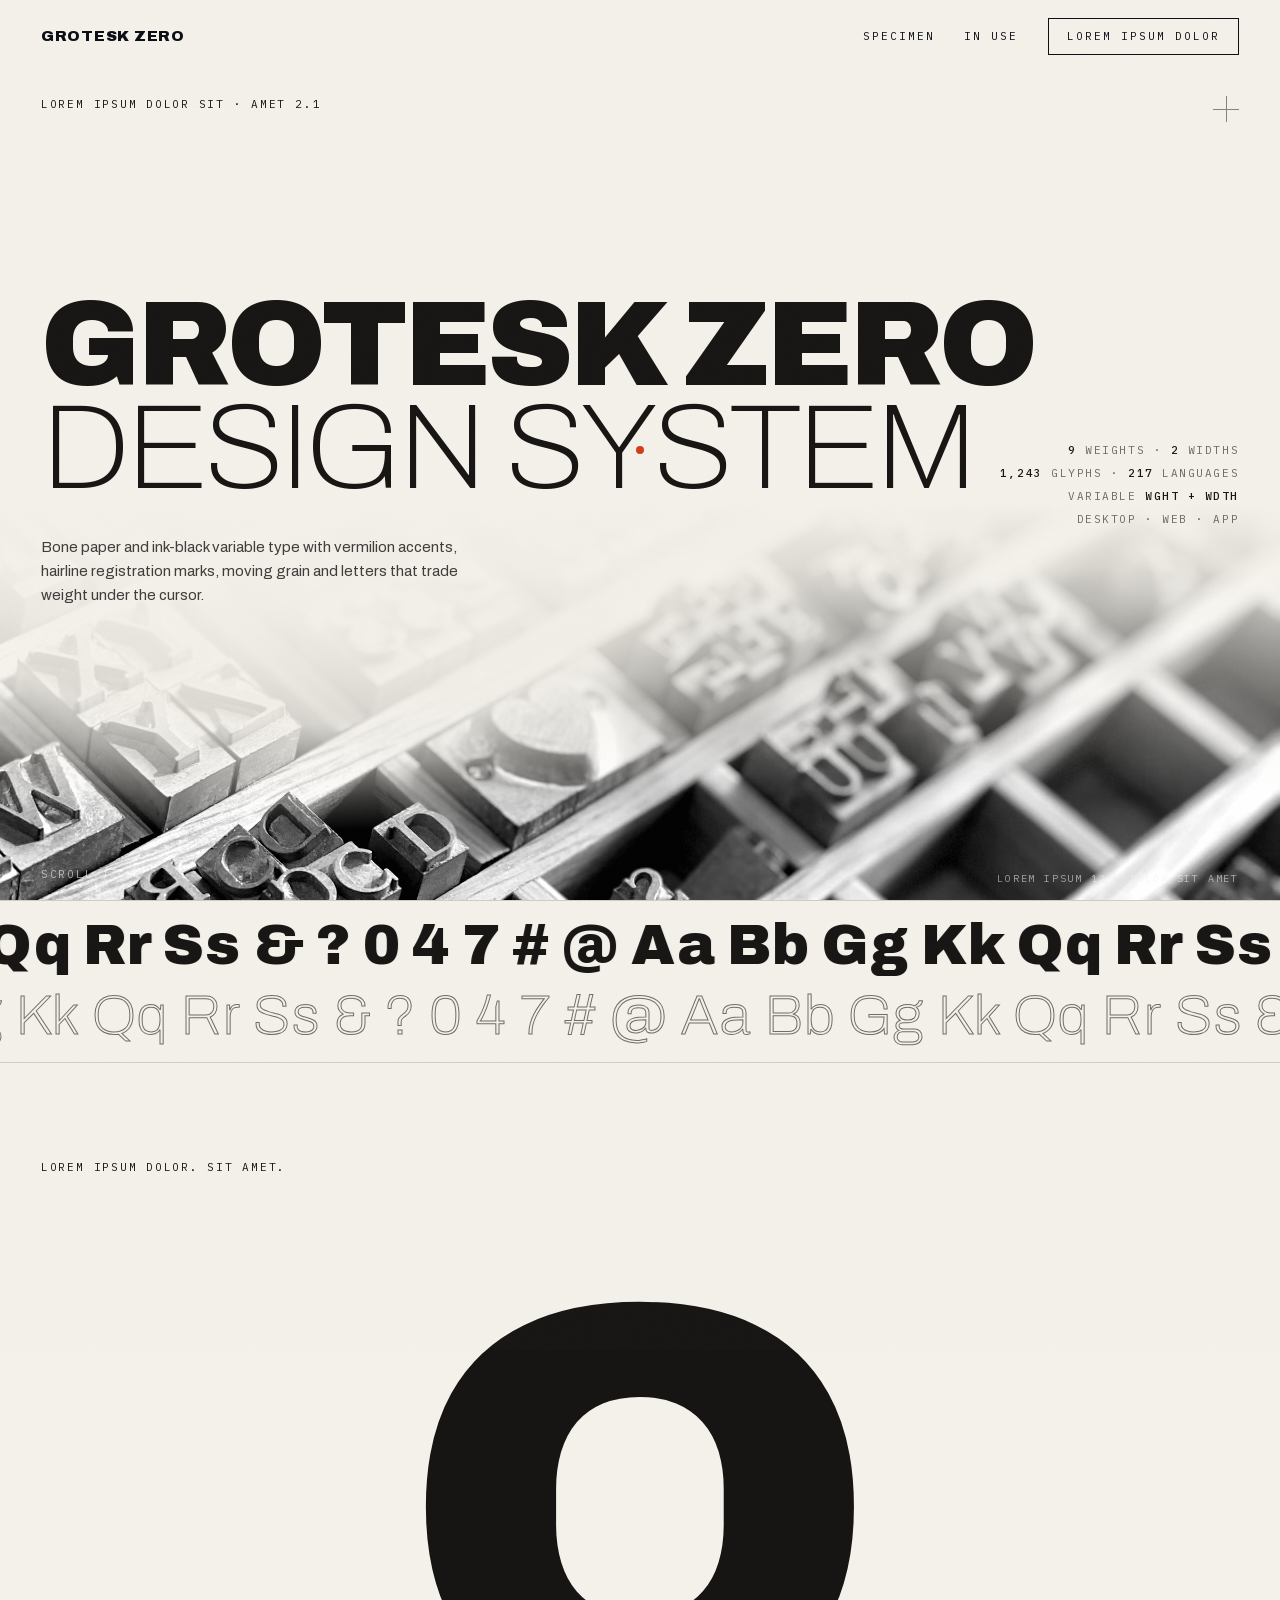
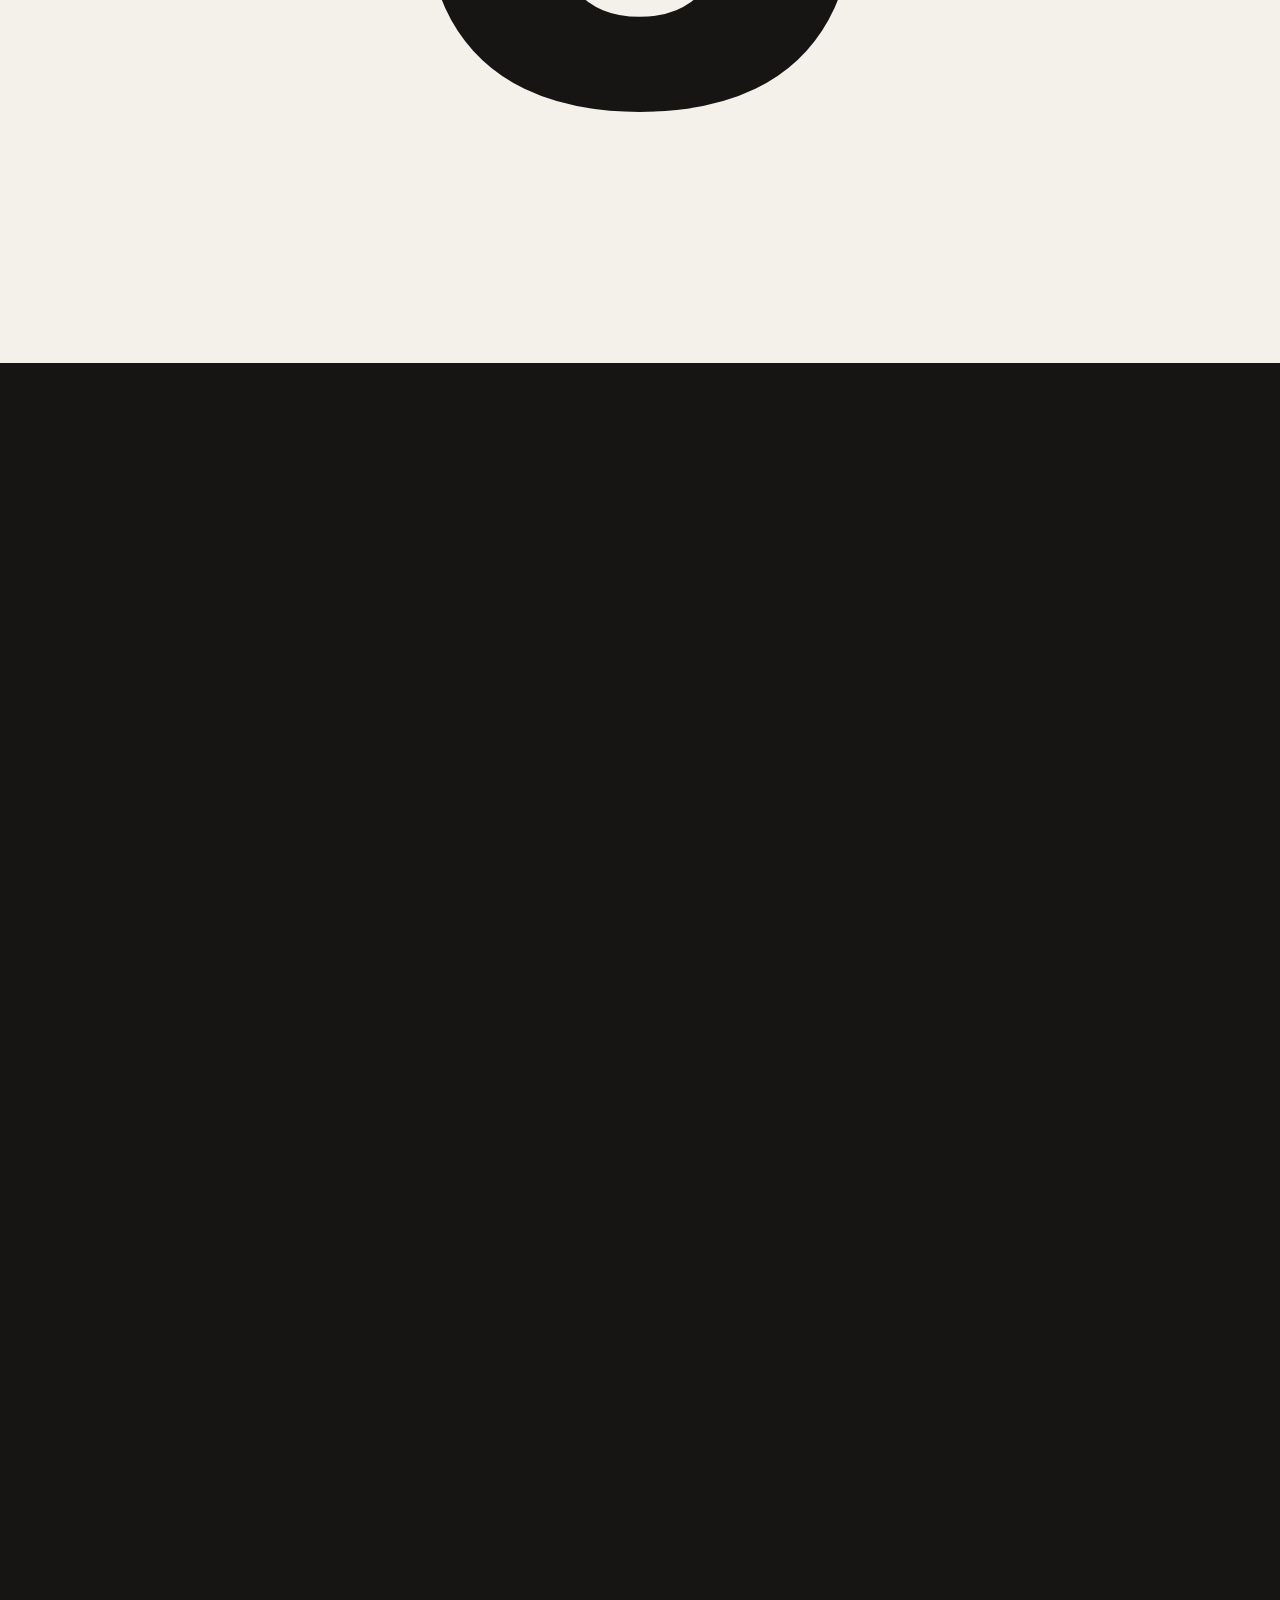
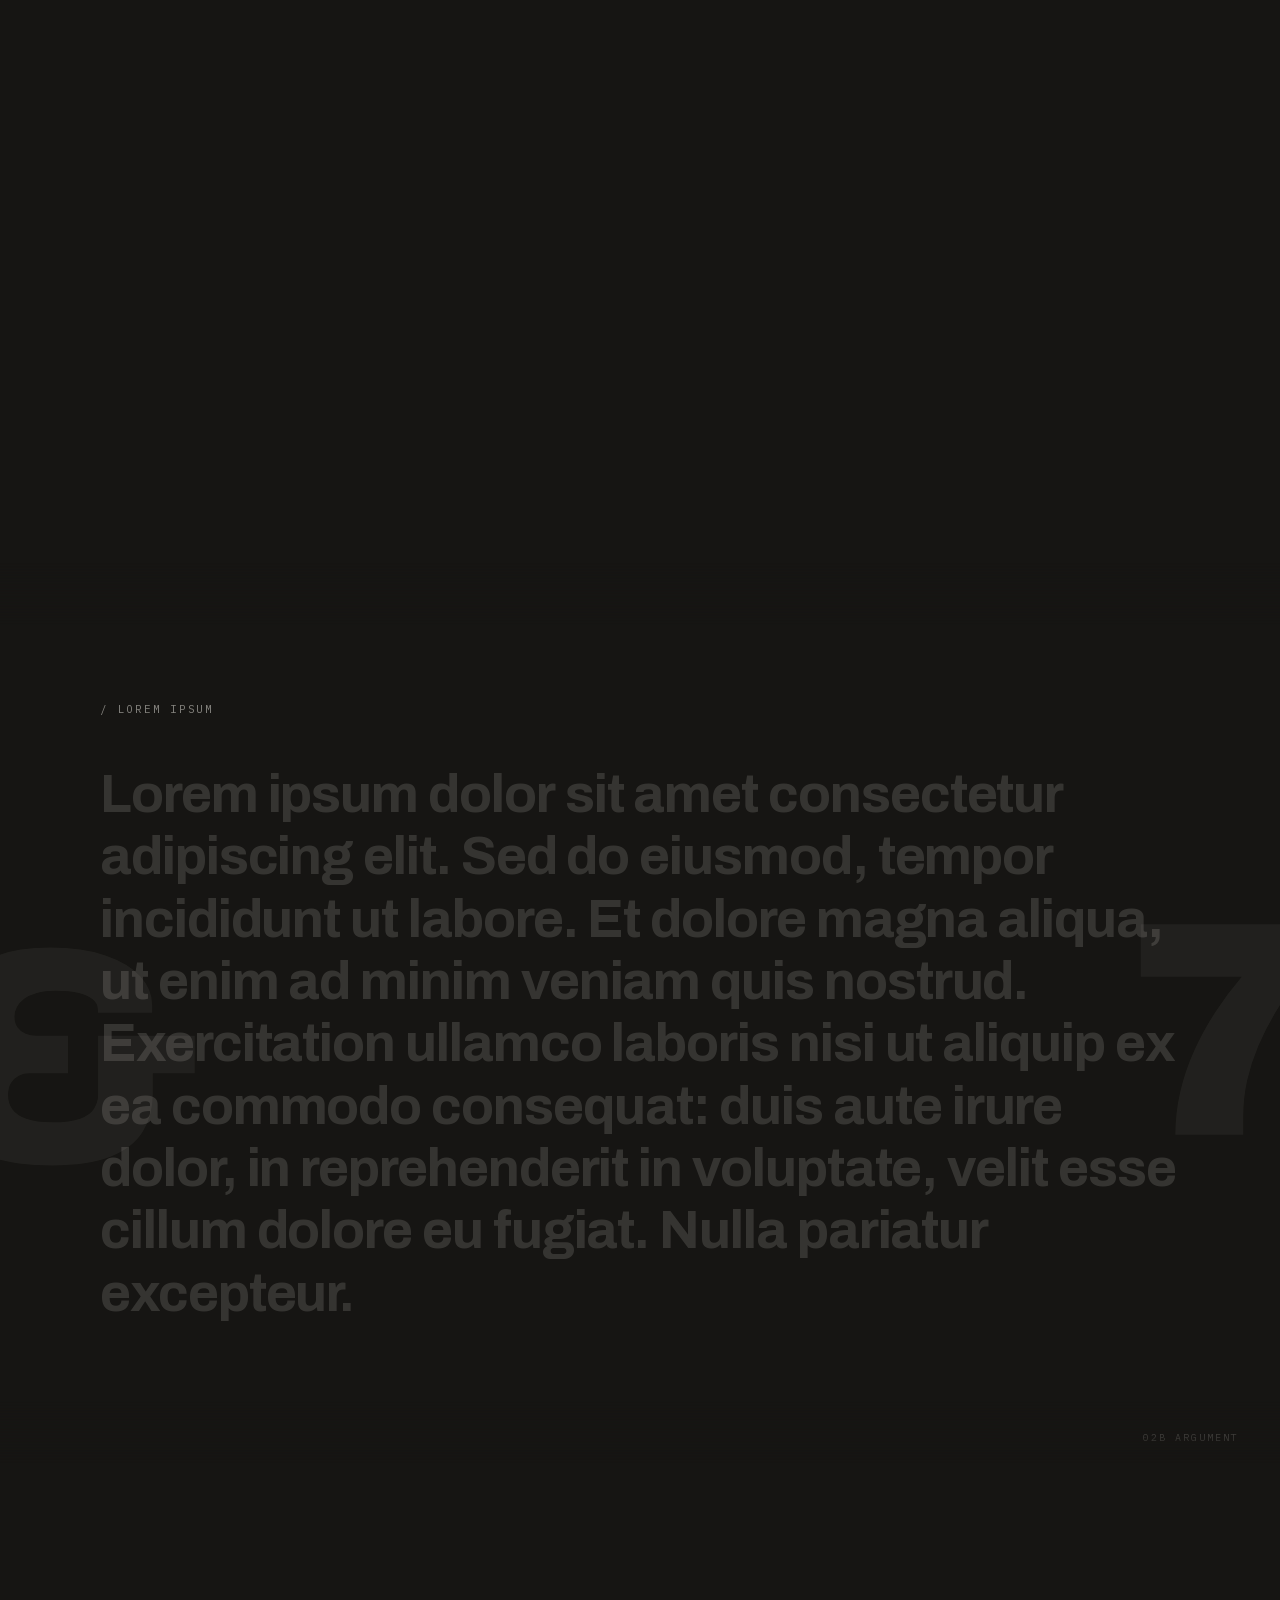
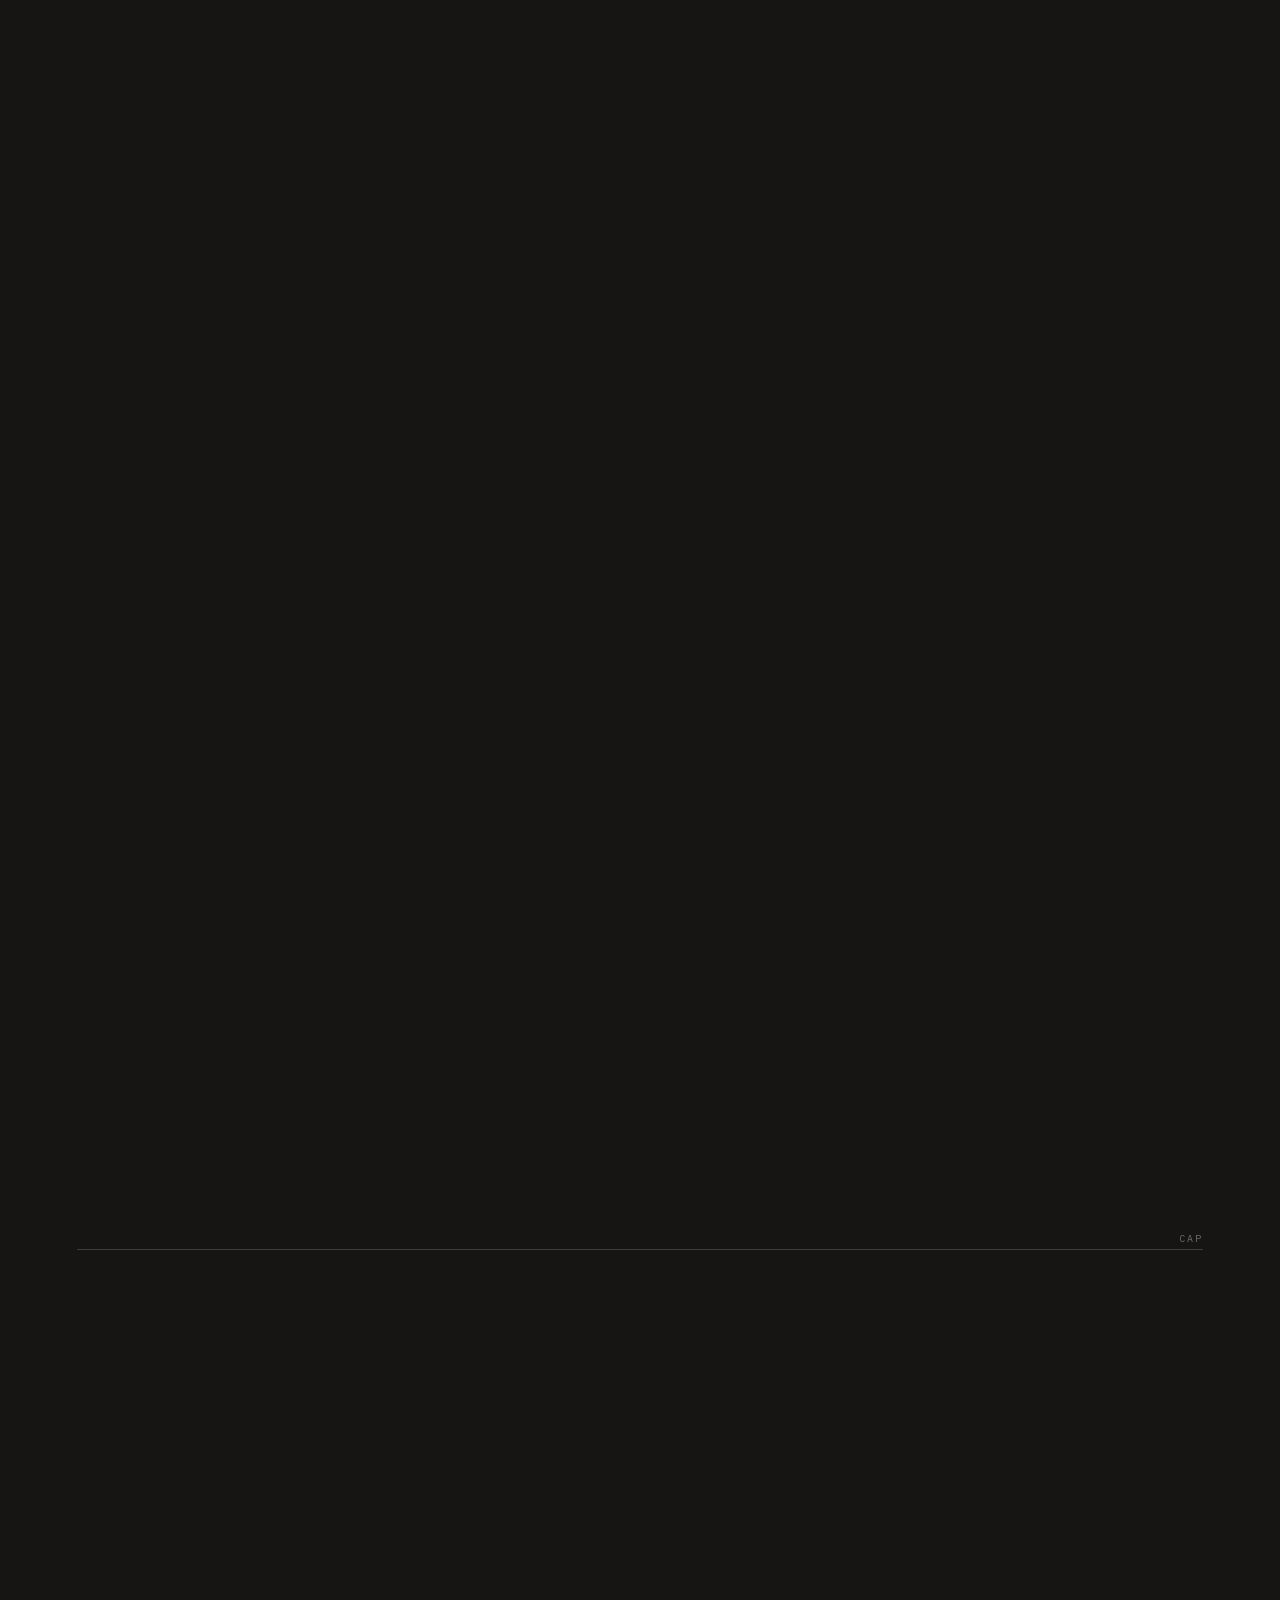
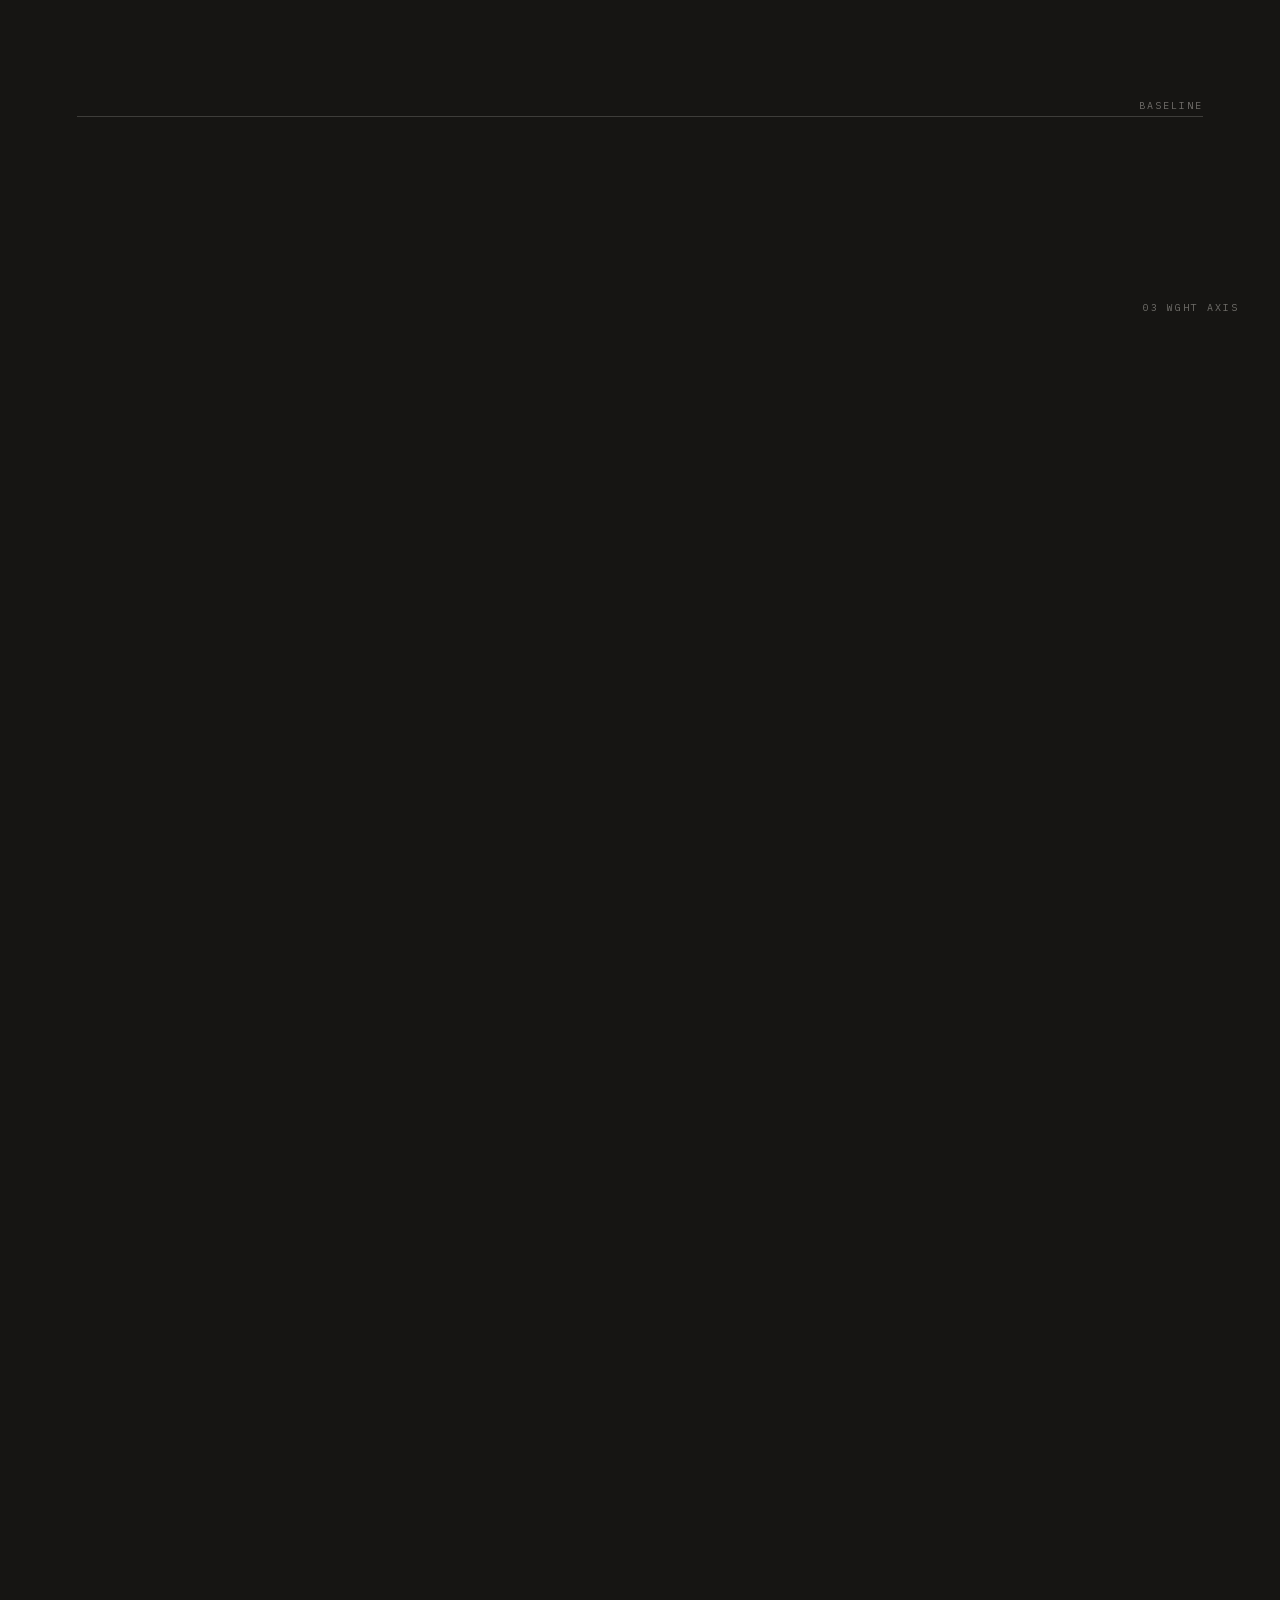
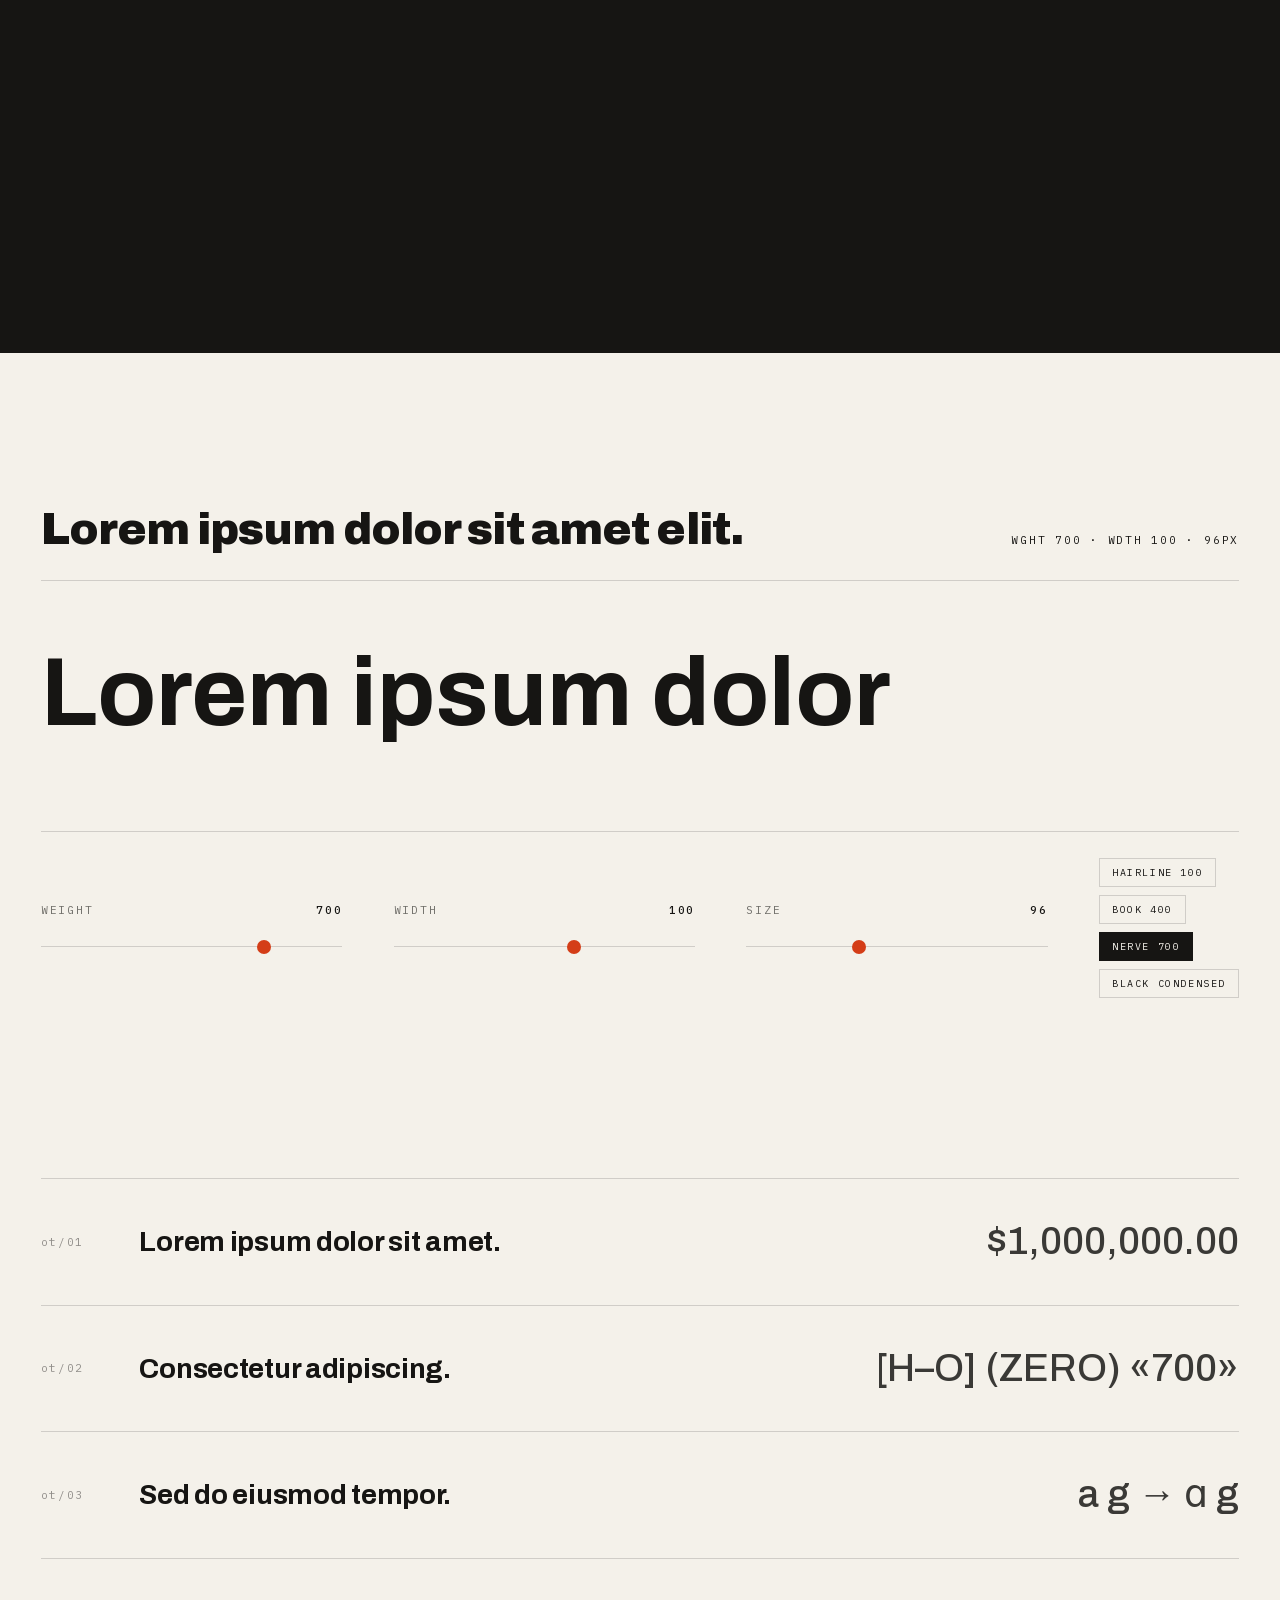
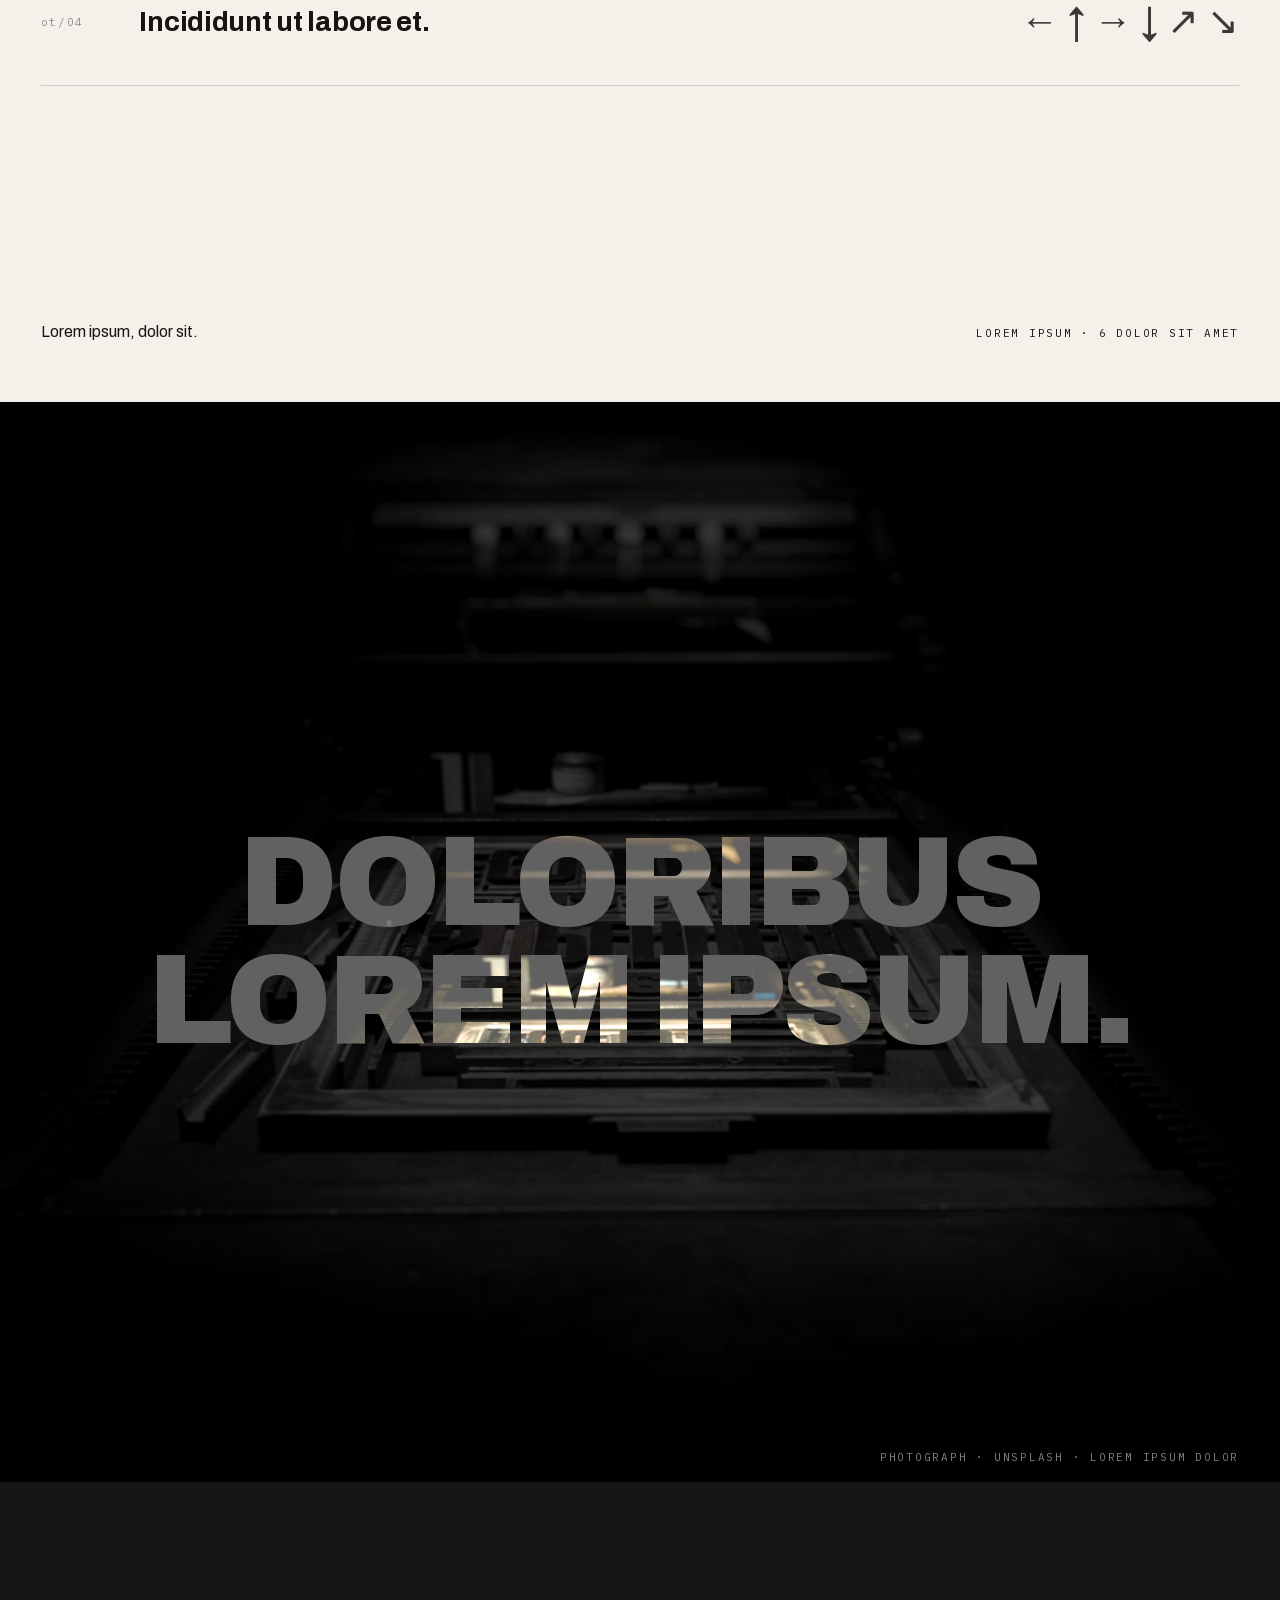
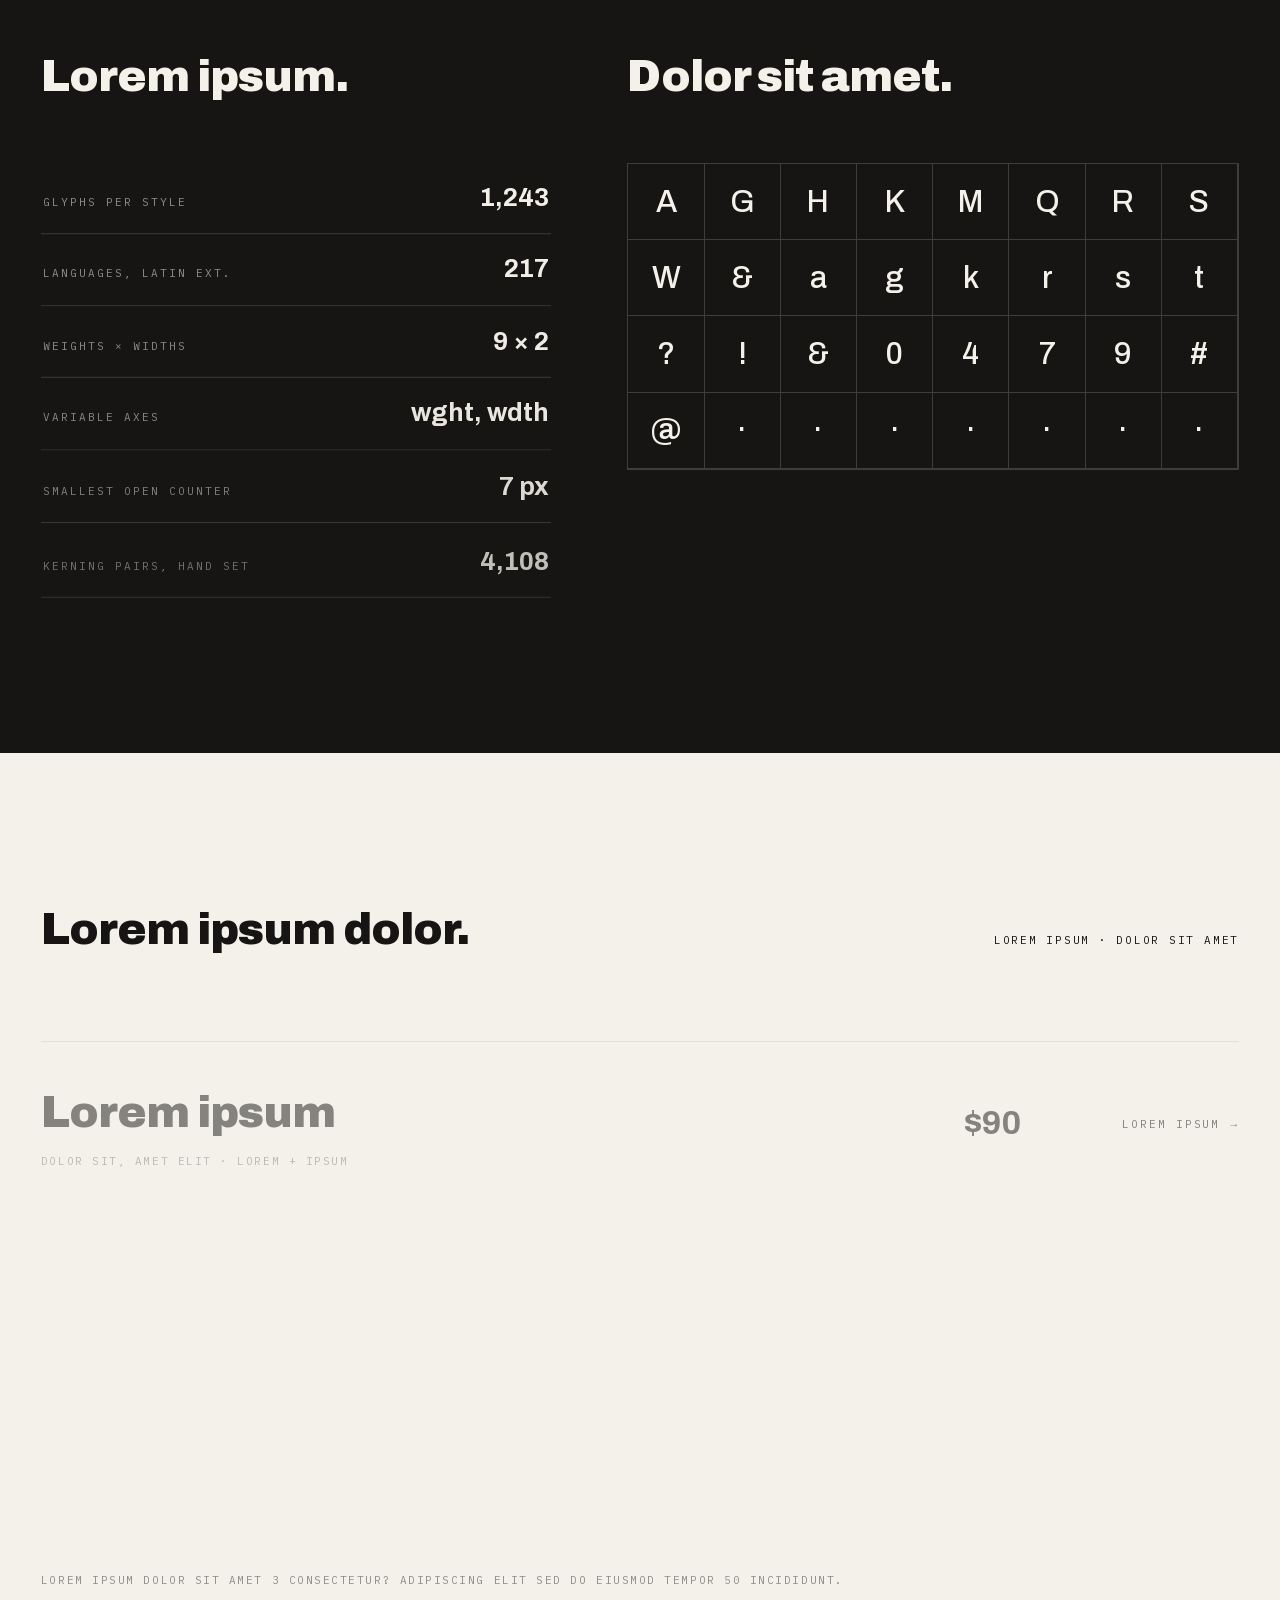
<file: grotesk-zero-45-design-system/assets/overview/index.html>
<!DOCTYPE html>
<html lang="en"><head><meta charset="UTF-8">
<meta name="viewport" content="width=device-width, initial-scale=1.0">
<title>Grotesk Zero Design System</title>
<meta name="description" content="Grotesk Zero. 9 weights, 2 widths, variable. A grotesk that holds its counters open at 7 pixels and its nerve at 700 weight. By Halftone Foundry.">
<link rel="icon" href="assets/grotesk-zero-45.aura.build/favicon.ico">
<link href="assets/fonts.googleapis.com/css2__q40e102bf.css" rel="stylesheet">
<link rel="stylesheet" href="assets/grotesk-zero-45.aura.build/grotesk.css">
<style>
/* design-system catalog bridge. Inside the catalog iframe the navbar is drawn by the catalog over
   this page (hidden here; it is fixed, so nothing moves). "bg" mode (Components view): the page
   parks at the top and only the hero stage stays visible: bone ground, registration cross, the
   dissolving photograph and the moving grain. */
html.ds-embed nav { visibility: hidden !important; }
/* the custom cursor dot waits for the first pointer move (the page parks it mid-screen until then,
   where it sat on the title in a capture) */
html.ds-embed:not(.ds-pointer) .cursor { opacity: 0; }
html.ds-bg-only { overflow: hidden; }
html.ds-bg-only .hero-kicker, html.ds-bg-only .hero-title, html.ds-bg-only .hero-sub, html.ds-bg-only .hero-meta,
html.ds-bg-only .hero-cue, html.ds-bg-only .hero-bed figcaption, html.ds-bg-only .veil, html.ds-bg-only .cursor,
html.ds-bg-only main > :not(.hero), html.ds-bg-only footer { visibility: hidden !important; }
</style>
<script>
(function () {
  if (window.parent === window) return;
  var root = document.documentElement, bg = false, saved = 0;
  root.classList.add('ds-embed');
  addEventListener('pointermove', function () { root.classList.add('ds-pointer'); }, { once: true, passive: true });
  function post(m) { try { window.parent.postMessage(m, '*'); } catch (e) {} }
  function jump(y) {
    try { if (typeof lenis !== 'undefined' && lenis) { lenis.scrollTo(y, { immediate: true, force: true }); } } catch (e) {}
    window.scrollTo({ top: y, behavior: 'instant' });
  }
  /* ready = fonts in and the intro finished (veil lift, hairlines, rows rising, photograph fade: ~3.1 s) */
  addEventListener('load', function () {
    var go = function () { setTimeout(function () { post({ ds: 'ready' }); }, 3300); };
    if (document.fonts && document.fonts.ready) document.fonts.ready.then(go, go); else go();
  });
  addEventListener('message', function (e) {
    var d = e.data;
    if (e.source !== window.parent || !d || !d.ds) return;
    if (d.ds === 'bg' && !bg) {
      saved = scrollY; bg = true; root.classList.add('ds-bg-only'); jump(0);
      try { if (typeof lenis !== 'undefined' && lenis) lenis.stop(); } catch (e2) {}
    } else if (d.ds === 'page' && bg) {
      bg = false; root.classList.remove('ds-bg-only');
      try { if (typeof lenis !== 'undefined' && lenis) lenis.start(); } catch (e3) {}
      jump(saved);
    }
  });
})();
</script>
<script src="assets/cdn.tailwindcss.com/3.4.17.js"></script>
</head>
<body>

<div class="cursor" id="cursor"></div>
<div class="veil" id="veil">
  <div class="mono">est. 2019 · lorem ipsum dolor sit amet elit</div>
  <div class="mark">HALFTONE FOUNDRY</div>
</div>

<nav>
  <a class="wordmark" href="#top">GROTESK ZERO</a>
  <div class="links">
    <a href="#tester">Specimen</a>
    <a href="#inuse">In use</a>
    <a href="#license" class="buy">Lorem Ipsum Dolor</a>
  </div>
</nav>

<main id="top">

  <header class="hero" id="hero">
    <span class="reg-v"></span><span class="reg-h"></span><span class="reg-cross"></span>
    <div class="hero-kicker mono">Lorem ipsum dolor sit · amet 2.1</div>
    <h1 class="hero-title" id="heroTitle" aria-label="Grotesk Zero">
      <span class="row"><span data-chars="GROTESK&nbsp;ZERO"></span></span>
      <span class="row thin"><span data-chars="DESIGN&nbsp;SYSTEM"></span></span>
    </h1>
    <figure class="hero-bed" id="heroBed">
      <img src="assets/images.unsplash.com/photo-1576529365111-4f58baa70f7a__qb3e613e5.avif" alt="A case of metal type sorts, Halftone archive" loading="eager">
      <figcaption>lorem ipsum 12 · dolor sit amet</figcaption>
    </figure>
    <p class="hero-sub" id="heroSub">Bone paper and ink-black variable type with vermilion accents,
      hairline registration marks, moving grain and letters that trade weight under the cursor.</p>
    <div class="hero-meta">
      <b>9</b> weights · <b>2</b> widths<br>
      <b>1,243</b> glyphs · <b>217</b> languages<br>
      variable <b>wght + wdth</b><br>
      desktop · web · app
    </div>
    <div class="hero-cue mono">Scroll ↓</div>
  </header>

  <div class="ribbons" aria-hidden="true">
    <div class="ribbon r1" id="ribbon1"></div>
    <div class="ribbon r2" id="ribbon2"></div>
  </div>

  <section id="portal">
    <div class="stage" id="portalStage">
      <div class="portal-eyebrow mono">Lorem ipsum dolor. Sit amet.</div>
      <div class="o-wrap" id="oWrap"><span class="o-glyph">O</span></div>
      <p class="portal-line mono" id="portalLine">lorem ipsum dolor sit amet elit.</p>
      <div class="shards" aria-hidden="true">
        <span class="shard s-deep" style="left:12%;top:70%">k</span>
        <span class="shard s-mid" style="left:64%;top:85%">R</span>
        <span class="shard s-near" style="left:30%;top:110%">g</span>
        <span class="shard s-deep" style="left:80%;top:120%">a</span>
        <span class="shard s-mid" style="left:8%;top:135%">Q</span>
      </div>
      <div class="scene-tag" style="color:var(--bone)">02 portal</div>
    </div>
  </section>

  <section id="manifesto">
    <div class="stage manifesto">
      <span class="mani-shard" style="right:-4vw;top:8%">7</span>
      <span class="mani-shard" style="left:-6vw;bottom:4%">&amp;</span>
      <div class="inner">
        <span class="mono">/ lorem ipsum</span>
        <p id="maniText">Lorem ipsum dolor sit amet consectetur adipiscing elit. Sed do eiusmod,
        tempor incididunt ut labore. Et dolore magna aliqua, ut enim ad minim veniam quis nostrud.
        Exercitation ullamco laboris nisi ut aliquip ex ea commodo consequat: duis aute irure dolor,
        in reprehenderit in voluptate, velit esse cillum dolore eu fugiat. Nulla pariatur excepteur.</p>
      </div>
      <div class="scene-tag" style="color:var(--bone)">02b argument</div>
    </div>
  </section>

  <section id="axis">
    <div class="stage">
      <span class="axis-rule" style="top:24%"><small>cap</small></span>
      <span class="axis-rule" style="bottom:24%"><small>baseline</small></span>
      <div class="zero-mask"><span id="zeroWord">ZERO</span></div>
      <div class="axis-hud" id="axisHud">
        <div class="axis-rail" id="axisRail"><span id="railTick"></span></div>
        <div class="axis-read"><span id="wghtNum">wght 100</span><span id="wghtName">hairline</span></div>
      </div>
      <div class="scene-tag" style="color:var(--bone)">03 wght axis</div>
    </div>
  </section>

  <section class="tester" id="tester">
    <div class="head">
      <h2>Lorem ipsum dolor sit amet elit.</h2>
      <span class="mono" id="testerRead">wght 700 · wdth 100 · 96px</span>
    </div>
    <div id="testerLine" contenteditable="true" spellcheck="false">Lorem ipsum dolor</div>
    <div class="tester-controls">
      <div class="ctl">
        <label>Weight <b id="rWght">700</b></label>
        <input type="range" id="cWght" min="100" max="900" step="1" value="700">
      </div>
      <div class="ctl">
        <label>Width <b id="rWdth">100</b></label>
        <input type="range" id="cWdth" min="62" max="125" step="1" value="100">
      </div>
      <div class="ctl">
        <label>Size <b id="rSize">96</b></label>
        <input type="range" id="cSize" min="24" max="220" step="1" value="96">
      </div>
      <div class="presets" id="presets">
        <button data-w="100" data-d="100">Hairline 100</button>
        <button data-w="400" data-d="100">Book 400</button>
        <button class="on" data-w="700" data-d="100">Nerve 700</button>
        <button data-w="900" data-d="62">Black condensed</button>
      </div>
    </div>
  </section>

  <section class="features">
    <div class="feat-row reveal">
      <span class="idx">ot/01</span><h3>Lorem ipsum dolor sit amet.</h3>
      <div class="demo tnum" data-anim="count">$1,000,000.00</div>
    </div>
    <div class="feat-row reveal">
      <span class="idx">ot/02</span><h3>Consectetur adipiscing.</h3>
      <div class="demo" data-anim="case">[H–O] (ZERO) «700»</div>
    </div>
    <div class="feat-row reveal">
      <span class="idx">ot/03</span><h3>Sed do eiusmod tempor.</h3>
      <div class="demo" data-anim="alt">a g → ɑ g</div>
    </div>
    <div class="feat-row reveal">
      <span class="idx">ot/04</span><h3>Incididunt ut labore et.</h3>
      <div class="demo" data-anim="arrows">← ↑ → ↓ ↗ ↘</div>
    </div>
  </section>

  <section id="inuse">
    <div class="head">
      <h2>Lorem ipsum, dolor sit.</h2>
      <span class="mono">lorem ipsum · 6 dolor sit amet</span>
    </div>
    <div class="h-pin" id="hPin">
      <div class="track" id="track">
        <figure class="frame w-a">
          <img src="assets/images.unsplash.com/photo-1446688568582-55ddb4b37cad__qe931cbf0.avif" alt="Wood letterpress type sorted in a case" loading="eager">
          <span class="num">01</span><figcaption class="cap">Lorem ipsum, dolor sit amet</figcaption>
        </figure>
        <figure class="frame w-b">
          <img src="assets/images.unsplash.com/photo-1543487945-139a97f387d5__q919ce66f.avif" alt="Poster wall" loading="lazy">
          <span class="num">02</span><figcaption class="cap">Consectetur elit, sed do eiusmod</figcaption>
        </figure>
        <figure class="frame w-c">
          <img src="assets/images.unsplash.com/photo-1522337094846-8a818192de1f__q919ce66f.avif" alt="Stack of printed magazines" loading="lazy">
          <span class="num">03</span><figcaption class="cap">Tempor incididunt, ut 01 to 09</figcaption>
        </figure>
        <figure class="frame w-b">
          <img src="assets/images.unsplash.com/photo-1496449903678-68ddcb189a24__q919ce66f.avif" alt="Neon sign typography" loading="lazy">
          <span class="num">04</span><figcaption class="cap">Labore et dolore, magna aliqua</figcaption>
        </figure>
        <figure class="frame w-a">
          <img src="assets/images.unsplash.com/photo-1512143889056-b57b4153f038__qe931cbf0.avif" alt="Open magazine editorial spread" loading="lazy">
          <span class="num">05</span><figcaption class="cap">Ut enim ad minim, veniam quis nostrud</figcaption>
        </figure>
        <figure class="frame w-c">
          <img src="assets/images.unsplash.com/photo-1436918898788-ebce04d38e46__q919ce66f.avif" alt="Letterpress print detail" loading="lazy">
          <span class="num">06</span><figcaption class="cap">Exercitation No. 0, ullamco laboris</figcaption>
        </figure>
      </div>
    </div>
  </section>

  <section class="interlude" id="interlude">
    <img id="interImg" src="assets/images.unsplash.com/photo-1471890701797-59336a877de4__qb3920c98.avif" alt="Letterpress printing press detail" loading="lazy">
    <div class="knock"><div class="fill"><span>DOLORIBUS</span><span>LOREM IPSUM.</span></div></div>
    <span class="credit mono">photograph · unsplash · lorem ipsum dolor</span>
  </section>

  <section class="ledger">
    <div class="grid2">
      <div>
        <h2>Lorem ipsum.</h2>
        <div class="led-row reveal"><span class="k">Glyphs per style</span><span class="v">1,243</span></div>
        <div class="led-row reveal"><span class="k">Languages, Latin ext.</span><span class="v">217</span></div>
        <div class="led-row reveal"><span class="k">Weights × widths</span><span class="v">9 × 2</span></div>
        <div class="led-row reveal"><span class="k">Variable axes</span><span class="v">wght, wdth</span></div>
        <div class="led-row reveal"><span class="k">Smallest open counter</span><span class="v">7 px</span></div>
        <div class="led-row reveal"><span class="k">Kerning pairs, hand set</span><span class="v">4,108</span></div>
      </div>
      <div>
        <h2>Dolor sit amet.</h2>
        <div class="glyphs" id="glyphGrid"></div>
      </div>
    </div>
  </section>

  <section class="license" id="license">
    <div class="head">
      <h2>Lorem ipsum dolor.</h2>
      <span class="mono">lorem ipsum · dolor sit amet</span>
    </div>
    <div class="lic-row reveal">
      <div><h3>Lorem ipsum</h3><p>Dolor sit, amet elit · lorem + ipsum</p></div>
      <span class="price">$90</span>
      <span class="go">Lorem ipsum <i>→</i></span>
    </div>
    <div class="lic-row reveal">
      <div><h3>Dolor sit amet</h3><p>18 lorem · ipsum + dolor + sit</p></div>
      <span class="price">$480</span>
      <span class="go">Dolor sit amet <i>→</i></span>
    </div>
    <div class="lic-row reveal">
      <div><h3>Consectetur elit</h3><p>Sed do eiusmod tempor + 18 labore · dolore, magna</p></div>
      <span class="price">$640</span>
      <span class="go">Sed eiusmod <i>→</i></span>
    </div>
    <p class="lic-note">Lorem ipsum dolor sit amet 3 consectetur? Adipiscing elit sed do eiusmod tempor 50 incididunt.</p>
  </section>

</main>

<footer id="footer">
  <span class="foot-zero" aria-hidden="true">0</span>
  <span class="foot-cross"></span>
  <div>
    <div class="mono" style="margin-bottom:3vh;opacity:.85">Halftone Foundry · Grotesk Zero 2.1</div>
    <div class="foot-mark" id="footMark" aria-label="Grotesk Zero"></div>
    <a class="foot-cta" href="#tester">Lorem ipsum dolor <span>→</span></a>
  </div>
  <div class="foot-cols">
    <span>Halftone Foundry is a fictional foundry.<br>Built by Claude Fable 5 as a production demo.</span>
    <span>Typeface on this page: Archivo variable<br>standing in for Grotesk Zero</span>
    <span>Photography: Unsplash, interim<br>to be replaced with art-directed shots</span>
    <span>No cookies. No tracking.<br>Just type.</span>
  </div>
</footer>

<script src="assets/cdn.jsdelivr.net/npm/gsap@3.12.5/dist/gsap.min.js"></script>
<script src="assets/cdn.jsdelivr.net/npm/gsap@3.12.5/dist/ScrollTrigger.min.js"></script>
<script src="assets/cdn.jsdelivr.net/npm/lenis@1.1.14/dist/lenis.min.js"></script>
<script>
"use strict";
gsap.registerPlugin(ScrollTrigger);
const reduce = matchMedia("(prefers-reduced-motion: reduce)").matches;
const touch = matchMedia("(pointer: coarse)").matches;
const $ = s => document.querySelector(s);
const $$ = s => [...document.querySelectorAll(s)];

/* ---------- substrate ---------- */
let lenis = null;
if (!reduce) {
  lenis = new Lenis({ duration: 1.1, smoothWheel: true });
  lenis.on("scroll", ScrollTrigger.update);
  gsap.ticker.add(t => lenis.raf(t * 1000));
  gsap.ticker.lagSmoothing(0);
}

/* ---------- cursor ---------- */
if (!touch && !reduce) {
  const cur = $("#cursor");
  let cx = innerWidth / 2, cy = innerHeight / 2, tx = cx, ty = cy;
  addEventListener("pointermove", e => { tx = e.clientX; ty = e.clientY; });
  gsap.ticker.add(() => {
    cx += (tx - cx) * 0.22; cy += (ty - cy) * 0.22;
    cur.style.transform = `translate(${cx}px,${cy}px) translate(-50%,-50%)`;
  });
  $$("a,button,.lic-row,.glyph,input,[contenteditable]").forEach(el => {
    el.addEventListener("pointerenter", () => cur.classList.add("is-link"));
    el.addEventListener("pointerleave", () => cur.classList.remove("is-link"));
  });
} else { $("#cursor").style.display = "none"; }

/* ---------- hero: build chars + entrance ---------- */
$$(".hero-title [data-chars]").forEach(row => {
  row.innerHTML = row.dataset.chars.split("").map(c => `<span class="ch">${c}</span>`).join("");
});
const veil = $("#veil");
if (reduce) { veil.remove(); }
else {
  const intro = gsap.timeline({ delay: 0.25 });
  intro.to(veil, { yPercent: -100, duration: 0.9, ease: "power3.inOut" })
    .set(veil, { display: "none" })
    .from(".reg-v", { scaleY: 0, duration: 1.0, ease: "expo.out" }, "-=0.45")
    .from(".reg-h", { scaleX: 0, duration: 1.0, ease: "expo.out" }, "<")
    .to(".reg-cross", { opacity: 0.5, duration: 0.6 }, "<0.3")
    .to(".hero-title .row > span", { y: 0, duration: 1.1, ease: "expo.out", stagger: 0.12 }, "-=0.7")
    .to("#heroSub", { opacity: 1, y: 0, duration: 0.8, ease: "expo.out" }, "-=0.5")
    .to(".hero-bed", { opacity: 1, duration: 1.4, ease: "power2.out" }, "-=0.9");
}

/* hero: cursor proximity drives per-glyph weight (the variable axis, felt) */
const heroChs = $$("#heroTitle .ch");
if (!touch && !reduce && heroChs.length) {
  let hx = -9999, hy = -9999, heroOn = false;
  const hero = $("#hero");
  hero.addEventListener("pointermove", e => { hx = e.clientX; hy = e.clientY; heroOn = true; });
  hero.addEventListener("pointerleave", () => { heroOn = false; });
  const states = heroChs.map(ch => ({ ch, w: ch.closest(".row").classList.contains("thin") ? 100 : 900,
    base: ch.closest(".row").classList.contains("thin") ? 100 : 900 }));
  gsap.ticker.add(() => {
    for (const s of states) {
      let target = s.base;
      if (heroOn) {
        const r = s.ch.getBoundingClientRect();
        const d = Math.hypot(hx - (r.left + r.width / 2), hy - (r.top + r.height / 2));
        const f = Math.max(0, 1 - d / 340);
        target = s.base === 900 ? 900 - 800 * f : 100 + 800 * f;  /* bold thins, thin bolds */
      }
      s.w += (target - s.w) * 0.16;
      s.ch.style.fontVariationSettings = `'wght' ${s.w.toFixed(0)}, 'wdth' 100`;
    }
  });
}

/* ---------- ribbons: infinite + scroll-velocity coupling ---------- */
const GLYPH_LINE = "Aa Bb Gg Kk Qq Rr Ss &amp; ? 0 4 7 # @ ";
["#ribbon1", "#ribbon2"].forEach((sel, i) => {
  const el = $(sel);
  el.innerHTML = `<span>${GLYPH_LINE.repeat(6)}</span><span>${GLYPH_LINE.repeat(6)}</span>`;
});
if (!reduce) {
  const r1 = { x: 0 }, r2 = { x: -50 };
  let vel = 0;
  ScrollTrigger.create({ onUpdate: self => { vel = self.getVelocity() / 4000; } });
  gsap.ticker.add((t, dt) => {
    const base = dt * 0.0022;
    r1.x -= base * (1 + Math.min(Math.abs(vel), 3)); if (r1.x <= -50) r1.x += 50;
    r2.x += base * (1 + Math.min(Math.abs(vel), 3)); if (r2.x >= 0) r2.x -= 50;
    $("#ribbon1").style.transform = `translate3d(${r1.x}%,0,0)`;
    $("#ribbon2").style.transform = `translate3d(${r2.x}%,0,0)`;
  });
}

/* ---------- portal: through the counter, palette flips on the stroke ---------- */
{
  const stage = $("#portalStage"), oWrap = $("#oWrap"), line = $("#portalLine");
  const oGlyph = stage.querySelector(".o-glyph");
  const shards = $$(".shard");
  const prox = { p: 0 };
  const eyebrow = stage.querySelector(".portal-eyebrow");
  const FLIP = 0.69;                     /* flip only once the stroke owns every pixel */
  if (!reduce) {
    /* the trigger spans slide-in AND pin (300vh): the O is already growing while
       the stage enters, and the interior is still moving when it leaves */
    gsap.to(prox, {
      p: 1, ease: "none",
      scrollTrigger: { trigger: "#portal", start: "top bottom", end: "bottom bottom", scrub: 0.6,
        invalidateOnRefresh: true },
      onUpdate: () => {
        const p = prox.p;
        const travel = Math.min(Math.max((p - 0.15) / 0.597, 0), 1);
        if (p < FLIP + 0.03) {                         /* stop paying layout cost once hidden */
          const fs = 64 * Math.pow(46, travel);        /* exponential = constant z-speed */
          const dx = 36 * gsap.parseEase("power2.inOut")(Math.min(Math.max((travel - 0.1) / 0.7, 0), 1));
          oGlyph.style.fontSize = fs.toFixed(2) + "vmin";
          oWrap.style.transform = `translate3d(${dx.toFixed(2)}%,0,0)`;
        }
        eyebrow.style.opacity = 1 - Math.min(Math.max((p - 0.42) / 0.16, 0), 1);
        stage.classList.toggle("inked", p >= FLIP);
        /* shards travel from long BEFORE they are visible: the develop reveals
           them already mid-flight, in step with the zoom, never parked */
        const ip = Math.min(Math.max((p - 0.40) / 0.60, 0), 1);
        const lk = Math.min(Math.max((p - 0.66) / 0.10, 0), 1);
        line.style.opacity = lk;
        line.style.transform = `translate(-50%,-50%) translateY(${(1 - lk) * 22}px)`;
        shards.forEach((sh, i) => {
          const depth = sh.classList.contains("s-near") ? 190 : sh.classList.contains("s-mid") ? 130 : 85;
          const drift = (i % 2 ? 1 : -1) * ip * 7;
          sh.style.transform = `translate3d(${drift.toFixed(2)}vw,${(-ip * depth).toFixed(2)}vh,0)`;
        });
        /* continuous develop to ink: the bone outside the bowl darkens in sync
           with the zoom, so there is no discrete flip frame at all */
        stage.style.backgroundColor = gsap.utils.interpolate("#f4f1ea", "#161513")(
          Math.min(Math.max((p - 0.613) / 0.077, 0), 1));
        oWrap.style.opacity = p >= FLIP ? 0 : 1;       /* glyph has merged into the room */
      }
    });
  } else { stage.classList.add("inked"); stage.style.backgroundColor = "#161513"; oWrap.style.display = "none"; line.style.opacity = 1; }
}

/* ---------- manifesto: word-breath ---------- */
{
  const p = $("#maniText");
  p.innerHTML = p.textContent.trim().split(/\s+/).map(w => `<span class="w">${w}</span>`).join(" ");
  const words = $$("#maniText .w");
  if (!reduce) {
    ScrollTrigger.create({
      trigger: "#manifesto", start: "top 85%", end: "bottom bottom", scrub: 0.4,
      onUpdate: self => {
        const k = Math.min(Math.max((self.progress - 0.05) / 0.75, 0), 1);
        const n = Math.floor(k * words.length);
        words.forEach((w, i) => w.classList.toggle("on", i < n));
      }
    });
    $$(".mani-shard").forEach((sh, i) => gsap.fromTo(sh,
      { yPercent: i ? -70 : 80 },
      { yPercent: i ? 80 : -100, ease: "none",
        scrollTrigger: { trigger: "#manifesto", start: "top bottom", end: "bottom top", scrub: true } }));
  } else words.forEach(w => w.classList.add("on"));
}

/* ---------- weight axis: nine detents ---------- */
{
  const NAMES = ["hairline","thin","light","book","regular","medium","nerve","bold","black"];
  const word = $("#zeroWord"), hud = $("#axisHud"), tick = $("#railTick"),
        num = $("#wghtNum"), name = $("#wghtName"), rail = $("#axisRail");
  for (let i = 0; i < 9; i++) { const n = document.createElement("i"); n.style.left = (i / 8 * 100) + "%"; rail.appendChild(n); }
  let detent = -1;
  const apply = idx => {
    if (idx === detent) return; detent = idx;
    const w = 100 + idx * 100;
    word.style.fontVariationSettings = `'wght' ${w}`;
    num.textContent = "wght " + w;
    name.textContent = NAMES[idx];
    name.classList.remove("stamped"); void name.offsetWidth; name.classList.add("stamped");
  };
  if (!reduce) {
    const st = { p: 0 };
    /* trigger spans slide-in AND pin: the word is already rising during the
       transition, detents run across the dwell */
    gsap.to(st, { p: 1, ease: "none",
      scrollTrigger: { trigger: "#axis", start: "top bottom", end: "bottom bottom", scrub: 0.5, invalidateOnRefresh: true },
      onUpdate: () => {
        const p = st.p;
        const rev = gsap.parseEase("expo.out")(Math.min(Math.max((p - 0.08) / 0.34, 0), 1));
        word.style.transform = `translateY(${(1 - rev) * 115}%)`;
        hud.style.opacity = Math.min(Math.max((p - 0.30) / 0.12, 0), 1);
        const wp = Math.min(Math.max((p - 0.44) / 0.52, 0), 1);
        apply(Math.round(wp * 8));
        tick.style.left = (wp * 100) + "%";
      } });
  } else { word.style.transform = "none"; hud.style.opacity = 1; apply(4); }
}

/* ---------- tester (real component) ---------- */
{
  const line = $("#testerLine"), read = $("#testerRead");
  const cW = $("#cWght"), cD = $("#cWdth"), cS = $("#cSize");
  const rW = $("#rWght"), rD = $("#rWdth"), rS = $("#rSize");
  const state = { w: 700, d: 100, s: 96 };
  const render = () => {
    line.style.fontVariationSettings = `'wght' ${state.w}, 'wdth' ${state.d}`;
    line.style.fontSize = state.s + "px";
    rW.textContent = state.w; rD.textContent = state.d; rS.textContent = state.s;
    read.innerHTML = `wght ${state.w} &middot; wdth ${state.d} &middot; ${state.s}px`;
  };
  cW.addEventListener("input", () => { state.w = +cW.value; render(); clearPreset(); });
  cD.addEventListener("input", () => { state.d = +cD.value; render(); clearPreset(); });
  cS.addEventListener("input", () => { state.s = +cS.value; render(); });
  const presets = $$("#presets button");
  const clearPreset = () => presets.forEach(b => b.classList.remove("on"));
  presets.forEach(b => b.addEventListener("click", () => {
    clearPreset(); b.classList.add("on");
    gsap.to(state, { w: +b.dataset.w, d: +b.dataset.d, duration: 0.6, ease: "expo.out",
      onUpdate: () => { state.w = Math.round(state.w); state.d = Math.round(state.d);
        cW.value = state.w; cD.value = state.d; render(); } });
  }));
  line.addEventListener("paste", e => { e.preventDefault();
    document.execCommand("insertText", false, (e.clipboardData || window.clipboardData).getData("text/plain")); });
  render();
}

/* ---------- features: hover demos ---------- */
{
  const anims = {
    count: el => { const o = { n: 0 }; const final = 1000000;
      gsap.to(o, { n: final, duration: 0.9, ease: "power2.out",
        onUpdate: () => el.textContent = "$" + o.n.toLocaleString("en-US", { minimumFractionDigits: 2, maximumFractionDigits: 2 }) }); },
    case: el => gsap.fromTo(el, { letterSpacing: "0.2em", opacity: 0.4 }, { letterSpacing: "0em", opacity: 1, duration: 0.6, ease: "expo.out" }),
    alt: el => gsap.fromTo(el, { fontVariationSettings: "'wght' 100" }, { fontVariationSettings: "'wght' 800", duration: 0.7, ease: "expo.out" }),
    arrows: el => gsap.fromTo(el, { x: -16, opacity: 0.3 }, { x: 0, opacity: 1, duration: 0.5, ease: "back.out(1.6)" }),
  };
  $$(".feat-row").forEach(row => {
    const demo = row.querySelector(".demo");
    const kind = demo.dataset.anim;
    const orig = demo.innerHTML;
    row.addEventListener("pointerenter", () => { if (!reduce && anims[kind]) anims[kind](demo); });
    row.addEventListener("pointerleave", () => { if (kind === "count") demo.innerHTML = orig; });
  });
}

/* ---------- in use: pinned horizontal + inner parallax ---------- */
{
  const track = $("#track");
  if (!reduce) {
    const dist = () => track.scrollWidth - innerWidth;
    const move = gsap.to(track, { x: () => -dist(), ease: "none",
      scrollTrigger: { trigger: "#hPin", start: "top 12%", end: () => "+=" + dist(),
        pin: true, scrub: 0.6, invalidateOnRefresh: true } });
    $$(".frame").forEach(f => {
      gsap.fromTo(f, { clipPath: "inset(0 0 0 28%)" }, { clipPath: "inset(0 0 0 0%)", duration: 1, ease: "expo.out",
        scrollTrigger: { trigger: f, containerAnimation: move, start: "left 90%" } });
      gsap.fromTo(f.querySelector("img"), { xPercent: -8 }, { xPercent: 0, ease: "none",
        scrollTrigger: { trigger: f, containerAnimation: move, start: "left right", end: "right left", scrub: true } });
    });
  }
}

/* ---------- interlude parallax ---------- */
if (!reduce) {
  gsap.fromTo("#interImg", { yPercent: -8 }, { yPercent: 8, ease: "none",
    scrollTrigger: { trigger: "#interlude", start: "top bottom", end: "bottom top", scrub: true } });
  gsap.fromTo(".knock .fill span:nth-child(1)", { backgroundPositionY: "36%" }, { backgroundPositionY: "48%", ease: "none",
    scrollTrigger: { trigger: "#interlude", start: "top bottom", end: "bottom top", scrub: true } });
  gsap.fromTo(".knock .fill span:nth-child(2)", { backgroundPositionY: "48%" }, { backgroundPositionY: "60%", ease: "none",
    scrollTrigger: { trigger: "#interlude", start: "top bottom", end: "bottom top", scrub: true } });
  gsap.from(".interlude .knock span", { yPercent: 70, opacity: 0, stagger: 0.16, duration: 1.5, ease: "expo.out",
    scrollTrigger: { trigger: "#interlude", start: "top 78%" } });
}

/* ---------- glyph grid ---------- */
{
  const chars = "AGHKMQRSW&agkrst?!&0479#@";
  const grid = $("#glyphGrid");
  chars.split("").forEach(c => { const d = document.createElement("span");
    d.className = "glyph"; d.textContent = c; grid.appendChild(d); });
  /* pad to full rows of 8 */
  while (grid.children.length % 8) { const d = document.createElement("span");
    d.className = "glyph"; d.innerHTML = "&middot;"; grid.appendChild(d); }
  if (!reduce) {
    gsap.to(".glyph", { opacity: 1, scale: 1, duration: 0.5, ease: "back.out(1.5)",
      stagger: { each: 0.018, grid: "auto", from: "random" },
      scrollTrigger: { trigger: "#glyphGrid", start: "top 78%" } });
  } else $$(".glyph").forEach(g => { g.style.opacity = 1; g.style.transform = "none"; });
}

/* ---------- generic reveals ---------- */
if (!reduce) {
  ScrollTrigger.batch(".reveal", { start: "top 88%",
    onEnter: els => gsap.from(els, { y: 30, autoAlpha: 0, duration: 0.7, ease: "expo.out", stagger: 0.08 }) });
}

/* ---------- footer wordmark: weight follows cursor X ---------- */
{
  const mark = $("#footMark");
  mark.innerHTML = "GROTESK ZERO".split("").map(c =>
    c === " " ? "&nbsp;" : `<span class="fch">${c}</span>`).join("");
  const fchs = $$("#footMark .fch");
  if (!touch && !reduce) {
    addEventListener("pointermove", e => {
      const t = e.clientX / innerWidth;
      fchs.forEach((ch, i) => {
        const pos = i / (fchs.length - 1);
        const d = Math.abs(pos - t);
        const w = 900 - Math.min(d * 2.2, 1) * 750;
        ch.style.fontVariationSettings = `'wght' ${w.toFixed(0)}`;
      });
    });
  }
}

/* footer ghost zero drifts up as the page uncovers it */
if (!reduce) {
  gsap.fromTo(".foot-zero", { yPercent: 16 }, { yPercent: -6, ease: "none",
    scrollTrigger: { trigger: "#footer", start: "top bottom", end: "bottom bottom", scrub: true } });
}

addEventListener("load", () => ScrollTrigger.refresh());
</script>


</body></html>
</file>
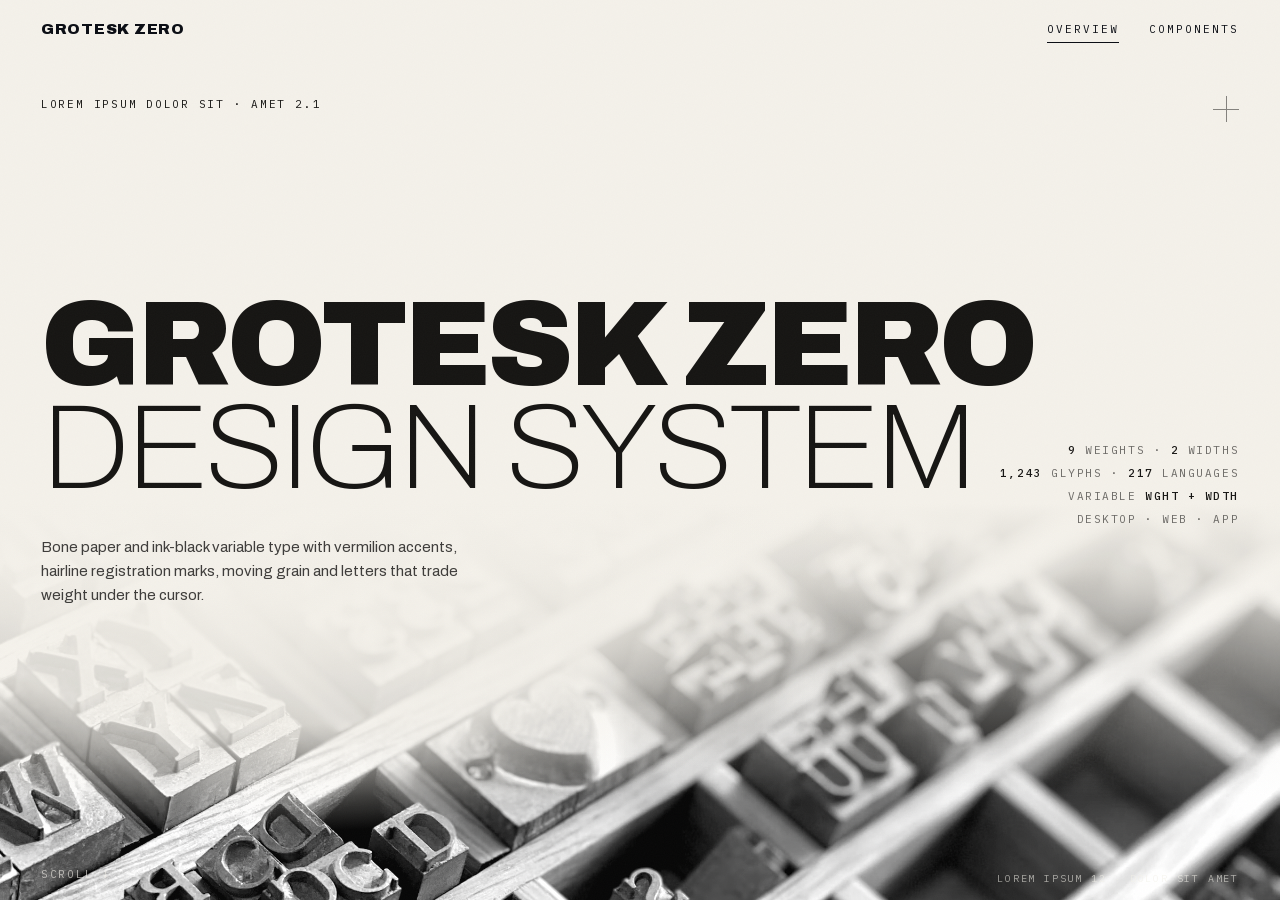
<file: grotesk-zero-45-design-system/design-system.html>
<!DOCTYPE html>
<html lang="en">
<head>
<meta charset="utf-8">
<meta name="viewport" content="width=device-width,initial-scale=1">
<meta name="theme-color" content="#f4f1ea">
<title>Grotesk Zero Design System</title>
<!-- preview capture: the Overview frame reports once its fonts are in and the intro has finished
     (ink veil lifts, registration cross fades in, the two title rows rise, the photograph fades in) -->
<meta name="preview-ready-selector" content="body.ds-overview-ready">
<meta name="preview-ready-after-ms" content="500">
<link rel="icon" href="assets/overview/assets/grotesk-zero-45.aura.build/favicon.ico">
<link rel="stylesheet" href="assets/overview/assets/fonts.googleapis.com/css2__q40e102bf.css">
<link rel="stylesheet" href="assets/overview/assets/grotesk-zero-45.aura.build/grotesk.css">
<script src="assets/overview/assets/cdn.tailwindcss.com/3.4.17.js"></script>
<link rel="stylesheet" href="assets/catalog/catalog.css">
</head>
<body>

<!-- the Overview's own navbar (grotesk.css `nav`: fixed, mix-blend-mode difference); its links become the catalog views -->
<nav id="ds-nav" aria-label="Design system views">
  <a class="wordmark" href="#overview" id="ds-home" aria-label="Grotesk Zero Design System — Overview">GROTESK ZERO</a>
  <div class="links">
    <a href="#overview" id="nav-overview">Overview</a>
    <a href="#components" id="nav-components">Components</a>
  </div>
</nav>

<iframe id="overview-frame" title="Overview" src="assets/overview/index.html"></iframe>

<div id="view-components">
<aside id="ds-side" aria-label="Component groups">
  <p class="ds-lbl">Components</p>
  <a href="#components-typography"><b>01</b>Typography</a>
  <a href="#components-colors"><b>02</b>Colors</a>
  <a href="#components-backgrounds"><b>03</b>Backgrounds</a>
  <a href="#components-surfaces"><b>04</b>Surfaces</a>
  <a href="#components-icons"><b>05</b>Icons</a>
  <a href="#components-motion"><b>06</b>Motion</a>
  <a href="#components-actions"><b>07</b>Actions</a>
  <a href="#components-navigation"><b>08</b>Navigation</a>
  <a href="#components-controls"><b>09</b>Inputs and controls</a>
  <a href="#components-data"><b>10</b>Data display</a>
  <a href="#components-feedback"><b>11</b>Feedback and status</a>
  <a href="#components-content"><b>12</b>Content groups</a>
  <a href="#components-media"><b>13</b>Media</a>
  <a href="#components-scenes"><b>14</b>Scroll scenes</a>
</aside>

<div id="ds-main">
<section class="ds-group" id="components-typography">
<div class="ds-head"><h2>Typography</h2><span class="mono">Archivo variable 100–900 · IBM Plex Mono 400 / 500</span></div>
<div class="ds-type">
  <div><div class="role">Display 1 · hero title</div><div class="face">Archivo 900 · hairline row 100 · −.035em · line-height .86<code>.hero-title .row &gt; span &gt; .ch · .row.thin .ch</code></div></div>
  <div class="sample"><h1 class="hero-title" aria-label="Grotesk Zero Design System"><span class="row"><span style="transform:none"><span class="ch">G</span><span class="ch">R</span><span class="ch">O</span><span class="ch">T</span><span class="ch">E</span><span class="ch">S</span><span class="ch">K</span><span class="ch">&nbsp;</span><span class="ch">Z</span><span class="ch">E</span><span class="ch">R</span><span class="ch">O</span></span></span><span class="row thin"><span style="transform:none"><span class="ch">D</span><span class="ch">E</span><span class="ch">S</span><span class="ch">I</span><span class="ch">G</span><span class="ch">N</span><span class="ch">&nbsp;</span><span class="ch">S</span><span class="ch">Y</span><span class="ch">S</span><span class="ch">T</span><span class="ch">E</span><span class="ch">M</span></span></span></h1></div>
  <div class="sizes">clamp(44px, 9.4vw, 146px) | 11vw<i>source clamp(64px, 12.4vw, 196px) · sample scaled</i></div>
</div>
<div class="ds-type">
  <div><div class="role">Display 2 · weight axis</div><div class="face">Archivo 100 → 900 (nine detents) · −.02em · line-height .92<code>#zeroWord · .zero-mask</code></div></div>
  <div class="sample"><div class="ds-ground ink pad"><div class="zero-mask"><span class="ds-zero">ZERO</span></div></div></div>
  <div class="sizes">clamp(120px, 24vw, 360px)<i>sample scaled</i></div>
</div>
<div class="ds-type">
  <div><div class="role">Display 3 · portal glyph</div><div class="face">Archivo 900 · line-height 1<code>.o-glyph (scrubbed via font-size)</code></div></div>
  <div class="sample"><div class="ds-ground bone pad" style="text-align:center"><span class="o-glyph">O</span></div></div>
  <div class="sizes">64vmin → 64vmin × 46<i>sample scaled</i></div>
</div>
<div class="ds-type">
  <div><div class="role">Display 4 · footer wordmark</div><div class="face">Archivo 900 → 150 under the cursor · −.035em · line-height .9<code>.foot-mark .fch</code></div></div>
  <div class="sample"><div class="ds-ground deep pad"><div class="foot-mark" data-ds-footmark><span class="fch">G</span><span class="fch">R</span><span class="fch">O</span><span class="fch">T</span><span class="fch">E</span><span class="fch">S</span><span class="fch">K</span>&nbsp;<span class="fch">Z</span><span class="fch">E</span><span class="fch">R</span><span class="fch">O</span></div></div></div>
  <div class="sizes">clamp(48px, 10.4vw, 156px)<i>sample scaled</i></div>
</div>
<div class="ds-type">
  <div><div class="role">Display 5 · knockout</div><div class="face">Archivo 900 · −.03em · photograph clipped to the letters<code>.interlude .knock .fill span (background-clip: text)</code></div></div>
  <div class="sample"><section class="interlude ds-ctx"><div class="knock"><div class="fill"><span>DOLORIBUS</span><span>LOREM IPSUM.</span></div></div></section></div>
  <div class="sizes">clamp(48px, 10vw, 150px)<i>sample scaled</i></div>
</div>
<div class="ds-type">
  <div><div class="role">Ribbon · solid / outline</div><div class="face">Archivo 900 · Archivo 150 outlined 1px · .02em<code>.ribbon.r1 span · .ribbon.r2 span</code></div></div>
  <div class="sample"><div class="ribbons ds-ctx" style="border:0"><div class="ribbon r1"><span>Aa Bb Gg Kk Qq Rr Ss &amp; ? 0 4 7 # @ Aa Bb Gg Kk Qq Rr Ss &amp; ? 0 4 7 # @ </span></div><div class="ribbon r2"><span>Aa Bb Gg Kk Qq Rr Ss &amp; ? 0 4 7 # @ Aa Bb Gg Kk Qq Rr Ss &amp; ? 0 4 7 # @ </span></div></div></div>
  <div class="sizes">clamp(28px, 4.4vw, 58px)</div>
</div>
<div class="ds-type">
  <div><div class="role">Heading 1 · manifesto</div><div class="face">Archivo 700 · −.02em · line-height 1.16 · words .14 → 1<code>.manifesto p .w · .w.on</code></div></div>
  <div class="sample"><div class="manifesto ds-ctx ds-pad"><p><span class="w on">Lorem</span> <span class="w on">ipsum</span> <span class="w on">dolor</span> <span class="w on">sit</span> <span class="w on">amet</span> <span class="w">consectetur</span> <span class="w">adipiscing</span> <span class="w">elit.</span></p></div></div>
  <div class="sizes">clamp(22px, min(4.2vw, 6.8vh), 58px)</div>
</div>
<div class="ds-type">
  <div><div class="role">Heading 2 · section</div><div class="face">Archivo 900 · −.02em<code>.tester h2 · .features h2 · .license h2 · .ledger h2</code></div></div>
  <div class="sample"><div class="tester ds-ctx"><h2>Lorem ipsum dolor sit amet elit.</h2></div></div>
  <div class="sizes">clamp(26px, 3.4vw, 44px)<i>#inuse h2 is not matched (.inuse) and inherits body type</i></div>
</div>
<div class="ds-type">
  <div><div class="role">Heading 3 · license title</div><div class="face">Archivo 900 · −.02em<code>.lic-row h3</code></div></div>
  <div class="sample"><div class="lic-row ds-bare"><h3>Dolor sit amet</h3></div></div>
  <div class="sizes">clamp(24px, 3.4vw, 46px)</div>
</div>
<div class="ds-type">
  <div><div class="role">Title · feature</div><div class="face">Archivo 700 · −.01em<code>.feat-row h3</code></div></div>
  <div class="sample"><div class="feat-row ds-bare"><h3>Lorem ipsum dolor sit amet.</h3></div></div>
  <div class="sizes">clamp(18px, 2.2vw, 28px)</div>
</div>
<div class="ds-type">
  <div><div class="role">Numeral · feature demo</div><div class="face">Archivo wght 500 · tabular figures · ink .84<code>.feat-row .demo · .demo.tnum</code></div></div>
  <div class="sample"><div class="feat-row ds-bare"><div class="demo tnum" style="text-align:left">$1,000,000.00</div></div></div>
  <div class="sizes">clamp(22px, 3vw, 40px)</div>
</div>
<div class="ds-type">
  <div><div class="role">Numeral · price</div><div class="face">Archivo 700 · tabular figures<code>.lic-row .price</code></div></div>
  <div class="sample"><div class="lic-row ds-bare"><span class="price">$480</span></div></div>
  <div class="sizes">clamp(20px, 2.6vw, 34px)</div>
</div>
<div class="ds-type">
  <div><div class="role">Numeral · ledger value</div><div class="face">Archivo 700 · tabular figures · bone on ink<code>.led-row .v</code></div></div>
  <div class="sample"><div class="ledger ds-ctx ds-pad"><div class="led-row" style="border:0;padding:0"><span class="v">1,243</span></div></div></div>
  <div class="sizes">clamp(18px, 2vw, 26px)</div>
</div>
<div class="ds-type">
  <div><div class="role">Glyph cell</div><div class="face">Archivo wght 500 → 900 on hover<code>.glyph</code></div></div>
  <div class="sample"><div class="ledger ds-ctx ds-pad"><div class="glyphs" style="grid-template-columns:repeat(4,minmax(0,90px))"><span class="glyph ds-live">A</span><span class="glyph ds-live">g</span><span class="glyph ds-live">&</span><span class="glyph ds-live">a</span><span class="glyph ds-live">m</span><span class="glyph ds-live">p</span><span class="glyph ds-live">;</span><span class="glyph ds-live">7</span></div></div></div>
  <div class="sizes">clamp(18px, 2.4vw, 34px)</div>
</div>
<div class="ds-type">
  <div><div class="role">Lead · hero</div><div class="face">Archivo 400 · line-height 1.6 · ink .82<code>.hero-sub</code></div></div>
  <div class="sample"><p class="hero-sub ds-live" style="margin:0">Bone paper and ink-black variable type with vermilion accents, hairline registration marks, moving grain and letters that trade weight under the cursor.</p></div>
  <div class="sizes">15px</div>
</div>
<div class="ds-type">
  <div><div class="role">Wordmark</div><div class="face">Archivo 900 → 100 on hover · .05em<code>nav .wordmark</code></div></div>
  <div class="sample"><div class="ds-navbox bone" style="height:auto"><nav class="ds-flat" style="padding:14px 0"><a class="wordmark" href="#top">GROTESK ZERO</a></nav></div></div>
  <div class="sizes">15px</div>
</div>
<div class="ds-type">
  <div><div class="role">Mark · veil</div><div class="face">Archivo 900 · .04em · bone on ink<code>.veil .mark</code></div></div>
  <div class="sample"><div class="veil ds-ctx ds-pad" style="position:relative;inset:auto;z-index:auto;align-items:flex-start"><div class="mark">HALFTONE FOUNDRY</div></div></div>
  <div class="sizes">clamp(20px, 3vw, 30px)</div>
</div>
<div class="ds-type">
  <div><div class="role">Label · mono</div><div class="face">IBM Plex Mono 400 · .16em · uppercase<code>.mono (eyebrows, kickers, notes)</code></div></div>
  <div class="sample"><span class="mono">Lorem ipsum dolor sit · amet 2.1</span></div>
  <div class="sizes">11px</div>
</div>
<div class="ds-type">
  <div><div class="role">Label · nav link / CTA</div><div class="face">IBM Plex Mono 400 · .18em · uppercase<code>nav .links a · nav .buy</code></div></div>
  <div class="sample"><div class="ds-navbox bone" style="height:auto"><nav class="ds-flat" style="padding:14px 0;justify-content:flex-start"><div class="links"><a href="#tester">Specimen</a><a href="#license" class="buy">Lorem Ipsum Dolor</a></div></nav></div></div>
  <div class="sizes">11px</div>
</div>
<div class="ds-type">
  <div><div class="role">Label · spec block</div><div class="face">IBM Plex Mono 400 / 500 · .14em · line-height 2.1 · ink .62<code>.hero-meta · .hero-meta b</code></div></div>
  <div class="sample"><div class="hero-meta ds-flat" style="text-align:left"><b>9</b> weights · <b>2</b> widths<br><b>1,243</b> glyphs · <b>217</b> languages<br>variable <b>wght + wdth</b><br>desktop · web · app</div></div>
  <div class="sizes">11px</div>
</div>
<div class="ds-type">
  <div><div class="role">Label · portal line</div><div class="face">IBM Plex Mono 400 · .22em · bone<code>.portal-line</code></div></div>
  <div class="sample"><div class="ds-ground ink pad"><p class="portal-line ds-flat" style="opacity:1;transform:none;left:auto">lorem ipsum dolor sit amet elit.</p></div></div>
  <div class="sizes">12px</div>
</div>
<div class="ds-type">
  <div><div class="role">Label · readout</div><div class="face">IBM Plex Mono · .16em · bone / bone .55<code>#wghtNum · #wghtName (in the weight-axis scene)</code></div></div>
  <div class="sample"><div class="ds-ground ink pad"><div class="axis-read"><span style="font-size:13px;color:var(--bone)">wght 700</span><span style="font-size:11px;color:rgba(244,241,234,.55)">bold</span></div></div></div>
  <div class="sizes">13px · 11px</div>
</div>
<div class="ds-type">
  <div><div class="role">Caption · small print</div><div class="face">IBM Plex Mono 400 · .16em–.2em · uppercase<code>.scene-tag · .frame .cap · .foot-cols</code></div></div>
  <div class="sample"><div class="ds-ground deep pad"><div class="foot-cols" style="border:0;padding:0"><span>Halftone Foundry is a fictional foundry.<br>Built by Claude Fable 5 as a production demo.</span><span>No cookies. No tracking.<br>Just type.</span></div></div></div>
  <div class="sizes">10px</div>
</div>
<div class="ds-type">
  <div><div class="role">Index · frame / feature</div><div class="face">IBM Plex Mono 400 · .14em · vermilion / ink .45<code>.frame .num · .feat-row .idx</code></div></div>
  <div class="sample"><div class="ds-row"><figure class="frame ds-bare" style="background:none;height:auto;overflow:visible"><span class="num ds-flat">01</span></figure><div class="feat-row ds-bare"><span class="idx">ot/01</span></div></div></div>
  <div class="sizes">11px</div>
</div>
</section>

<section class="ds-group" id="components-colors">
<div class="ds-head"><h2>Colors</h2><span class="mono">:root tokens --bone · --ink · --verm · --hair-ink · --hair-bone</span></div>
<p class="ds-sub mono">Brand and Accent</p>
<div class="ds-colors">
<div class="ds-sw"><div class="ds-chip"><div class="fill" style="background:var(--verm)"></div></div><div><strong>Vermilion accent</strong><code>#d43d17</code><code class="tok">--verm</code><p>Cursor dot, range thumb, rail tick, frame index, footer cross, license rule, CTA hover, selection, caret.</p></div></div>
</div>
<p class="ds-sub mono">Surfaces</p>
<div class="ds-colors">
<div class="ds-sw"><div class="ds-chip"><div class="fill" style="background:var(--bone)"></div></div><div><strong>Bone paper</strong><code>#f4f1ea</code><code class="tok">--bone</code><p>Page ground: hero, ribbons, tester, features, in use, license.</p></div></div>
<div class="ds-sw"><div class="ds-chip"><div class="fill" style="background:var(--ink)"></div></div><div><strong>Ink stage</strong><code>#161513</code><code class="tok">--ink</code><p>Portal after the flip, manifesto, weight axis, ledger, veil.</p></div></div>
<div class="ds-sw"><div class="ds-chip"><div class="fill" style="background:#0c0b0a"></div></div><div><strong>Footer ink</strong><code>#0c0b0a</code><p>Footer revealed beneath the page.</p></div></div>
<div class="ds-sw"><div class="ds-chip"><div class="fill" style="background:#dedacf"></div></div><div><strong>Frame placeholder</strong><code>#dedacf</code><p>Photo frame ground before the image paints.</p></div></div>
</div>
<p class="ds-sub mono">Text and Icons</p>
<div class="ds-colors">
<div class="ds-sw"><div class="ds-chip"><span class="aa" style="color:var(--ink)">Aa</span></div><div><strong>Primary text</strong><code>#161513</code><code class="tok">--ink</code><p>Headings, values, tester line on bone.</p></div></div>
<div class="ds-sw"><div class="ds-chip"><span class="aa" style="color:rgba(22,21,19,.82)">Aa</span></div><div><strong>Lead text</strong><code>rgba(22,21,19,.82)</code><p>Hero lead paragraph.</p></div></div>
<div class="ds-sw"><div class="ds-chip"><span class="aa" style="color:rgba(22,21,19,.84)">Aa</span></div><div><strong>Demo text</strong><code>rgba(22,21,19,.84)</code><p>Feature demos at rest.</p></div></div>
<div class="ds-sw"><div class="ds-chip"><span class="aa" style="color:rgba(22,21,19,.62)">Aa</span></div><div><strong>Spec text</strong><code>rgba(22,21,19,.62)</code><p>Hero spec block (values in ink 500).</p></div></div>
<div class="ds-sw"><div class="ds-chip"><span class="aa" style="color:rgba(22,21,19,.6)">Aa</span></div><div><strong>Control label</strong><code>rgba(22,21,19,.6)</code><p>Tester slider labels.</p></div></div>
<div class="ds-sw"><div class="ds-chip"><span class="aa" style="color:rgba(22,21,19,.5)">Aa</span></div><div><strong>Muted text</strong><code>rgba(22,21,19,.5)</code><p>License row sub-lines.</p></div></div>
<div class="ds-sw"><div class="ds-chip"><span class="aa" style="color:rgba(22,21,19,.45)">Aa</span></div><div><strong>Index / note</strong><code>rgba(22,21,19,.45)</code><p>Feature index, license note.</p></div></div>
<div class="ds-sw"><div class="ds-chip"><span class="aa" style="color:rgba(22,21,19,.25)">Aa</span></div><div><strong>Placeholder</strong><code>rgba(22,21,19,.25)</code><p>Empty tester line (:empty::before).</p></div></div>
<div class="ds-sw"><div class="ds-chip on-ink"><span class="aa" style="color:var(--bone)">Aa</span></div><div><strong>Text on ink</strong><code>#f4f1ea</code><code class="tok">--bone</code><p>Manifesto, axis word, ledger values, footer.</p></div></div>
<div class="ds-sw"><div class="ds-chip on-ink"><span class="aa" style="color:rgba(244,241,234,.85)">Aa</span></div><div><strong>Hero cue</strong><code>rgba(244,241,234,.85)</code><p>Scroll cue over the photograph.</p></div></div>
<div class="ds-sw"><div class="ds-chip on-ink"><span class="aa" style="color:rgba(244,241,234,.75)">Aa</span></div><div><strong>Footer columns</strong><code>rgba(244,241,234,.75)</code><p>Footer small print.</p></div></div>
<div class="ds-sw"><div class="ds-chip on-ink"><span class="aa" style="color:rgba(244,241,234,.6)">Aa</span></div><div><strong>Caption on photo</strong><code>rgba(244,241,234,.6)</code><p>Hero photograph caption.</p></div></div>
<div class="ds-sw"><div class="ds-chip on-ink"><span class="aa" style="color:rgba(244,241,234,.55)">Aa</span></div><div><strong>Mono on ink</strong><code>rgba(244,241,234,.55)</code><p>Veil line, ledger keys, weight name.</p></div></div>
<div class="ds-sw"><div class="ds-chip on-ink"><span class="aa" style="color:rgba(244,241,234,.5)">Aa</span></div><div><strong>Eyebrow on ink</strong><code>rgba(244,241,234,.5)</code><p>Manifesto eyebrow.</p></div></div>
<div class="ds-sw"><div class="ds-chip on-ink"><span class="aa" style="color:rgba(244,241,234,.4)">Aa</span></div><div><strong>Rule label</strong><code>rgba(244,241,234,.4)</code><p>Axis cap / baseline labels, rail ticks.</p></div></div>
<div class="ds-sw"><div class="ds-chip" style="background:#6d6a64"><span class="aa" style="color:#fff;text-shadow:0 1px 8px rgba(0,0,0,.5)">Aa</span></div><div><strong>Frame caption</strong><code>#fff</code><p>Frame captions (text-shadow 0 1px 8px rgba(0,0,0,.5)).</p></div></div>
</div>
<p class="ds-sub mono">Borders</p>
<div class="ds-colors">
<div class="ds-sw"><div class="ds-chip"><span class="bar" style="border-color:var(--hair-ink)"></span></div><div><strong>Hairline on bone</strong><code>rgba(22,21,19,.16)</code><code class="tok">--hair-ink</code><p>Section rules, row dividers, registration lines, preset outline, range track.</p></div></div>
<div class="ds-sw"><div class="ds-chip on-ink"><span class="bar" style="border-color:var(--hair-bone)"></span></div><div><strong>Hairline on ink</strong><code>rgba(244,241,234,.18)</code><code class="tok">--hair-bone</code><p>Ledger rows, glyph grid, axis rules and rail, footer rule.</p></div></div>
<div class="ds-sw"><div class="ds-chip on-ink"><span class="bar" style="border-color:rgba(244,241,234,.4)"></span></div><div><strong>CTA outline</strong><code>rgba(244,241,234,.4)</code><p>Footer CTA border at rest.</p></div></div>
<div class="ds-sw"><div class="ds-chip"><span class="aa" style="color:transparent;-webkit-text-stroke:1px rgba(22,21,19,.6);font-variation-settings:'wght' 150">Aa</span></div><div><strong>Outline stroke</strong><code>rgba(22,21,19,.6)</code><p>Hairline ribbon: -webkit-text-stroke 1px.</p></div></div>
<div class="ds-sw"><div class="ds-chip" style="background:#0c0b0a"><span class="aa" style="color:transparent;-webkit-text-stroke:1.5px rgba(244,241,234,.09);font-size:64px">0</span></div><div><strong>Ghost stroke</strong><code>rgba(244,241,234,.09)</code><p>Footer ghost zero: -webkit-text-stroke 1.5px.</p></div></div>
</div>
<p class="ds-sub mono">Interactive States</p>
<div class="ds-fam"><strong>Preset button · .presets button</strong><div class="ds-states"><div class="ds-state"><div class="ds-chip"><div class="presets"><button>Book 400</button></div></div><small>Default</small><code>transparent · border rgba(22,21,19,.16)</code></div><div class="ds-state"><div class="ds-chip"><div class="presets"><button class="on">Nerve 700</button></div></div><small>Hover / Selected</small><code>.on · bg #161513 · text #f4f1ea</code></div></div></div>
<div class="ds-fam"><strong>Footer CTA · .foot-cta</strong><div class="ds-states"><div class="ds-state"><div class="ds-chip" style="background:#0c0b0a"><span class="foot-cta" style="margin:0;padding:10px 12px;font-size:10px">Lorem →</span></div><small>Default</small><code>border rgba(244,241,234,.4) · text #f4f1ea</code></div><div class="ds-state"><div class="ds-chip" style="background:#0c0b0a"><span class="foot-cta ds-hover" style="margin:0;padding:10px 12px;font-size:10px">Lorem →</span></div><small>Hover</small><code>bg + border #d43d17 · text #f4f1ea</code></div></div></div>
<div class="ds-fam"><strong>License row rule · .lic-row::before</strong><div class="ds-states"><div class="ds-state"><div class="ds-chip"><span class="bar" style="border-color:var(--hair-ink)"></span></div><small>Default</small><code>border-top rgba(22,21,19,.16)</code></div><div class="ds-state"><div class="ds-chip"><span class="bar" style="border-color:var(--verm)"></span></div><small>Hover</small><code>rule sweeps to 100% in #d43d17</code></div></div></div>
<div class="ds-fam"><strong>Glyph cell · .glyph</strong><div class="ds-states"><div class="ds-state"><div class="ds-chip on-ink"><span class="aa" style="color:var(--bone);font-weight:500;font-variation-settings:'wght' 500">g</span></div><small>Default</small><code>transparent · #f4f1ea · wght 500</code></div><div class="ds-state"><div class="ds-chip on-ink"><div class="fill" style="background:var(--bone);inset:14px"></div><span class="aa" style="color:var(--ink);font-variation-settings:'wght' 900">g</span></div><small>Hover</small><code>bg #f4f1ea · text #161513 · wght 900</code></div></div></div>
<div class="ds-fam"><strong>Feature demo · .feat-row .demo</strong><div class="ds-states"><div class="ds-state"><div class="ds-chip"><span class="aa" style="color:rgba(22,21,19,.84)">Aa</span></div><small>Default</small><code>rgba(22,21,19,.84)</code></div><div class="ds-state"><div class="ds-chip"><span class="aa" style="color:var(--verm)">Aa</span></div><small>Hover</small><code>#d43d17</code></div></div></div>
<p class="ds-sub mono">Overlays</p>
<div class="ds-colors">
<div class="ds-sw"><div class="ds-chip"><img src="assets/overview/assets/images.unsplash.com/photo-1471890701797-59336a877de4__qb3920c98.avif" alt="" style="position:absolute;inset:0;width:100%;height:100%;object-fit:cover;filter:grayscale(.85) contrast(1.06) brightness(.62)"><div class="fill" style="background:linear-gradient(180deg,rgba(0,0,0,.30),rgba(0,0,0,.58) 36%,rgba(0,0,0,.58) 66%,rgba(0,0,0,.32))"></div></div><div><strong>Photograph scrim</strong><code>linear-gradient(180deg, rgba(0,0,0,.30), rgba(0,0,0,.58) 36%, rgba(0,0,0,.58) 66%, rgba(0,0,0,.32))</code><p>Interlude ::before over the photograph.</p></div></div>
<div class="ds-sw"><div class="ds-chip"><img src="assets/overview/assets/images.unsplash.com/photo-1446688568582-55ddb4b37cad__qe931cbf0.avif" alt="" style="position:absolute;inset:0;width:100%;height:100%;object-fit:cover;filter:grayscale(.25) contrast(1.04)"><div class="fill" style="background:linear-gradient(180deg,transparent 55%,rgba(0,0,0,.38))"></div></div><div><strong>Frame shade</strong><code>linear-gradient(180deg, transparent 55%, rgba(0,0,0,.38))</code><p>Photo frame ::after, under captions.</p></div></div>
<div class="ds-sw"><div class="ds-chip"><figure class="hero-bed ds-live" style="height:100%"><img src="assets/overview/assets/images.unsplash.com/photo-1576529365111-4f58baa70f7a__qb3e613e5.avif" alt=""></figure></div><div><strong>Bone dissolve</strong><code>radial-gradient(62% 80% at 22% 22%, rgba(244,241,234,.96) … 0 76%), linear-gradient(180deg, #f4f1ea 0 … 0 74%)</code><p>Hero photograph ::after (painted over the image).</p></div></div>
<div class="ds-sw"><div class="ds-chip ds-grain" style="height:84px"></div><div><strong>Grain</strong><code>fractal noise SVG · opacity .05 · steps(10) 7s</code><p>body::after, fixed over the whole page (z-index 90).</p></div></div>
<div class="ds-sw"><div class="ds-chip on-ink"><span class="aa" style="color:rgba(244,241,234,.05)">7</span></div><div><strong>Ghost numerals</strong><code>rgba(244,241,234,.05)</code><p>Manifesto shards (7, &amp;) behind the text.</p></div></div>
<div class="ds-sw"><div class="ds-chip"><span class="aa" style="background:var(--verm);color:var(--bone);padding:2px 4px">Aa</span></div><div><strong>Selection</strong><code>background #d43d17 · color #f4f1ea</code><p>::selection across the page.</p></div></div>
</div>
</section>

<section class="ds-group" id="components-backgrounds">
<div class="ds-head"><h2>Backgrounds</h2><span class="mono">6 grounds · live</span></div>
<div class="ds-spec">
  <h3>Hero stage · the live background of this view</h3>
  <div class="ds-window"><span class="ds-flag"><span class="dot"></span>Live · Overview hero stage behind this view</span></div>
  <code class="ds-meta">.hero (--bone) · .reg-cross · .hero-bed img + ::after dissolve · body::after grain · the Overview frame parked at its top</code>
  <p class="ds-note">The Components view sits on the page's own hero stage: bone paper, the registration cross the intro fades in, the grayscale photograph dissolving into the paper, and the grain moving over everything. The bone scrim lifts while this group is in view.</p>
</div>
<div class="ds-spec">
  <h3>Hero stage · bone, registration cross, dissolving photograph</h3>
  <div class="ds-bgbox ds-edge"><header class="hero ds-bgspec"><span class="reg-v"></span><span class="reg-h"></span><span class="reg-cross" style="opacity:.5"></span><figure class="hero-bed"><img src="assets/overview/assets/images.unsplash.com/photo-1576529365111-4f58baa70f7a__qb3e613e5.avif" alt="" loading="lazy"><figcaption>lorem ipsum 12 · dolor sit amet</figcaption></figure></header></div>
  <code class="ds-meta">.hero · .reg-cross (opacity 0 → .5) · .reg-v / .reg-h (1px --hair-ink at 50%) stay at their CSS scale 0: the intro's gsap.from() lands on that same 0, so they only draw under reduced motion (kept as observed) · .hero-bed (bottom 44vh · 26vh ≤ 760px; img grayscale(1) contrast(1.06) brightness(1.08), multiply) + ::after bone radial + linear dissolve</code>
</div>
<div class="ds-spec">
  <h3>Grain · over bone and over ink</h3>
  <div class="ds-2"><div class="ds-grain" style="background:var(--bone);box-shadow:inset 0 0 0 1px var(--hair-ink)"></div><div class="ds-grain" style="background:var(--ink)"></div></div>
  <code class="ds-meta">body::after · fractal-noise SVG (baseFrequency .9, 2 octaves) · inset −50% · opacity .05 · animation grain 7s steps(10) infinite · z-index 90, pointer-events none</code>
</div>
<div class="ds-spec">
  <h3>Ink stage · ghost numerals drifting</h3>
  <div class="ds-bgbox" style="background:var(--ink)"><div class="stage manifesto ds-bgspec" data-ds-drift><span class="mani-shard" style="right:-4vw;top:8%">7</span><span class="mani-shard" style="left:-6vw;bottom:4%">&amp;</span></div></div>
  <code class="ds-meta">.stage.manifesto (--ink, mask 0 → 7% / 93% → 100%) · .mani-shard 34vmin rgba(244,241,234,.05) · scrubbed yPercent 80 → −100 / −70 → 80 while the section passes</code>
  <p class="ds-note">The weight-axis stage uses the same ink ground with two <code>--hair-bone</code> metric rules; it plays in Scroll scenes.</p>
</div>
<div class="ds-spec">
  <h3>Photograph · parallax under a dark scrim</h3>
  <div class="ds-bgbox"><section class="interlude ds-bgspec" data-ds-parallax><img src="assets/overview/assets/images.unsplash.com/photo-1471890701797-59336a877de4__qb3920c98.avif" alt="" loading="lazy"><span class="credit mono">photograph · unsplash · lorem ipsum dolor</span></section></div>
  <code class="ds-meta">.interlude (--ink) · img top −12% height 124% grayscale(.85) contrast(1.06) brightness(.62), yPercent −8 → 8 scrubbed · ::before 180deg rgba(0,0,0,.30 / .58 / .58 / .32)</code>
</div>
<div class="ds-spec">
  <h3>Footer ground · ghost zero and vermilion cross</h3>
  <div class="ds-bgbox" style="height:min(74vh,600px)"><footer class="ds-bgspec" data-ds-footzero><span class="foot-zero" aria-hidden="true">0</span><span class="foot-cross"></span></footer></div>
  <code class="ds-meta">footer #0c0b0a (sticky, uncovered from beneath main) · .foot-zero 96vh outline 1.5px rgba(244,241,234,.09), yPercent 16 → −6 scrubbed · .foot-cross 30px --verm, opacity .6</code>
</div>
</section>

<section class="ds-group" id="components-surfaces">
<div class="ds-head"><h2>Surfaces</h2><span class="mono">4 recurring surfaces</span></div>
<div class="ds-2">
  <div class="ds-cell" style="align-items:stretch"><small>Bone section · ruled</small><section class="tester ds-ctx ds-pad ds-edge"><div class="head" style="margin-bottom:0"><h2>Lorem ipsum dolor.</h2><span class="mono">lorem ipsum · dolor</span></div></section><code class="ds-meta">.tester · .features · .license · #inuse — --bone, 16vh 3.2vw, rules 1px --hair-ink</code></div>
  <div class="ds-cell" style="align-items:stretch"><small>Ink section · ruled</small><section class="ledger ds-ctx ds-pad"><div class="led-row"><span class="k">Glyphs per style</span><span class="v">1,243</span></div><div class="led-row"><span class="k">Variable axes</span><span class="v">wght, wdth</span></div></section><code class="ds-meta">.ledger · --ink, 18vh 3.2vw, rows 1px --hair-bone</code></div>
  <div class="ds-cell" style="align-items:stretch"><small>Footer · deep ink</small><footer class="ds-ctx ds-pad"><div class="foot-cols"><span>Typeface on this page: Archivo variable<br>standing in for Grotesk Zero</span><span>Photography: Unsplash, interim<br>to be replaced with art-directed shots</span></div></footer><code class="ds-meta">footer · #0c0b0a · .foot-cols rule rgba(244,241,234,.18)</code></div>
  <div class="ds-cell" style="align-items:stretch"><small>Photo frame · before the image</small><figure class="frame" style="height:190px;width:auto"><span class="num">01</span><figcaption class="cap">Lorem ipsum, dolor sit amet</figcaption></figure><code class="ds-meta">.frame · #dedacf · ::after transparent 55% → rgba(0,0,0,.38) · no radius, no shadow</code></div>
</div>
</section>

<section class="ds-group" id="components-icons">
<div class="ds-head"><h2>Icons</h2><span class="mono">6 · drawn in CSS or set in type</span></div>
<div class="ds-icons">
  <div class="ds-icon"><div class="stage-i"><span class="reg-cross ds-flat" style="opacity:.5;display:block"></span></div><code>.reg-cross<i>26px · 1px --ink · opacity .5</i></code></div>
  <div class="ds-icon"><div class="stage-i"><span class="foot-cross ds-flat" style="display:block"></span></div><code>.foot-cross<i>30px · 1px --verm · opacity .6</i></code></div>
  <div class="ds-icon"><div class="stage-i"><span class="cursor"></span></div><code>.cursor<i>8px dot --verm</i></code></div>
  <div class="ds-icon"><div class="stage-i"><span class="cursor is-link"></span></div><code>.cursor.is-link<i>42px ring 1px --verm</i></code></div>
  <div class="ds-icon"><div class="stage-i"><div class="lic-row ds-bare"><span class="go"><i>→</i></span></div></div><code>.lic-row .go i<i>→ · shifts 8px on row hover</i></code></div>
  <div class="ds-icon"><div class="stage-i"><div class="ds-ground ink" style="padding:10px 14px"><span class="hero-cue mono ds-flat" style="display:block">Scroll ↓</span></div></div><code>.hero-cue<i>↓ · blinks 2.6s</i></code></div>
</div>
</section>

<section class="ds-group" id="components-motion">
<div class="ds-head"><h2>Motion</h2><span class="mono">GSAP 3.12.5 · ScrollTrigger · Lenis 1.1.14</span></div>
<div class="ds-ease">
  <div><strong>--ease</strong><code>cubic-bezier(.16,1,.3,1)</code><p>CSS transitions: wordmark weight .5s, link underline .35s, cursor .3s, presets .25s, license row .4s / rule .5s, glyph .25s / .35s, CTA .3s, stamp .4s.</p></div>
  <div><strong>expo.out</strong><code>gsap</code><p>Title rows rise 1.1s (stagger .12), lead .8s, reveals .7s (stagger .08), frame clip 1s, knockout 1.5s, preset tween .6s.</p></div>
  <div><strong>power3.inOut</strong><code>gsap</code><p>Veil lifts yPercent −100 in .9s after a .25s delay.</p></div>
  <div><strong>power2.out</strong><code>gsap</code><p>Hero photograph fades in 1.4s; tabular count-up .9s.</p></div>
  <div><strong>back.out(1.5) · (1.6)</strong><code>gsap</code><p>Glyph grid pops in .5s (stagger .018, random); arrows slide in .5s.</p></div>
  <div><strong>none · scrub .4–.6</strong><code>ScrollTrigger</code><p>Portal, weight axis, manifesto, in-use track and parallax follow the scroll; Lenis smooths the wheel (duration 1.1).</p></div>
  <div><strong>steps(10) 7s</strong><code>@keyframes grain</code><p>Grain jitters ±3% in ten steps, forever.</p></div>
  <div><strong>2.6s infinite</strong><code>@keyframes cue</code><p>Scroll cue dims to .15 at mid-cycle.</p></div>
  <div><strong>velocity × 4000⁻¹</strong><code>gsap.ticker</code><p>Ribbons drift .0022%/ms and speed up with scroll velocity (capped ×4).</p></div>
</div>
<div class="ds-spec" style="margin-top:50px">
  <h3>Reveal · rows enter as they scroll in</h3>
  <section class="ledger ds-ctx ds-pad" data-ds-reveal><div class="led-row reveal"><span class="k">Glyphs per style</span><span class="v">1,243</span></div><div class="led-row reveal"><span class="k">Languages, Latin ext.</span><span class="v">217</span></div><div class="led-row reveal"><span class="k">Weights × widths</span><span class="v">9 × 2</span></div></section>
  <div class="ds-ctrl"><button class="ds-btn" data-ds-replay="reveal">Replay reveal</button></div>
  <code class="ds-meta">ScrollTrigger.batch(".reveal", start "top 88%") → gsap.from(els, { y: 30, autoAlpha: 0, duration: .7, ease: "expo.out", stagger: .08 })</code>
  <p class="ds-note">The hero intro (veil, registration cross, rows, lead, photograph) replays on the Hero specimen in Content groups; the per-glyph weight response also lives there.</p>
</div>
</section>

<section class="ds-group" id="components-actions">
<div class="ds-head"><h2>Actions</h2><span class="mono">4 families</span></div>
<div class="ds-spec">
  <h3>Outline CTA · navbar</h3>
  <div class="ds-2">
    <div class="ds-navbox bone" style="height:auto"><nav class="ds-flat" style="justify-content:flex-start"><div class="links"><a href="#license" class="buy">Lorem Ipsum Dolor</a></div></nav></div>
    <div class="ds-navbox ink" style="height:auto"><nav class="ds-flat" style="justify-content:flex-start"><div class="links"><a href="#license" class="buy">Lorem Ipsum Dolor</a></div></nav></div>
  </div>
  <code class="ds-meta">nav .buy · 1px currentColor · 9px 18px · IBM Plex Mono 11px .18em uppercase · #fff through mix-blend-mode difference (ink on bone, bone on ink)</code>
</div>
<div class="ds-spec">
  <h3>Footer CTA · default and hover</h3>
  <footer class="ds-ctx ds-pad"><div class="ds-row"><a class="foot-cta" href="#tester" style="margin:0">Lorem ipsum dolor <span>→</span></a><a class="foot-cta ds-hover" href="#tester" style="margin:0">Lorem ipsum dolor <span>→</span></a></div></footer>
  <code class="ds-meta">.foot-cta · 1px rgba(244,241,234,.4) · 16px 26px · Plex Mono 12px .2em · :hover bg + border --verm (.3s --ease)</code>
</div>
<div class="ds-spec">
  <h3>Preset buttons · default, hover, selected</h3>
  <div class="presets" data-ds-presets><button data-w="100" data-d="100">Hairline 100</button><button data-w="400" data-d="100">Book 400</button><button class="on" data-w="700" data-d="100">Nerve 700</button><button data-w="900" data-d="62">Black condensed</button></div>
  <code class="ds-meta">.presets button · 6px 12px · 1px --hair-ink · Plex Mono 10px .16em · :hover and .on → bg --ink, text --bone (.25s --ease) · one .on at a time</code>
</div>
<div class="ds-spec">
  <h3>Row action · arrow link</h3>
  <div class="ds-2">
    <div class="ds-cell"><small>Default</small><div class="lic-row ds-bare"><span class="go">Lorem ipsum <i>→</i></span></div></div>
    <div class="ds-cell"><small>Row hover</small><div class="lic-row ds-bare ds-hover"><span class="go">Lorem ipsum <i>→</i></span></div></div>
  </div>
  <code class="ds-meta">.lic-row .go · Plex Mono 11px .18em · gap 10px · i translateX(8px) on .lic-row:hover (.35s --ease)</code>
</div>
</section>

<section class="ds-group" id="components-navigation">
<div class="ds-head"><h2>Navigation</h2><span class="mono">1 navbar · 3 grounds</span></div>
<div class="ds-spec">
  <h3>Navbar · over the bone hero</h3>
  <div class="ds-navbox bone"><nav class="ds-flat"><a class="wordmark" href="#top">GROTESK ZERO</a><div class="links"><a href="#tester">Specimen</a><a href="#inuse">In use</a><a href="#license" class="buy">Lorem Ipsum Dolor</a></div></nav></div>
</div>
<div class="ds-spec">
  <h3>Navbar · over an ink stage</h3>
  <div class="ds-navbox ink"><nav class="ds-flat"><a class="wordmark" href="#top">GROTESK ZERO</a><div class="links"><a href="#tester">Specimen</a><a href="#inuse">In use</a><a href="#license" class="buy">Lorem Ipsum Dolor</a></div></nav></div>
</div>
<div class="ds-spec">
  <h3>Navbar · crossing bone and ink</h3>
  <div class="ds-navbox split"><nav class="ds-flat"><a class="wordmark" href="#top">GROTESK ZERO</a><div class="links"><a href="#tester">Specimen</a><a href="#inuse">In use</a><a href="#license" class="buy">Lorem Ipsum Dolor</a></div></nav></div>
  <code class="ds-meta">nav · fixed, z-index 70 · 18px 3.2vw · space-between · mix-blend-mode difference, #fff · .wordmark 900 → 100 on hover · .links gap 30px, underline grows 0 → 100% (.35s) · ≤ 760px only .buy stays</code>
  <p class="ds-note">The bar has no background of its own: difference blending turns it ink over bone and bone over ink, letter by letter as the page scrolls under it.</p>
</div>
</section>

<section class="ds-group" id="components-controls">
<div class="ds-head"><h2>Inputs and controls</h2><span class="mono">type tester · range</span></div>
<div class="ds-spec">
  <h3>Type tester</h3>
  <section class="tester ds-ctx ds-padx ds-edge" id="tester" data-ds-tester>
    <div class="head">
      <h2>Lorem ipsum dolor sit amet elit.</h2>
      <span class="mono" id="testerRead">wght 700 · wdth 100 · 96px</span>
    </div>
    <div id="testerLine" contenteditable="true" spellcheck="false">Lorem ipsum dolor</div>
    <div class="tester-controls">
      <div class="ctl"><label>Weight <b id="rWght">700</b></label><input type="range" id="cWght" min="100" max="900" step="1" value="700"></div>
      <div class="ctl"><label>Width <b id="rWdth">100</b></label><input type="range" id="cWdth" min="62" max="125" step="1" value="100"></div>
      <div class="ctl"><label>Size <b id="rSize">96</b></label><input type="range" id="cSize" min="24" max="220" step="1" value="96"></div>
      <div class="presets" id="presets">
        <button data-w="100" data-d="100">Hairline 100</button>
        <button data-w="400" data-d="100">Book 400</button>
        <button class="on" data-w="700" data-d="100">Nerve 700</button>
        <button data-w="900" data-d="62">Black condensed</button>
      </div>
    </div>
  </section>
  <code class="ds-meta">.tester · .head · #testerLine (contenteditable, caret --verm, plain-text paste, :empty placeholder) · .tester-controls grid 3 × minmax(180px,1fr) + auto (2 columns ≤ 900px) · .ctl label + input[type=range] · .presets</code>
  <p class="ds-note">Live: the sliders drive <code>font-variation-settings 'wght' / 'wdth'</code> and <code>font-size</code> and rewrite the readout; a preset tweens weight and width in .6s expo.out and clears when a slider moves.</p>
</div>
<div class="ds-spec">
  <h3>Range slider · labelled</h3>
  <div class="ctl" style="max-width:340px" data-ds-range><label>Weight <b>700</b></label><input type="range" min="100" max="900" step="1" value="700" aria-label="Weight"></div>
  <code class="ds-meta">input[type=range] · 1px track --hair-ink · 14px round thumb --verm, no border · .ctl label Plex Mono 11px .16em, ink .6 · value b 500 --ink</code>
</div>
</section>

<section class="ds-group" id="components-data">
<div class="ds-head"><h2>Data display</h2><span class="mono">4 components</span></div>
<div class="ds-spec">
  <h3>Spec block</h3>
  <div class="ds-ground bone pad"><div class="hero-meta ds-flat"><b>9</b> weights · <b>2</b> widths<br><b>1,243</b> glyphs · <b>217</b> languages<br>variable <b>wght + wdth</b><br>desktop · web · app</div></div>
  <code class="ds-meta">.hero-meta · right-aligned, Plex Mono 11px .14em line-height 2.1, rgba(22,21,19,.62) · b 500 --ink · absolute right 3.2vw, bottom 41vh in the hero (top 132px ≤ 760px)</code>
</div>
<div class="ds-spec">
  <h3>Ledger and glyph grid</h3>
  <section class="ledger ds-ctx ds-padx">
    <div class="grid2">
      <div><h2>Lorem ipsum.</h2><div class="led-row"><span class="k">Glyphs per style</span><span class="v">1,243</span></div><div class="led-row"><span class="k">Languages, Latin ext.</span><span class="v">217</span></div><div class="led-row"><span class="k">Weights × widths</span><span class="v">9 × 2</span></div><div class="led-row"><span class="k">Variable axes</span><span class="v">wght, wdth</span></div><div class="led-row"><span class="k">Smallest open counter</span><span class="v">7 px</span></div><div class="led-row"><span class="k">Kerning pairs, hand set</span><span class="v">4,108</span></div></div>
      <div><h2>Dolor sit amet.</h2><div class="glyphs ds-glyphbox" data-ds-glyphs><span class="glyph">A</span><span class="glyph">G</span><span class="glyph">H</span><span class="glyph">K</span><span class="glyph">M</span><span class="glyph">Q</span><span class="glyph">R</span><span class="glyph">S</span><span class="glyph">W</span><span class="glyph">&amp;</span><span class="glyph">a</span><span class="glyph">g</span><span class="glyph">k</span><span class="glyph">r</span><span class="glyph">s</span><span class="glyph">t</span><span class="glyph">?</span><span class="glyph">!</span><span class="glyph">&amp;</span><span class="glyph">0</span><span class="glyph">4</span><span class="glyph">7</span><span class="glyph">9</span><span class="glyph">#</span><span class="glyph">@</span><span class="glyph">&middot;</span><span class="glyph">&middot;</span><span class="glyph">&middot;</span><span class="glyph">&middot;</span><span class="glyph">&middot;</span><span class="glyph">&middot;</span><span class="glyph">&middot;</span></div></div>
    </div>
  </section>
  <code class="ds-meta">.ledger .grid2 (1fr 1.2fr, one column ≤ 900px) · .led-row .k (Plex Mono 11px .18em, bone .55) / .v (700 tabular) · .glyphs 8 columns (5 ≤ 760px), 1px --hair-bone cells, .glyph:hover bone fill, ink text, wght 900 · cells pop in (scale .8 → 1, back.out(1.5), random stagger .018)</code>
</div>
<div class="ds-spec">
  <h3>Feature rows · hover demos</h3>
  <section class="features ds-ctx" data-ds-features>
    <div class="feat-row"><span class="idx">ot/01</span><h3>Lorem ipsum dolor sit amet.</h3><div class="demo tnum" data-anim="count">$1,000,000.00</div></div>
    <div class="feat-row"><span class="idx">ot/02</span><h3>Consectetur adipiscing.</h3><div class="demo" data-anim="case">[H–O] (ZERO) «700»</div></div>
    <div class="feat-row"><span class="idx">ot/03</span><h3>Sed do eiusmod tempor.</h3><div class="demo" data-anim="alt">a g → ɑ g</div></div>
    <div class="feat-row"><span class="idx">ot/04</span><h3>Incididunt ut labore et.</h3><div class="demo" data-anim="arrows">← ↑ → ↓ ↗ ↘</div></div>
  </section>
  <code class="ds-meta">.feat-row · grid 60px 1fr 1.1fr (40px 1fr, demo on its own line ≤ 760px) · 34px 0, 1px --hair-ink rules · .demo wght 500, turns --verm on hover · demos: count to $1,000,000.00 (.9s power2.out), letter-spacing .2em → 0, wght 100 → 800, arrows slide in (back.out(1.6))</code>
</div>
<div class="ds-spec">
  <h3>License list</h3>
  <section class="license ds-ctx ds-padx ds-edge">
    <div class="head"><h2>Lorem ipsum dolor.</h2><span class="mono">lorem ipsum · dolor sit amet</span></div>
    <div class="lic-row"><div><h3>Lorem ipsum</h3><p>Dolor sit, amet elit · lorem + ipsum</p></div><span class="price">$90</span><span class="go">Lorem ipsum <i>→</i></span></div>
    <div class="lic-row"><div><h3>Dolor sit amet</h3><p>18 lorem · ipsum + dolor + sit</p></div><span class="price">$480</span><span class="go">Dolor sit amet <i>→</i></span></div>
    <div class="lic-row"><div><h3>Consectetur elit</h3><p>Sed do eiusmod tempor + 18 labore · dolore, magna</p></div><span class="price">$640</span><span class="go">Sed eiusmod <i>→</i></span></div>
    <p class="lic-note">Lorem ipsum dolor sit amet 3 consectetur? Adipiscing elit sed do eiusmod tempor 50 incididunt.</p>
  </section>
  <code class="ds-meta">.lic-row · grid 1fr clamp(110px,12vw,180px) clamp(150px,14vw,200px) · 38px 0 · :hover padding-left 18px (.4s) + ::before --verm rule 0 → 100% (.5s) + arrow 8px · .price 700 tabular · .lic-note Plex Mono 11px, ink .45</code>
</div>
</section>

<section class="ds-group" id="components-feedback">
<div class="ds-head"><h2>Feedback and status</h2><span class="mono">loader · cursor</span></div>
<div class="ds-spec">
  <h3>Veil · intro loader</h3>
  <div class="ds-veilbox" data-ds-veil><div class="veil"><div class="mono">est. 2019 · lorem ipsum dolor sit amet elit</div><div class="mark">HALFTONE FOUNDRY</div></div></div>
  <div class="ds-ctrl"><button class="ds-btn" data-ds-replay="veil">Replay lift</button></div>
  <code class="ds-meta">.veil · fixed inset 0, z-index 80, --ink · column, gap 14px · .mono bone .55 · .mark 900 .04em · lifts yPercent −100 in .9s power3.inOut after .25s, then display none (removed under reduced motion)</code>
</div>
<div class="ds-spec">
  <h3>Custom cursor · dot and link ring</h3>
  <div class="ds-cursorbox" data-ds-cursor><span class="cursor"></span>
    <nav class="ds-flat" style="padding:0"><div class="links"><a href="#license" class="buy">Lorem Ipsum Dolor</a></div></nav>
    <div class="presets" style="flex-direction:row"><button>Book 400</button><button class="on">Nerve 700</button></div>
    <input type="range" min="100" max="900" value="400" aria-label="Weight" style="width:160px">
  </div>
  <code class="ds-meta">.cursor · fixed, z-index 99, 8px --verm dot, eases 22% per frame toward the pointer · .is-link over a, button, .lic-row, .glyph, input, [contenteditable]: 42px ring, 1px --verm (.3s --ease) · hidden on coarse pointers</code>
  <p class="ds-note">Move the pointer inside the box; the dot follows and opens into the ring over the link, the buttons and the slider.</p>
</div>
</section>

<section class="ds-group" id="components-content">
<div class="ds-head"><h2>Content groups</h2><span class="mono">hero · ribbons · manifesto · footer</span></div>
<div class="ds-spec">
  <h3>Hero · kicker, split title, lead, spec block, photograph</h3>
  <div class="ds-herobox ds-edge" data-ds-hero>
    <div class="veil" style="display:none"><div class="mono">est. 2019 · lorem ipsum dolor sit amet elit</div><div class="mark">HALFTONE FOUNDRY</div></div>
    <header class="hero">
      <span class="reg-v"></span><span class="reg-h"></span><span class="reg-cross" style="opacity:.5"></span>
      <div class="hero-kicker mono">Lorem ipsum dolor sit · amet 2.1</div>
      <h1 class="hero-title" aria-label="Grotesk Zero Design System"><span class="row"><span style="transform:none"><span class="ch">G</span><span class="ch">R</span><span class="ch">O</span><span class="ch">T</span><span class="ch">E</span><span class="ch">S</span><span class="ch">K</span><span class="ch">&nbsp;</span><span class="ch">Z</span><span class="ch">E</span><span class="ch">R</span><span class="ch">O</span></span></span><span class="row thin"><span style="transform:none"><span class="ch">D</span><span class="ch">E</span><span class="ch">S</span><span class="ch">I</span><span class="ch">G</span><span class="ch">N</span><span class="ch">&nbsp;</span><span class="ch">S</span><span class="ch">Y</span><span class="ch">S</span><span class="ch">T</span><span class="ch">E</span><span class="ch">M</span></span></span></h1>
      <figure class="hero-bed" style="opacity:1"><img src="assets/overview/assets/images.unsplash.com/photo-1576529365111-4f58baa70f7a__qb3e613e5.avif" alt="" loading="lazy"><figcaption>lorem ipsum 12 · dolor sit amet</figcaption></figure>
      <p class="hero-sub" style="opacity:1;transform:none">Bone paper and ink-black variable type with vermilion accents, hairline registration marks, moving grain and letters that trade weight under the cursor.</p>
      <div class="hero-meta"><b>9</b> weights · <b>2</b> widths<br><b>1,243</b> glyphs · <b>217</b> languages<br>variable <b>wght + wdth</b><br>desktop · web · app</div>
      <div class="hero-cue mono">Scroll ↓</div>
    </header>
  </div>
  <div class="ds-ctrl"><button class="ds-btn" data-ds-replay="hero">Replay intro</button></div>
  <code class="ds-meta">header.hero · 100vh, 0 3.2vw, column centred · .hero-kicker / .reg-cross top 96px · .hero-title rows (black, then hairline) of .ch spans · .hero-sub max 430px · .hero-meta · .hero-bed · .hero-cue · title and sizes scaled to this 640px box</code>
  <p class="ds-note">Live: move the pointer over the title; each glyph within 340px trades weight (black thins toward 100, hairline thickens toward 900) and eases back at 16% per frame. Replay runs the page's intro timeline (its registration hairlines tween from 0 to the CSS's own 0 and stay undrawn, as on the page).</p>
</div>
<div class="ds-spec">
  <h3>Ribbons · glyph marquee, velocity-coupled</h3>
  <div class="ds-ribbonbox"><div class="ribbons" aria-hidden="true" data-ds-ribbons><div class="ribbon r1"><span>Aa Bb Gg Kk Qq Rr Ss &amp; ? 0 4 7 # @ Aa Bb Gg Kk Qq Rr Ss &amp; ? 0 4 7 # @ Aa Bb Gg Kk Qq Rr Ss &amp; ? 0 4 7 # @ Aa Bb Gg Kk Qq Rr Ss &amp; ? 0 4 7 # @ Aa Bb Gg Kk Qq Rr Ss &amp; ? 0 4 7 # @ Aa Bb Gg Kk Qq Rr Ss &amp; ? 0 4 7 # @ </span><span>Aa Bb Gg Kk Qq Rr Ss &amp; ? 0 4 7 # @ Aa Bb Gg Kk Qq Rr Ss &amp; ? 0 4 7 # @ Aa Bb Gg Kk Qq Rr Ss &amp; ? 0 4 7 # @ Aa Bb Gg Kk Qq Rr Ss &amp; ? 0 4 7 # @ Aa Bb Gg Kk Qq Rr Ss &amp; ? 0 4 7 # @ Aa Bb Gg Kk Qq Rr Ss &amp; ? 0 4 7 # @ </span></div><div class="ribbon r2"><span>Aa Bb Gg Kk Qq Rr Ss &amp; ? 0 4 7 # @ Aa Bb Gg Kk Qq Rr Ss &amp; ? 0 4 7 # @ Aa Bb Gg Kk Qq Rr Ss &amp; ? 0 4 7 # @ Aa Bb Gg Kk Qq Rr Ss &amp; ? 0 4 7 # @ Aa Bb Gg Kk Qq Rr Ss &amp; ? 0 4 7 # @ Aa Bb Gg Kk Qq Rr Ss &amp; ? 0 4 7 # @ </span><span>Aa Bb Gg Kk Qq Rr Ss &amp; ? 0 4 7 # @ Aa Bb Gg Kk Qq Rr Ss &amp; ? 0 4 7 # @ Aa Bb Gg Kk Qq Rr Ss &amp; ? 0 4 7 # @ Aa Bb Gg Kk Qq Rr Ss &amp; ? 0 4 7 # @ Aa Bb Gg Kk Qq Rr Ss &amp; ? 0 4 7 # @ Aa Bb Gg Kk Qq Rr Ss &amp; ? 0 4 7 # @ </span></div></div></div>
  <code class="ds-meta">.ribbons (1px --hair-ink top and bottom, 10px 0) · .ribbon.r1 900 leftward · .ribbon.r2 150 outlined, rightward · two copies of the glyph line wrap at −50% · speed × (1 + |scroll velocity| / 4000, ≤ 3)</code>
</div>
<div class="ds-spec">
  <h3>Manifesto · words ink in</h3>
  <div class="ds-manibox"><section id="manifesto" class="ds-ctx" data-ds-mani><div class="stage manifesto ds-scene">
    <span class="mani-shard" style="right:-4vw;top:8%">7</span><span class="mani-shard" style="left:-6vw;bottom:4%">&amp;</span>
    <div class="inner"><span class="mono">/ lorem ipsum</span><p><span class="w">Lorem</span> <span class="w">ipsum</span> <span class="w">dolor</span> <span class="w">sit</span> <span class="w">amet</span> <span class="w">consectetur</span> <span class="w">adipiscing</span> <span class="w">elit.</span> <span class="w">Sed</span> <span class="w">do</span> <span class="w">eiusmod,</span> <span class="w">tempor</span> <span class="w">incididunt</span> <span class="w">ut</span> <span class="w">labore.</span> <span class="w">Et</span> <span class="w">dolore</span> <span class="w">magna</span> <span class="w">aliqua,</span> <span class="w">ut</span> <span class="w">enim</span> <span class="w">ad</span> <span class="w">minim</span> <span class="w">veniam</span> <span class="w">quis</span> <span class="w">nostrud.</span> <span class="w">Exercitation</span> <span class="w">ullamco</span> <span class="w">laboris</span> <span class="w">nisi</span> <span class="w">ut</span> <span class="w">aliquip</span> <span class="w">ex</span> <span class="w">ea</span> <span class="w">commodo</span> <span class="w">consequat:</span> <span class="w">duis</span> <span class="w">aute</span> <span class="w">irure</span> <span class="w">dolor,</span> <span class="w">in</span> <span class="w">reprehenderit</span> <span class="w">in</span> <span class="w">voluptate,</span> <span class="w">velit</span> <span class="w">esse</span> <span class="w">cillum</span> <span class="w">dolore</span> <span class="w">eu</span> <span class="w">fugiat.</span> <span class="w">Nulla</span> <span class="w">pariatur</span> <span class="w">excepteur.</span></p></div>
  </div></section></div>
  <code class="ds-meta">#manifesto (230vh, pinned) · .manifesto p .w (.14 → .on 1, .4s linear) · progress from "top 85%" to "bottom bottom", words lit = floor(k × count) · here the progress loops</code>
</div>
<div class="ds-spec">
  <h3>Footer · wordmark follows the cursor</h3>
  <div class="ds-footbox" data-ds-footer><footer>
    <span class="foot-zero" aria-hidden="true">0</span><span class="foot-cross"></span>
    <div>
      <div class="mono" style="margin-bottom:3vh;opacity:.85">Halftone Foundry · Grotesk Zero 2.1</div>
      <div class="foot-mark" aria-label="Grotesk Zero"><span class="fch">G</span><span class="fch">R</span><span class="fch">O</span><span class="fch">T</span><span class="fch">E</span><span class="fch">S</span><span class="fch">K</span>&nbsp;<span class="fch">Z</span><span class="fch">E</span><span class="fch">R</span><span class="fch">O</span></div>
      <a class="foot-cta" href="#tester">Lorem ipsum dolor <span>→</span></a>
    </div>
    <div class="foot-cols">
      <span>Halftone Foundry is a fictional foundry.<br>Built by Claude Fable 5 as a production demo.</span>
      <span>Typeface on this page: Archivo variable<br>standing in for Grotesk Zero</span>
      <span>Photography: Unsplash, interim<br>to be replaced with art-directed shots</span>
      <span>No cookies. No tracking.<br>Just type.</span>
    </div>
  </footer></div>
  <code class="ds-meta">footer (sticky bottom, min-height 74vh, 10vh 3.2vw 4vh, uncovered as main scrolls away) · .foot-mark .fch wght 900 − min(distance × 2.2, 1) × 750 from the pointer's x · .foot-cta · .foot-cols</code>
</div>
</section>

<section class="ds-group" id="components-media">
<div class="ds-head"><h2>Media</h2><span class="mono">frames · photograph · knockout</span></div>
<div class="ds-spec">
  <h3>Photo frames · horizontal track</h3>
  <div class="ds-trackbox"><section id="inuse" class="ds-ctx" data-ds-track>
    <div class="head" style="padding-top:40px"><h2>Lorem ipsum, dolor sit.</h2><span class="mono">lorem ipsum · 6 dolor sit amet</span></div>
    <div class="h-pin"><div class="track"><figure class="frame w-a"><img src="assets/overview/assets/images.unsplash.com/photo-1446688568582-55ddb4b37cad__qe931cbf0.avif" alt="Wood letterpress type sorted in a case" loading="lazy"><span class="num">01</span><figcaption class="cap">Lorem ipsum, dolor sit amet</figcaption></figure><figure class="frame w-b"><img src="assets/overview/assets/images.unsplash.com/photo-1543487945-139a97f387d5__q919ce66f.avif" alt="Poster wall" loading="lazy"><span class="num">02</span><figcaption class="cap">Consectetur elit, sed do eiusmod</figcaption></figure><figure class="frame w-c"><img src="assets/overview/assets/images.unsplash.com/photo-1522337094846-8a818192de1f__q919ce66f.avif" alt="Stack of printed magazines" loading="lazy"><span class="num">03</span><figcaption class="cap">Tempor incididunt, ut 01 to 09</figcaption></figure><figure class="frame w-b"><img src="assets/overview/assets/images.unsplash.com/photo-1496449903678-68ddcb189a24__q919ce66f.avif" alt="Neon sign typography" loading="lazy"><span class="num">04</span><figcaption class="cap">Labore et dolore, magna aliqua</figcaption></figure><figure class="frame w-a"><img src="assets/overview/assets/images.unsplash.com/photo-1512143889056-b57b4153f038__qe931cbf0.avif" alt="Open magazine editorial spread" loading="lazy"><span class="num">05</span><figcaption class="cap">Ut enim ad minim, veniam quis nostrud</figcaption></figure><figure class="frame w-c"><img src="assets/overview/assets/images.unsplash.com/photo-1436918898788-ebce04d38e46__q919ce66f.avif" alt="Letterpress print detail" loading="lazy"><span class="num">06</span><figcaption class="cap">Exercitation No. 0, ullamco laboris</figcaption></figure></div></div>
  </section></div>
  <code class="ds-meta">.track (flex, gap 3vw, 74vh) · .frame.w-a 44vw / .w-b 30vw / .w-c 24vw (78 / 64 / 56vw ≤ 760px), 62vh, #dedacf · img 112%, grayscale(.25) · .num --verm · .cap #fff · clip-path inset(0 0 0 28%) → 0 on entry · the page pins the track and scrubs it sideways; here it slides with this view's scroll</code>
  <p class="ds-note">The section heading is <code>#inuse h2</code>: the source styles <code>.inuse h2</code>, which never matches, so it keeps the Tailwind preflight (inherited 16px / 400). Kept as observed.</p>
</div>
<div class="ds-spec">
  <h3>Hero photograph · dissolving into the paper</h3>
  <div class="ds-bedbox"><figure class="hero-bed"><img src="assets/overview/assets/images.unsplash.com/photo-1576529365111-4f58baa70f7a__qb3e613e5.avif" alt="" loading="lazy"><figcaption>lorem ipsum 12 · dolor sit amet</figcaption></figure></div>
  <code class="ds-meta">figure.hero-bed · img grayscale(1) contrast(1.06) brightness(1.08), multiply, object-position 50% 40% · ::after bone radial 62% 80% at 22% 22% + 180deg bone → 0 at 74% · figcaption Plex Mono 10px, bone .6</code>
</div>
<div class="ds-spec">
  <h3>Interlude · photograph inside the letters</h3>
  <div class="ds-interbox"><section class="interlude" data-ds-inter>
    <img src="assets/overview/assets/images.unsplash.com/photo-1471890701797-59336a877de4__qb3920c98.avif" alt="" loading="lazy">
    <div class="knock"><div class="fill"><span>DOLORIBUS</span><span>LOREM IPSUM.</span></div></div>
    <span class="credit mono">photograph · unsplash · lorem ipsum dolor</span>
  </section></div>
  <code class="ds-meta">.interlude (120vh) · img parallax yPercent −8 → 8 · ::before dark scrim · .knock .fill span: the same photograph (bri 38, con 12) as background-clip:text, background-position-y 36 → 48% / 48 → 60% · spans rise yPercent 70, 1.5s expo.out, stagger .16 · falls back to difference-blended #fff without background-clip</code>
</div>
</section>

<section class="ds-group" id="components-scenes">
<div class="ds-head"><h2>Scroll scenes</h2><span class="mono">portal · weight axis</span></div>
<div class="ds-spec">
  <h3>Portal · through the counter of the O</h3>
  <section id="portal" class="ds-ctx" data-ds-portal><div class="stage ds-scene">
    <div class="portal-eyebrow mono">Lorem ipsum dolor. Sit amet.</div>
    <div class="o-wrap"><span class="o-glyph">O</span></div>
    <p class="portal-line mono">lorem ipsum dolor sit amet elit.</p>
    <div class="shards" aria-hidden="true">
      <span class="shard s-deep" style="left:12%;top:70%">k</span>
      <span class="shard s-mid" style="left:64%;top:85%">R</span>
      <span class="shard s-near" style="left:30%;top:110%">g</span>
      <span class="shard s-deep" style="left:80%;top:120%">a</span>
      <span class="shard s-mid" style="left:8%;top:135%">Q</span>
    </div>
    <div class="scene-tag" style="color:var(--bone)">02 portal</div>
  </div></section>
  <div class="ds-scrub"><label for="ds-portal-p">Scroll</label><input type="range" id="ds-portal-p" min="0" max="1000" value="0" data-ds-scrub="portal"><b data-ds-read="portal">0.00</b></div>
  <code class="ds-meta">#portal (300vh, stage pinned) · .o-glyph font-size 64vmin × 46^travel (re-rasterised, never scaled) · .o-wrap drifts 36% right (power2.inOut) · ground develops #f4f1ea → #161513 between p .613 and .69, then .inked · .portal-line fades up at .66–.76 · .shard s-deep / s-mid / s-near (9 / 16 / 26vmin, opacity .10 / .14 / .2) rise 85 / 130 / 190vh · scrub .6</code>
  <p class="ds-note">The same update function as the page, driven here by a looping progress (drag the slider to scrub). Units are mapped to this box: vmin and vh are read from the box instead of the window.</p>
</div>
<div class="ds-spec">
  <h3>Weight axis · nine detents</h3>
  <section id="axis" class="ds-ctx" data-ds-axis><div class="stage ds-scene">
    <span class="axis-rule" style="top:24%"><small>cap</small></span>
    <span class="axis-rule" style="bottom:24%"><small>baseline</small></span>
    <div class="zero-mask"><span id="zeroWord">ZERO</span></div>
    <div class="axis-hud">
      <div class="axis-rail"><span id="railTick"></span></div>
      <div class="axis-read"><span id="wghtNum">wght 100</span><span id="wghtName">hairline</span></div>
    </div>
    <div class="scene-tag" style="color:var(--bone)">03 wght axis</div>
  </div></section>
  <div class="ds-scrub"><label for="ds-axis-p">Scroll</label><input type="range" id="ds-axis-p" min="0" max="1000" value="0" data-ds-scrub="axis"><b data-ds-read="axis">0.00</b></div>
  <code class="ds-meta">#axis (280vh, stage pinned) · #zeroWord rises translateY 115% → 0 (expo.out, p .08–.42) · .axis-hud fades in at .30–.42 · wght snaps to 100…900 across p .44–.96 · names hairline, thin, light, book, regular, medium, nerve, bold, black · #wghtName.stamped (.4s) on each detent · #railTick --verm slides along a 9-tick rail</code>
</div>
</section>


</div>
</div>

<script src="assets/overview/assets/cdn.jsdelivr.net/npm/gsap@3.12.5/dist/gsap.min.js"></script>
<script src="assets/overview/assets/cdn.jsdelivr.net/npm/gsap@3.12.5/dist/ScrollTrigger.min.js"></script>
<script src="assets/catalog/catalog.js"></script>
</body>
</html>
</file>
<file: grotesk-zero-45-design-system/assets/overview/assets/fonts.googleapis.com/css2__q40e102bf.css>
/* vietnamese */
@font-face {
  font-family: 'Archivo';
  font-style: normal;
  font-weight: 100 900;
  font-stretch: 62% 125%;
  font-display: swap;
  src: url(https://fonts.gstatic.com/s/archivo/v25/k3kQo8UDI-1M0wlSfdboLmvDIaK18A.woff2) format('woff2');
  unicode-range: U+0102-0103, U+0110-0111, U+0128-0129, U+0168-0169, U+01A0-01A1, U+01AF-01B0, U+0300-0301, U+0303-0304, U+0308-0309, U+0323, U+0329, U+1EA0-1EF9, U+20AB;
}
/* latin-ext */
@font-face {
  font-family: 'Archivo';
  font-style: normal;
  font-weight: 100 900;
  font-stretch: 62% 125%;
  font-display: swap;
  src: url(../fonts.gstatic.com/s/archivo/v25/k3kQo8UDI-1M0wlSfdfoLmvDIaK18A.woff2) format('woff2');
  unicode-range: U+0100-02BA, U+02BD-02C5, U+02C7-02CC, U+02CE-02D7, U+02DD-02FF, U+0304, U+0308, U+0329, U+1D00-1DBF, U+1E00-1E9F, U+1EF2-1EFF, U+2020, U+20A0-20AB, U+20AD-20C0, U+2113, U+2C60-2C7F, U+A720-A7FF;
}
/* latin */
@font-face {
  font-family: 'Archivo';
  font-style: normal;
  font-weight: 100 900;
  font-stretch: 62% 125%;
  font-display: swap;
  src: url(../fonts.gstatic.com/s/archivo/v25/k3kQo8UDI-1M0wlSfdnoLmvDIaI.woff2) format('woff2');
  unicode-range: U+0000-00FF, U+0131, U+0152-0153, U+02BB-02BC, U+02C6, U+02DA, U+02DC, U+0304, U+0308, U+0329, U+2000-206F, U+20AC, U+2122, U+2191, U+2193, U+2212, U+2215, U+FEFF, U+FFFD;
}
/* cyrillic-ext */
@font-face {
  font-family: 'IBM Plex Mono';
  font-style: normal;
  font-weight: 400;
  font-display: swap;
  src: url(https://fonts.gstatic.com/s/ibmplexmono/v20/-F63fjptAgt5VM-kVkqdyU8n1iIq131nj-otFQ.woff2) format('woff2');
  unicode-range: U+0460-052F, U+1C80-1C8A, U+20B4, U+2DE0-2DFF, U+A640-A69F, U+FE2E-FE2F;
}
/* cyrillic */
@font-face {
  font-family: 'IBM Plex Mono';
  font-style: normal;
  font-weight: 400;
  font-display: swap;
  src: url(https://fonts.gstatic.com/s/ibmplexmono/v20/-F63fjptAgt5VM-kVkqdyU8n1isq131nj-otFQ.woff2) format('woff2');
  unicode-range: U+0301, U+0400-045F, U+0490-0491, U+04B0-04B1, U+2116;
}
/* vietnamese */
@font-face {
  font-family: 'IBM Plex Mono';
  font-style: normal;
  font-weight: 400;
  font-display: swap;
  src: url(https://fonts.gstatic.com/s/ibmplexmono/v20/-F63fjptAgt5VM-kVkqdyU8n1iAq131nj-otFQ.woff2) format('woff2');
  unicode-range: U+0102-0103, U+0110-0111, U+0128-0129, U+0168-0169, U+01A0-01A1, U+01AF-01B0, U+0300-0301, U+0303-0304, U+0308-0309, U+0323, U+0329, U+1EA0-1EF9, U+20AB;
}
/* latin-ext */
@font-face {
  font-family: 'IBM Plex Mono';
  font-style: normal;
  font-weight: 400;
  font-display: swap;
  src: url(https://fonts.gstatic.com/s/ibmplexmono/v20/-F63fjptAgt5VM-kVkqdyU8n1iEq131nj-otFQ.woff2) format('woff2');
  unicode-range: U+0100-02BA, U+02BD-02C5, U+02C7-02CC, U+02CE-02D7, U+02DD-02FF, U+0304, U+0308, U+0329, U+1D00-1DBF, U+1E00-1E9F, U+1EF2-1EFF, U+2020, U+20A0-20AB, U+20AD-20C0, U+2113, U+2C60-2C7F, U+A720-A7FF;
}
/* latin */
@font-face {
  font-family: 'IBM Plex Mono';
  font-style: normal;
  font-weight: 400;
  font-display: swap;
  src: url(../fonts.gstatic.com/s/ibmplexmono/v20/-F63fjptAgt5VM-kVkqdyU8n1i8q131nj-o.woff2) format('woff2');
  unicode-range: U+0000-00FF, U+0131, U+0152-0153, U+02BB-02BC, U+02C6, U+02DA, U+02DC, U+0304, U+0308, U+0329, U+2000-206F, U+20AC, U+2122, U+2191, U+2193, U+2212, U+2215, U+FEFF, U+FFFD;
}
/* cyrillic-ext */
@font-face {
  font-family: 'IBM Plex Mono';
  font-style: normal;
  font-weight: 500;
  font-display: swap;
  src: url(https://fonts.gstatic.com/s/ibmplexmono/v20/-F6qfjptAgt5VM-kVkqdyU8n3twJwl1FgsAXHNlYzg.woff2) format('woff2');
  unicode-range: U+0460-052F, U+1C80-1C8A, U+20B4, U+2DE0-2DFF, U+A640-A69F, U+FE2E-FE2F;
}
/* cyrillic */
@font-face {
  font-family: 'IBM Plex Mono';
  font-style: normal;
  font-weight: 500;
  font-display: swap;
  src: url(https://fonts.gstatic.com/s/ibmplexmono/v20/-F6qfjptAgt5VM-kVkqdyU8n3twJwlRFgsAXHNlYzg.woff2) format('woff2');
  unicode-range: U+0301, U+0400-045F, U+0490-0491, U+04B0-04B1, U+2116;
}
/* vietnamese */
@font-face {
  font-family: 'IBM Plex Mono';
  font-style: normal;
  font-weight: 500;
  font-display: swap;
  src: url(https://fonts.gstatic.com/s/ibmplexmono/v20/-F6qfjptAgt5VM-kVkqdyU8n3twJwl9FgsAXHNlYzg.woff2) format('woff2');
  unicode-range: U+0102-0103, U+0110-0111, U+0128-0129, U+0168-0169, U+01A0-01A1, U+01AF-01B0, U+0300-0301, U+0303-0304, U+0308-0309, U+0323, U+0329, U+1EA0-1EF9, U+20AB;
}
/* latin-ext */
@font-face {
  font-family: 'IBM Plex Mono';
  font-style: normal;
  font-weight: 500;
  font-display: swap;
  src: url(https://fonts.gstatic.com/s/ibmplexmono/v20/-F6qfjptAgt5VM-kVkqdyU8n3twJwl5FgsAXHNlYzg.woff2) format('woff2');
  unicode-range: U+0100-02BA, U+02BD-02C5, U+02C7-02CC, U+02CE-02D7, U+02DD-02FF, U+0304, U+0308, U+0329, U+1D00-1DBF, U+1E00-1E9F, U+1EF2-1EFF, U+2020, U+20A0-20AB, U+20AD-20C0, U+2113, U+2C60-2C7F, U+A720-A7FF;
}
/* latin */
@font-face {
  font-family: 'IBM Plex Mono';
  font-style: normal;
  font-weight: 500;
  font-display: swap;
  src: url(../fonts.gstatic.com/s/ibmplexmono/v20/-F6qfjptAgt5VM-kVkqdyU8n3twJwlBFgsAXHNk.woff2) format('woff2');
  unicode-range: U+0000-00FF, U+0131, U+0152-0153, U+02BB-02BC, U+02C6, U+02DA, U+02DC, U+0304, U+0308, U+0329, U+2000-206F, U+20AC, U+2122, U+2191, U+2193, U+2212, U+2215, U+FEFF, U+FFFD;
}
</file>
<file: grotesk-zero-45-design-system/assets/overview/assets/grotesk-zero-45.aura.build/grotesk.css>
:root{
--bone:#f4f1ea; --ink:#161513; --verm:#d43d17;
--hair-ink:rgba(22,21,19,.16); --hair-bone:rgba(244,241,234,.18);
--mono:'IBM Plex Mono',ui-monospace,Menlo,monospace;
--arch:'Archivo','Helvetica Neue',Arial,sans-serif;
--ease:cubic-bezier(.16,1,.3,1);
}
*{margin:0;padding:0;box-sizing:border-box}
html{scroll-behavior:auto}
html,body{overflow-x:clip}
body{
background:var(--bone); color:var(--ink); font-family:var(--arch);
-webkit-font-smoothing:antialiased; text-rendering:optimizeLegibility;
}
::selection{background:var(--verm);color:var(--bone)}
img{display:block;max-width:100%}
a{color:inherit;text-decoration:none}
button{font:inherit;background:none;border:0;cursor:pointer;color:inherit}
.mono{font-family:var(--mono);font-size:11px;letter-spacing:.16em;text-transform:uppercase}
.vr{color:var(--verm)}
/* grain */
body::after{
content:""; position:fixed; inset:-50%; z-index:90; pointer-events:none; opacity:.05;
background-image:url("data:image/svg+xml,%3Csvg xmlns='http://www.w3.org/2000/svg' width='160' height='160'%3E%3Cfilter id='n'%3E%3CfeTurbulence type='fractalNoise' baseFrequency='0.9' numOctaves='2'/%3E%3C/filter%3E%3Crect width='160' height='160' filter='url(%23n)' opacity='0.55'/%3E%3C/svg%3E");
animation:grain 7s steps(10) infinite;
}
@keyframes grain{0%,100%{transform:translate(0,0)}20%{transform:translate(-3%,2%)}40%{transform:translate(2%,-3%)}60%{transform:translate(-2%,-2%)}80%{transform:translate(3%,3%)}}
/* ---------- cursor ---------- */
.cursor{position:fixed;z-index:99;top:0;left:0;width:8px;height:8px;border-radius:50%;
background:var(--verm);pointer-events:none;transform:translate(-50%,-50%);
transition:width .3s var(--ease),height .3s var(--ease),opacity .3s}
.cursor.is-link{width:42px;height:42px;background:transparent;border:1px solid var(--verm)}
@media(pointer:coarse){.cursor{display:none}}
/* ---------- veil ---------- */
.veil{position:fixed;inset:0;z-index:80;background:var(--ink);
display:flex;align-items:center;justify-content:center;flex-direction:column;gap:14px}
.veil .mono{color:rgba(244,241,234,.55)}
.veil .mark{font-family:var(--arch);font-weight:900;font-size:clamp(20px,3vw,30px);
letter-spacing:.04em;color:var(--bone)}
/* ---------- nav ---------- */
nav{position:fixed;top:0;left:0;right:0;z-index:70;display:flex;align-items:center;
justify-content:space-between;padding:18px 3.2vw;mix-blend-mode:difference;color:#fff}
nav .wordmark{font-weight:900;font-size:15px;letter-spacing:.05em;
font-variation-settings:'wght' 900;transition:font-variation-settings .5s var(--ease)}
nav .wordmark:hover{font-variation-settings:'wght' 100}
nav .links{display:flex;gap:30px;align-items:center}
nav .links a{font-family:var(--mono);font-size:11px;letter-spacing:.18em;text-transform:uppercase;
position:relative}
nav .links a::after{content:"";position:absolute;left:0;bottom:-5px;height:1px;width:0;
background:currentColor;transition:width .35s var(--ease)}
nav .links a:hover::after{width:100%}
nav .buy{border:1px solid currentColor;padding:9px 18px;font-family:var(--mono);
font-size:11px;letter-spacing:.18em;text-transform:uppercase}
@media(max-width:760px){nav .links a:not(.buy){display:none}}
/* ---------- scenes (pin rig) ---------- */
section{position:relative}
.stage{position:sticky;top:0;height:100vh;height:100svh;overflow:hidden}
.scene-tag{position:absolute;right:3.2vw;bottom:18px;z-index:5;
font-family:var(--mono);font-size:10px;letter-spacing:.2em;color:inherit;opacity:.4;text-transform:uppercase}
/* ---------- 02 hero ---------- */
.hero{height:100vh;height:100svh;position:relative;display:flex;flex-direction:column;
justify-content:center;padding:0 3.2vw;background:var(--bone)}
.reg-v,.reg-h{position:absolute;background:var(--hair-ink);z-index:1}
.reg-v{top:0;bottom:0;width:1px;left:50%;transform-origin:top;transform:scaleY(0)}
.reg-h{left:0;right:0;height:1px;top:50%;transform-origin:left;transform:scaleX(0)}
.reg-cross{position:absolute;right:3.2vw;top:96px;width:26px;height:26px;opacity:0}
.reg-cross::before,.reg-cross::after{content:"";position:absolute;background:var(--ink)}
.reg-cross::before{left:50%;top:0;bottom:0;width:1px}
.reg-cross::after{top:50%;left:0;right:0;height:1px}
.hero-title{position:relative;z-index:2;line-height:.86;user-select:none}
.hero-title .row{display:block;overflow:hidden}
.hero-title .row > span{display:inline-block;transform:translateY(115%)}
.hero-title .ch{display:inline-block;font-weight:900;
font-size:clamp(64px,12.4vw,196px);letter-spacing:-.035em;
font-variation-settings:'wght' 900,'wdth' 100}
.hero-title .row.thin .ch{font-variation-settings:'wght' 100,'wdth' 100}
.hero-meta{position:absolute;right:3.2vw;bottom:41vh;z-index:2;text-align:right;
font-family:var(--mono);font-size:11px;letter-spacing:.14em;line-height:2.1;
text-transform:uppercase;color:rgba(22,21,19,.62)}
.hero-meta b{color:var(--ink);font-weight:500}
.hero-kicker{position:absolute;left:3.2vw;top:96px;z-index:2}
.hero-cue{position:absolute;left:3.2vw;bottom:18px;z-index:2;opacity:.75;
color:rgba(244,241,234,.85);animation:cue 2.6s infinite}
@keyframes cue{50%{opacity:.15}}
.hero-sub{margin-top:4vh;max-width:430px;font-size:15px;line-height:1.6;
color:rgba(22,21,19,.82);z-index:2;position:relative;
opacity:0;transform:translateY(20px)}
.hero-bed{position:absolute;left:0;right:0;bottom:0;height:44vh;z-index:1;margin:0;
overflow:hidden;opacity:0}
.hero-bed img{width:100%;height:100%;object-fit:cover;object-position:50% 40%;
filter:grayscale(1) contrast(1.06) brightness(1.08);mix-blend-mode:multiply}
/* the dissolve is a painted bone gradient ON TOP of the image (an alpha mask on
the figure dropped out whenever the img got its own compositor layer) */
.hero-bed::after{content:"";position:absolute;inset:0;pointer-events:none;
background:radial-gradient(62% 80% at 22% 22%,rgba(244,241,234,.96) 0%,rgba(244,241,234,.78) 42%,rgba(244,241,234,0) 76%),
linear-gradient(180deg,var(--bone) 0,rgba(244,241,234,.88) 16%,rgba(244,241,234,.42) 44%,rgba(244,241,234,0) 74%)}
.hero-bed figcaption{position:absolute;right:3.2vw;bottom:14px;z-index:3;
color:rgba(244,241,234,.6);font-family:var(--mono);font-size:10px;
letter-spacing:.18em;text-transform:uppercase}
@media(max-width:760px){.hero-bed{height:26vh}}
/* ---------- 03 ribbons ---------- */
.ribbons{border-top:1px solid var(--hair-ink);border-bottom:1px solid var(--hair-ink);
padding:10px 0;background:var(--bone);overflow:clip}
.ribbon{white-space:nowrap;will-change:transform}
.ribbon span{display:inline-block;font-size:clamp(28px,4.4vw,58px);letter-spacing:.02em;
padding-right:3vw;line-height:1.25}
.ribbon.r1 span{font-variation-settings:'wght' 900,'wdth' 100}
.ribbon.r2 span{font-variation-settings:'wght' 150,'wdth' 100;color:transparent;
-webkit-text-stroke:1px rgba(22,21,19,.6)}
/* ---------- 04 portal ---------- */
#portal{height:300vh;background:var(--ink)} /* ink behind the unpin: seamless into the manifesto */
#portal .stage{display:flex;align-items:center;justify-content:center;background:var(--bone)}
#portal .stage.inked{background:var(--ink)}
.o-wrap{position:relative;z-index:2;line-height:1}
.o-glyph{font-weight:900;font-size:64vmin;line-height:1;display:block;
font-variation-settings:'wght' 900;color:var(--ink)}
/* the O is scrubbed via font-size (not transform scale) so the glyph
re-rasterizes every frame and stays a crisp vector at any size */
.inked .o-glyph{color:var(--ink)} /* stroke fills frame while ink flips behind */
.portal-line{position:absolute;z-index:3;left:50%;top:42%;transform:translate(-50%,-50%);
color:var(--bone);opacity:0;font-family:var(--mono);font-size:12px;letter-spacing:.22em;
text-transform:uppercase;white-space:nowrap}
.shards{position:absolute;inset:0;z-index:2;pointer-events:none;color:var(--bone)}
.shard{position:absolute;font-weight:900;opacity:.16;will-change:transform;line-height:1}
.shard.s-deep{font-size:9vmin;opacity:.10}
.shard.s-mid{font-size:16vmin;opacity:.14}
.shard.s-near{font-size:26vmin;opacity:.2}
.portal-eyebrow{position:absolute;left:3.2vw;top:96px;z-index:3;opacity:.55}
/* ---------- 05 manifesto (pinned: words ink in under your eyes) ---------- */
#manifesto{height:230vh;background:var(--ink)}
.manifesto{background:var(--ink);color:var(--bone);display:flex;align-items:center;
padding:0 3.2vw;
-webkit-mask-image:linear-gradient(180deg,transparent 0,#000 7%,#000 93%,transparent 100%);
mask-image:linear-gradient(180deg,transparent 0,#000 7%,#000 93%,transparent 100%)}
.manifesto .inner{max-width:1080px;margin:0 auto;position:relative;z-index:2}
.manifesto p{font-size:clamp(22px,min(4.2vw,6.8vh),58px);line-height:1.16;font-weight:700;
letter-spacing:-.02em}
.manifesto p .w{opacity:.14;display:inline-block;transition:opacity .4s linear}
.manifesto p .w.on{opacity:1}
.manifesto .mono{display:block;margin-bottom:5vh;color:rgba(244,241,234,.5)}
.mani-shard{position:absolute;font-weight:900;color:rgba(244,241,234,.05);z-index:1;
font-size:34vmin;line-height:1;will-change:transform}
/* ---------- 06 weight axis ---------- */
#axis{height:280vh;background:var(--ink)}
#axis .stage{background:var(--ink);color:var(--bone);display:flex;align-items:center;justify-content:center}
.axis-rule{position:absolute;left:6vw;right:6vw;height:1px;background:var(--hair-bone)}
.axis-rule small{position:absolute;right:0;top:-18px;font-family:var(--mono);font-size:10px;
letter-spacing:.2em;color:rgba(244,241,234,.4);text-transform:uppercase}
.zero-mask{overflow:hidden;line-height:.92}
#zeroWord{display:block;font-size:clamp(120px,24vw,360px);letter-spacing:-.02em;
font-variation-settings:'wght' 100;will-change:transform;transform:translateY(115%)}
.axis-hud{position:absolute;left:6vw;bottom:9vh;opacity:0}
.axis-rail{position:relative;width:min(300px,30vw);height:1px;background:var(--hair-bone);margin-bottom:14px}
.axis-rail i{position:absolute;top:-3px;width:1px;height:7px;background:rgba(244,241,234,.4)}
#railTick{position:absolute;top:-6px;width:2px;height:13px;background:var(--verm)}
.axis-read{display:flex;gap:14px;align-items:baseline;font-family:var(--mono);
text-transform:uppercase;letter-spacing:.16em}
#wghtNum{font-size:13px;color:var(--bone)}
#wghtName{font-size:11px;color:rgba(244,241,234,.55)}
#wghtName.stamped{animation:stamp .4s var(--ease)}
@keyframes stamp{0%{opacity:0;transform:translateY(6px)}100%{opacity:1;transform:none}}
/* ---------- 07 tester ---------- */
.tester{background:var(--bone);padding:16vh 3.2vw;position:relative}
.tester .head{display:flex;justify-content:space-between;align-items:baseline;
border-bottom:1px solid var(--hair-ink);padding-bottom:18px;margin-bottom:7vh}
.tester h2,.features h2,.inuse h2,.license h2{font-weight:900;font-size:clamp(26px,3.4vw,44px);letter-spacing:-.02em}
#testerLine{display:block;width:100%;border:0;outline:none;background:transparent;color:var(--ink);
font-family:var(--arch);line-height:1.04;min-height:1.2em;white-space:pre-wrap;word-break:break-word;
caret-color:var(--verm)}
#testerLine:empty::before{content:"Type something true";color:rgba(22,21,19,.25)}
.tester-controls{display:grid;grid-template-columns:repeat(3,minmax(180px,1fr)) auto;gap:4vw;
margin-top:8vh;border-top:1px solid var(--hair-ink);padding-top:26px;align-items:center}
.ctl label{display:flex;justify-content:space-between;margin-bottom:12px;
font-family:var(--mono);font-size:11px;letter-spacing:.16em;text-transform:uppercase;color:rgba(22,21,19,.6)}
.ctl label b{color:var(--ink);font-weight:500}
input[type=range]{-webkit-appearance:none;appearance:none;width:100%;height:1px;background:var(--hair-ink);outline:none}
input[type=range]::-webkit-slider-thumb{-webkit-appearance:none;appearance:none;width:14px;height:14px;
border-radius:50%;background:var(--verm);cursor:pointer;border:0}
input[type=range]::-moz-range-thumb{width:14px;height:14px;border-radius:50%;background:var(--verm);cursor:pointer;border:0}
.presets{display:flex;flex-direction:column;gap:8px;align-items:flex-start}
.presets button{font-family:var(--mono);font-size:10px;letter-spacing:.16em;text-transform:uppercase;
padding:6px 12px;border:1px solid var(--hair-ink);transition:.25s var(--ease)}
.presets button:hover,.presets button.on{background:var(--ink);color:var(--bone);border-color:var(--ink)}
@media(max-width:900px){.tester-controls{grid-template-columns:1fr 1fr;gap:26px}}
/* ---------- 08 features ---------- */
.features{background:var(--bone);padding:4vh 3.2vw 16vh}
.feat-row{display:grid;grid-template-columns:60px 1fr 1.1fr;gap:3vw;align-items:center;
border-top:1px solid var(--hair-ink);padding:34px 0;cursor:default}
.feat-row:last-child{border-bottom:1px solid var(--hair-ink)}
.feat-row .idx{font-family:var(--mono);font-size:11px;color:rgba(22,21,19,.45);letter-spacing:.14em}
.feat-row h3{font-weight:700;font-size:clamp(18px,2.2vw,28px);letter-spacing:-.01em}
.feat-row .demo{font-size:clamp(22px,3vw,40px);text-align:right;white-space:nowrap;overflow:hidden;
font-variation-settings:'wght' 500;color:rgba(22,21,19,.84);transition:color .3s}
.feat-row:hover .demo{color:var(--verm)}
.feat-row .demo .tnum{font-variant-numeric:tabular-nums}
@media(max-width:760px){.feat-row{grid-template-columns:40px 1fr}.feat-row .demo{grid-column:1/-1;text-align:left}}
/* ---------- 09 in use (horizontal) ---------- */
#inuse{background:var(--bone)}
#inuse .head{padding:10vh 3.2vw 6vh;display:flex;justify-content:space-between;align-items:baseline}
.h-pin{height:auto}
.track{display:flex;gap:3vw;padding:0 3.2vw;align-items:center;height:74vh;will-change:transform;width:max-content}
.frame{position:relative;height:62vh;flex:none;overflow:hidden;background:#dedacf}
.frame.w-a{width:44vw}.frame.w-b{width:30vw}.frame.w-c{width:24vw}
@media(max-width:760px){.frame.w-a{width:78vw}.frame.w-b{width:64vw}.frame.w-c{width:56vw}}
.frame img{width:112%;height:112%;object-fit:cover;filter:grayscale(.25) contrast(1.04);will-change:transform}
.frame .cap{position:absolute;left:14px;bottom:12px;z-index:2;color:#fff;
font-family:var(--mono);font-size:10px;letter-spacing:.16em;text-transform:uppercase;
text-shadow:0 1px 8px rgba(0,0,0,.5)}
.frame .num{position:absolute;right:14px;top:12px;z-index:2;color:var(--verm);
font-family:var(--mono);font-size:11px;letter-spacing:.14em}
.frame::after{content:"";position:absolute;inset:0;background:linear-gradient(180deg,transparent 55%,rgba(0,0,0,.38));pointer-events:none}
/* ---------- 10 interlude ---------- */
.interlude{position:relative;height:120vh;overflow:clip;background:var(--ink)}
.interlude img{position:absolute;left:0;top:-12%;width:100%;height:124%;object-fit:cover;
filter:grayscale(.85) contrast(1.06) brightness(.62);will-change:transform}
.interlude::before{content:"";position:absolute;inset:0;z-index:1;pointer-events:none;
background:linear-gradient(180deg,rgba(0,0,0,.30),rgba(0,0,0,.58) 36%,rgba(0,0,0,.58) 66%,rgba(0,0,0,.32));}
.interlude .knock{position:absolute;inset:0;display:flex;align-items:center;justify-content:center;
z-index:2;mix-blend-mode:difference;color:#fff;text-align:center;line-height:.92}
.interlude .knock span{display:block;font-weight:900;font-size:clamp(48px,10vw,150px);letter-spacing:-.03em}
/* upgrade: the photograph at full strength INSIDE the letterforms, dimmed outside */
@supports (-webkit-background-clip:text){
.interlude .knock{mix-blend-mode:normal}
/* bg + clip live ON each span: clip:text on an ancestor does not paint through
transformed children in Chromium, and the reveal transforms the spans */
.interlude .knock .fill span{
background-image:url("../images.unsplash.com/photo-1471890701797-59336a877de4__q39cf22cc.avif");
background-size:cover;
-webkit-background-clip:text;background-clip:text;
color:transparent;
}
.interlude .knock .fill span:nth-child(1){background-position:50% 42%}
.interlude .knock .fill span:nth-child(2){background-position:50% 54%}
}
.interlude .credit{position:absolute;right:3.2vw;bottom:16px;z-index:3;color:rgba(255,255,255,.5)}
/* ---------- 11 ledger + glyphs ---------- */
.ledger{background:var(--ink);color:var(--bone);padding:18vh 3.2vw}
.ledger .grid2{display:grid;grid-template-columns:1fr 1.2fr;gap:6vw;max-width:1500px;margin:0 auto}
@media(max-width:900px){.ledger .grid2{grid-template-columns:1fr}}
.ledger h2{font-weight:900;font-size:clamp(26px,3.4vw,44px);letter-spacing:-.02em;margin-bottom:6vh}
.led-row{display:flex;justify-content:space-between;align-items:baseline;
border-bottom:1px solid var(--hair-bone);padding:16px 2px}
.led-row .k{font-family:var(--mono);font-size:11px;letter-spacing:.18em;text-transform:uppercase;
color:rgba(244,241,234,.55)}
.led-row .v{font-variant-numeric:tabular-nums;font-weight:700;font-size:clamp(18px,2vw,26px)}
.glyphs{display:grid;grid-template-columns:repeat(8,1fr);border:1px solid var(--hair-bone)}
@media(max-width:760px){.glyphs{grid-template-columns:repeat(5,1fr)}}
.glyph{aspect-ratio:1;display:grid;place-items:center;border-right:1px solid var(--hair-bone);
border-bottom:1px solid var(--hair-bone);font-size:clamp(18px,2.4vw,34px);font-weight:500;
font-variation-settings:'wght' 500;transition:background .25s var(--ease),color .25s var(--ease),font-variation-settings .35s var(--ease);
opacity:0;transform:scale(.8)}
.glyph:hover{background:var(--bone);color:var(--ink);font-variation-settings:'wght' 900}
/* ---------- 12 license ---------- */
.license{background:var(--bone);padding:16vh 3.2vw}
.license .head{display:flex;justify-content:space-between;align-items:baseline;margin-bottom:7vh}
.lic-row{display:grid;grid-template-columns:1fr clamp(110px,12vw,180px) clamp(150px,14vw,200px);gap:3vw;align-items:center;
border-top:1px solid var(--hair-ink);padding:38px 0;position:relative;cursor:pointer;
transition:padding-left .4s var(--ease)}
.lic-row:last-of-type{border-bottom:1px solid var(--hair-ink)}
.lic-row:hover{padding-left:18px}
.lic-row::before{content:"";position:absolute;left:0;top:-1px;height:1px;width:0;background:var(--verm);
transition:width .5s var(--ease)}
.lic-row:hover::before{width:100%}
.lic-row h3{font-weight:900;font-size:clamp(24px,3.4vw,46px);letter-spacing:-.02em}
.lic-row p{font-family:var(--mono);font-size:11px;letter-spacing:.14em;text-transform:uppercase;
color:rgba(22,21,19,.5);margin-top:8px}
.lic-row .price{font-variant-numeric:tabular-nums;font-weight:700;font-size:clamp(20px,2.6vw,34px);
justify-self:end;text-align:right}
.lic-row .go{font-family:var(--mono);font-size:11px;letter-spacing:.18em;text-transform:uppercase;
display:flex;align-items:center;gap:10px;justify-self:end}
.lic-row .go i{font-style:normal;transition:transform .35s var(--ease)}
.lic-row:hover .go i{transform:translateX(8px)}
.lic-note{margin-top:5vh;font-family:var(--mono);font-size:11px;letter-spacing:.14em;
text-transform:uppercase;color:rgba(22,21,19,.45)}
/* ---------- 13 footer ---------- */
main{position:relative;z-index:2;background:var(--bone)}
footer{position:sticky;bottom:0;z-index:1;background:#0c0b0a;color:var(--bone);
padding:10vh 3.2vw 4vh;min-height:74vh;display:flex;flex-direction:column;justify-content:space-between;
overflow:clip}
.foot-zero{position:absolute;right:-5vw;bottom:-24vh;z-index:0;pointer-events:none;user-select:none;
font-weight:900;font-size:96vh;line-height:1;color:transparent;
-webkit-text-stroke:1.5px rgba(244,241,234,.09);will-change:transform}
footer > div{position:relative;z-index:1}
.foot-mark{font-weight:900;font-size:clamp(48px,10.4vw,156px);letter-spacing:-.035em;line-height:.9;
user-select:none;white-space:nowrap}
.foot-mark .fch{display:inline-block;font-variation-settings:'wght' 900}
.foot-cta{margin:5vh 0 0;display:inline-flex;align-items:center;gap:16px;
font-family:var(--mono);font-size:12px;letter-spacing:.2em;text-transform:uppercase;
border:1px solid rgba(244,241,234,.4);padding:16px 26px;width:max-content;
transition:background .3s var(--ease),color .3s var(--ease),border-color .3s var(--ease)}
.foot-cta:hover{background:var(--verm);border-color:var(--verm);color:var(--bone)}
.foot-cols{display:flex;justify-content:space-between;gap:24px;flex-wrap:wrap;
border-top:1px solid rgba(244,241,234,.18);padding-top:22px;
font-family:var(--mono);font-size:10px;letter-spacing:.16em;text-transform:uppercase;
color:rgba(244,241,234,.75);line-height:2}
.foot-cross{position:absolute;right:3.2vw;top:10vh;width:30px;height:30px;opacity:.6}
.foot-cross::before,.foot-cross::after{content:"";position:absolute;background:var(--verm)}
.foot-cross::before{left:50%;top:0;bottom:0;width:1px}
.foot-cross::after{top:50%;left:0;right:0;height:1px}
/* reduced motion: everything lands in final state */
@media(prefers-reduced-motion:reduce){
.veil{display:none}
.hero-title .row > span{transform:none}
.reg-v{transform:scaleY(1)}.reg-h{transform:scaleX(1)}.reg-cross{opacity:1}
.hero-sub{opacity:1;transform:none}
#zeroWord{transform:none;font-variation-settings:'wght' 500}
.hero-bed{opacity:1}
.axis-hud{opacity:1}
.manifesto p .w{opacity:1}
.glyph{opacity:1;transform:none}
body::after{animation:none}
}

/* ---------- design-system adaptation (catalog) ----------
   1. The hero title now reads GROTESK ZERO / DESIGN SYSTEM: the same two rows (black, then
      hairline) and the same per-glyph spans, at a size that keeps each longer row on one line and
      clear of the right-hand spec block (source: clamp(64px,12.4vw,196px)); 11vw below 761px so
      the black row fits a 360-390px phone. The rows never wrap mid-word.
   2. 390px: the spec block (.hero-meta) sat on top of the lead paragraph; below 761px it moves up
      under the registration cross, clear of the title and the lead.
   3. 390px: the license rows' three fixed columns (1fr + 110px + 150px) outgrew a phone and the
      last column ("… →") was clipped; below 561px the action drops under the title and price.
   4. 390px: the footer wordmark's 48px floor made GROTESK ZERO wider than a phone and the footer
      clipped its last letter; below 761px it follows 10.4vw all the way down. */
.hero-title .row{white-space:nowrap}
.hero-title .ch{font-size:clamp(44px,9.4vw,146px)}
@media(max-width:760px){.hero-title .ch{font-size:11vw}.hero-meta{bottom:auto;top:132px}}
@media(max-width:560px){.lic-row{grid-template-columns:minmax(0,1fr) auto;row-gap:14px}.lic-row .go{grid-column:1/-1;justify-self:start}}
@media(max-width:760px){.foot-mark{font-size:10.4vw}}
</file>
<file: grotesk-zero-45-design-system/assets/catalog/catalog.css>
/* ================================================================ catalog shell
   Routing and layout only. The navbar is the Overview's own `nav` (grotesk.css): in Overview it is
   the page's transparent, difference-blended bar over the live frame; in Components it gets an ink
   glass backing so it stays legible over any specimen. Every specimen keeps the page's markup and
   grotesk.css; .ds-ctx only takes a section's own box out of the way (height, padding, sticky)
   while keeping its ground, color and scoped type rules. */
:root { --ds-navh: 58px; --ds-scrim: rgba(244,241,234,.9); --ds-meta: rgba(22,21,19,.74); }
html, body { height: 100%; }
body { overflow: hidden; }
/* the page's grain (body::after) is drawn by the Overview frame itself; the catalog adds it back
   over the Components view only, so it is never doubled */
body::after { display: none; }
body.is-components::after { display: block; }
#overview-frame { position: fixed; inset: 0; width: 100%; height: 100%; border: 0; display: block; z-index: 0; background: var(--bone); }

#ds-nav .links a.is-active::after { width: 100%; }
#ds-nav .links a[aria-disabled="true"] { opacity: .4; pointer-events: none; }
/* the page drops its plain links under 761px (only the bordered CTA stays); the catalog keeps both views */
#ds-nav .links a { display: inline-block; }
body.is-components #ds-nav { mix-blend-mode: normal; color: var(--bone); background: rgba(22,21,19,.94);
  -webkit-backdrop-filter: blur(14px); backdrop-filter: blur(14px); border-bottom: 1px solid var(--hair-bone); }

/* ------------------------------------------------------------ components view */
#view-components { position: fixed; top: var(--ds-navh); left: 0; right: 0; bottom: 0; z-index: 10; display: none; }
body.is-components #view-components { display: grid; grid-template-columns: 244px minmax(0, 1fr); }
body.is-components #overview-frame { pointer-events: none; }   /* the live hero stage, parked behind */
/* one bone scrim (the page's own paper) holds the specimens off the live stage; it lifts while
   Backgrounds is in view, where a window specimen looks straight through to the stage */
#view-components::before { content: ""; position: fixed; inset: 0; z-index: -1; pointer-events: none; background: var(--ds-scrim);
  transition: opacity .6s var(--ease); }
body.ds-scene-clear #view-components::before { opacity: 0; }
body.ds-scene-clear .ds-window { box-shadow: 0 0 0 200vmax var(--ds-scrim); }

/* sidebar: its own ink glass (the page's ink sections, bone mono type), legible over any stage */
#ds-side { overflow-y: auto; padding: 28px 14px 40px 18px; display: flex; flex-direction: column; gap: 1px;
  background: rgba(22,21,19,.95); -webkit-backdrop-filter: blur(16px); backdrop-filter: blur(16px);
  border-right: 1px solid var(--hair-bone); color: var(--bone); }
#ds-side .ds-lbl { margin: 0 0 16px 10px; font-family: var(--mono); font-size: 10px; letter-spacing: .2em; text-transform: uppercase;
  color: rgba(244,241,234,.55); }
#ds-side a { position: relative; display: flex; align-items: baseline; gap: 12px; padding: 9px 10px; font-family: var(--mono);
  font-size: 11px; letter-spacing: .14em; text-transform: uppercase; color: rgba(244,241,234,.8); transition: background .25s var(--ease), color .25s var(--ease); }
#ds-side a b { font-weight: 500; font-size: 10px; letter-spacing: .1em; color: rgba(244,241,234,.5); font-variant-numeric: tabular-nums; }
#ds-side a:hover { color: var(--bone); background: rgba(244,241,234,.06); }
#ds-side a.is-current { color: var(--bone); background: rgba(244,241,234,.1); }
#ds-side a.is-current::before { content: ""; position: absolute; left: 0; top: 8px; bottom: 8px; width: 2px; background: var(--verm); }
#ds-side a.is-current b { color: var(--verm); }

#ds-main { position: relative; overflow-y: auto; overflow-x: hidden; isolation: isolate; padding: 56px clamp(20px, 4vw, 72px) 160px;
  color: var(--ink); }
#ds-main > * { max-width: 1240px; }
.ds-group { padding-bottom: 120px; }
.ds-head { display: flex; justify-content: space-between; align-items: baseline; flex-wrap: wrap; gap: 10px 24px;
  border-bottom: 1px solid var(--hair-ink); padding-bottom: 18px; margin-bottom: 40px; }
.ds-head h2 { font-weight: 900; font-size: clamp(30px, 3.6vw, 52px); letter-spacing: -.02em; line-height: 1; }
.ds-head .mono, .ds-sub { color: rgba(22,21,19,.66); }
.ds-sub { display: block; margin: 50px 0 18px; }
.ds-head + .ds-sub { margin-top: 0; }
.ds-spec { margin: 0 0 64px; position: relative; }
.ds-spec:last-child { margin-bottom: 0; }
.ds-spec > h3 { margin: 0 0 16px; font-weight: 700; font-size: 20px; letter-spacing: -.01em; }
.ds-meta { display: block; margin-top: 14px; font: 400 11.5px/1.6 var(--mono); color: var(--ds-meta); overflow-wrap: anywhere; }
.ds-meta b { font-weight: 500; color: var(--ink); }
.ds-note { margin-top: 8px; max-width: 80ch; font-size: 13.5px; line-height: 1.65; color: rgba(22,21,19,.78); }
.ds-note code { font: 400 11.5px/1.6 var(--mono); }
.ds-row { display: flex; flex-wrap: wrap; align-items: center; gap: 22px 30px; }
.ds-cell { display: flex; flex-direction: column; align-items: flex-start; gap: 12px; min-width: 0; }
.ds-cell > small { font-family: var(--mono); font-size: 10px; letter-spacing: .16em; text-transform: uppercase; color: rgba(22,21,19,.62); }
.ds-2 { display: grid; grid-template-columns: repeat(2, minmax(0, 1fr)); gap: 26px; }
.ds-3 { display: grid; grid-template-columns: repeat(3, minmax(0, 1fr)); gap: 26px; }
.ds-btn { font-family: var(--mono); font-size: 10px; letter-spacing: .16em; text-transform: uppercase; padding: 7px 12px;
  border: 1px solid var(--hair-ink); color: var(--ink); background: var(--bone); transition: .25s var(--ease); }
.ds-btn:hover { background: var(--ink); color: var(--bone); border-color: var(--ink); }
.ds-ctrl { display: flex; flex-wrap: wrap; gap: 10px; margin-top: 14px; }

/* specimen contexts: a section keeps its ground/colour/scoped rules, loses its page box */
.ds-ctx { min-height: 0 !important; height: auto !important; padding: 0 !important; position: relative !important; top: auto !important;
  -webkit-mask-image: none !important; mask-image: none !important; }
.ds-ctx.ds-pad { padding: 30px 32px !important; }
.ds-ctx.ds-padx { padding: 56px 44px !important; }
.ds-ctx.ds-clip { overflow: hidden !important; }
/* hairline edge drawn above the specimen's own ground, so bone-on-bone boxes keep a boundary */
.ds-edge::after { content: ""; position: absolute; inset: 0; z-index: 5; pointer-events: none; box-shadow: inset 0 0 0 1px var(--hair-ink); }

/* ------------------------------------------------------------ components: formats */
/* typography: role | live sample | declared size */
.ds-type { display: grid; grid-template-columns: 180px minmax(0, 1fr) 170px; gap: 28px; align-items: center; padding: 26px 0;
  border-top: 1px solid var(--hair-ink); }
.ds-type:last-child { border-bottom: 1px solid var(--hair-ink); }
.ds-head + .ds-type { border-top: 0; }
.ds-type .role { font-size: 14px; font-weight: 700; letter-spacing: -.01em; color: var(--ink); }
.ds-type .face { margin-top: 4px; font-size: 12px; line-height: 1.5; color: rgba(22,21,19,.74); }
.ds-type .face code { display: block; margin-top: 6px; font: 400 11px/1.5 var(--mono); color: rgba(22,21,19,.74); overflow-wrap: anywhere; }
.ds-type .sample { min-width: 0; overflow: hidden; }
.ds-type .sizes { text-align: right; font: 500 11.5px/1.6 var(--mono); color: var(--ink); overflow-wrap: anywhere; }
.ds-type .sizes i { display: block; font-style: normal; font-size: 10.5px; color: rgba(22,21,19,.62); }

/* colors: live chip on its surface + label, value, token, use */
.ds-colors { display: grid; grid-template-columns: repeat(auto-fill, minmax(270px, 1fr)); gap: 24px 30px; }
.ds-sw { display: grid; grid-template-columns: 84px minmax(0, 1fr); gap: 14px; align-items: start; }
.ds-chip { position: relative; height: 84px; overflow: hidden; display: grid; place-items: center; background: var(--bone); }
.ds-chip::after { content: ""; position: absolute; inset: 0; pointer-events: none; box-shadow: inset 0 0 0 1px var(--hair-ink); }
.ds-chip.on-ink { background: var(--ink); }
.ds-chip .aa { position: relative; font-weight: 900; font-size: 30px; line-height: 1; letter-spacing: -.035em; }
.ds-chip .fill { position: absolute; inset: 0; }
.ds-chip .bar { position: absolute; left: 12px; right: 12px; top: 50%; height: 0; border-top: 1px solid; }
.ds-sw strong { display: block; font-size: 13.5px; font-weight: 700; letter-spacing: -.01em; }
.ds-sw code { display: block; margin-top: 3px; font: 400 11px/1.45 var(--mono); color: var(--ink); overflow-wrap: anywhere; }
.ds-sw code.tok { color: rgba(22,21,19,.62); }
.ds-sw p { margin-top: 4px; font-size: 12px; line-height: 1.5; color: rgba(22,21,19,.74); }
.ds-fam { margin-bottom: 30px; }
.ds-fam > strong { display: block; margin-bottom: 12px; font-size: 14px; font-weight: 700; }
.ds-states { display: grid; grid-template-columns: repeat(auto-fill, minmax(160px, 1fr)); gap: 16px; }
.ds-state { display: flex; flex-direction: column; gap: 6px; min-width: 0; }
.ds-state small { font-family: var(--mono); font-size: 10px; letter-spacing: .16em; text-transform: uppercase; color: rgba(22,21,19,.62); }
.ds-state code { font: 400 11px/1.45 var(--mono); color: var(--ink); overflow-wrap: anywhere; }
.ds-state .ds-chip { height: 72px; }

/* backgrounds */
.ds-window { position: relative; z-index: -1; height: min(56vh, 460px); }
.ds-window .ds-flag { position: absolute; left: 16px; bottom: 14px; }
.ds-flag { display: inline-flex; align-items: center; gap: 8px; background: var(--ink); color: var(--bone); padding: 8px 12px;
  font-family: var(--mono); font-size: 10px; letter-spacing: .16em; text-transform: uppercase; }
.ds-flag .dot { width: 6px; height: 6px; border-radius: 50%; background: var(--verm); }
.ds-bgbox { position: relative; height: 460px; overflow: hidden; }
.ds-bgspec { position: relative !important; top: auto !important; height: 100% !important; min-height: 0 !important; }
.ds-bgspec .hero-bed { height: 44%; opacity: 1; }         /* 44vh of a 100vh stage, kept as a share of the box */
.ds-grain { position: relative; height: 220px; overflow: hidden; }
.ds-grain::after { content: ""; position: absolute; inset: -50%; pointer-events: none; opacity: .05;
  background-image: url("data:image/svg+xml,%3Csvg xmlns='http://www.w3.org/2000/svg' width='160' height='160'%3E%3Cfilter id='n'%3E%3CfeTurbulence type='fractalNoise' baseFrequency='0.9' numOctaves='2'/%3E%3C/filter%3E%3Crect width='160' height='160' filter='url(%23n)' opacity='0.55'/%3E%3C/svg%3E");
  animation: grain 7s steps(10) infinite; }

/* icons */
.ds-icons { display: grid; grid-template-columns: repeat(5, minmax(0, 1fr)); gap: 34px 20px; }
.ds-icon { display: flex; flex-direction: column; align-items: center; gap: 14px; min-width: 0; text-align: center; }
.ds-icon .stage-i { position: relative; width: 100%; height: 72px; display: grid; place-items: center; }
.ds-icon code { font: 400 11px/1.45 var(--mono); color: var(--ink); overflow-wrap: anywhere; }
.ds-icon code i { display: block; font-style: normal; color: rgba(22,21,19,.62); }

/* motion */
.ds-ease { display: grid; grid-template-columns: repeat(3, minmax(0, 1fr)); gap: 0 28px; }
.ds-ease > div { padding: 16px 0; border-top: 1px solid var(--hair-ink); }
.ds-ease strong { display: block; font-size: 13.5px; font-weight: 700; }
.ds-ease code { display: block; margin-top: 4px; font: 400 11px/1.45 var(--mono); color: var(--ink); overflow-wrap: anywhere; }
.ds-ease p { margin-top: 6px; font-size: 12px; line-height: 1.5; color: rgba(22,21,19,.74); }

/* ------------------------------------------------------------ per-specimen placements
   Source classes and sizes are kept; only the page positions (fixed/absolute/sticky, 100vh boxes)
   are released so each piece sits in the catalog flow. */
.ds-flat { position: relative !important; left: auto !important; right: auto !important; top: auto !important; bottom: auto !important; }
.ds-bare { display: block !important; padding: 0 !important; border: 0 !important; }
.ds-bare::before, .ds-bare::after { display: none !important; }
.ds-ground { position: relative; overflow: hidden; }
.ds-ground.bone { background: var(--bone); box-shadow: inset 0 0 0 1px var(--hair-ink); }
.ds-ground.ink { background: var(--ink); color: var(--bone); }
.ds-ground.deep { background: #0c0b0a; color: var(--bone); }
.ds-ground.pad { padding: 30px 32px; }
.ds-live { opacity: 1 !important; transform: none !important; }

/* type samples scaled to the column (declared sizes on the right) */
.ds-type .hero-title .ch { font-size: clamp(30px, 4.6vw, 70px); }
.ds-zero { display: block; font-size: clamp(90px, 13vw, 200px); letter-spacing: -.02em; line-height: .92; font-variation-settings: 'wght' 100; }
.ds-type .o-glyph { font-size: clamp(110px, 14vw, 220px); }
.ds-type .foot-mark { font-size: clamp(28px, 4.4vw, 64px); }
.ds-type .interlude { height: auto; }
.ds-type .interlude .knock { position: relative; inset: auto; padding: 26px 0; }
.ds-type .interlude .knock span { font-size: clamp(38px, 6.2vw, 96px); }
.ds-type .manifesto { display: block; }

/* navbar specimens: the page's fixed, difference-blended bar over its two grounds */
.ds-navbox { position: relative; height: 120px; overflow: hidden; }
.ds-navbox.ink { background: var(--ink); }
.ds-navbox.bone { background: var(--bone); box-shadow: inset 0 0 0 1px var(--hair-ink); }
.ds-navbox.split { background: linear-gradient(90deg, var(--bone) 0 55%, var(--ink) 55% 100%); }

/* hero composition, at a catalog height (the page's stage is 100vh) */
.ds-herobox { position: relative; height: 640px; overflow: hidden; container-type: inline-size; }
.ds-herobox .hero { height: 100%; }
.ds-herobox .hero-title .ch { font-size: clamp(30px, 6.8cqi, 96px); }
.ds-herobox .hero-meta { bottom: 41%; }
.ds-herobox .hero-bed { height: 44%; }
.ds-herobox .veil { position: absolute; }
.ds-herobox .hero-kicker, .ds-herobox .reg-cross { top: 64px; }

/* scenes (the page pins these in 230-300vh sections; here they play in a fixed-height box) */
.ds-scene { position: relative !important; top: auto !important; height: var(--ds-scene-h, 560px) !important; overflow: hidden; }
.ds-scene .portal-eyebrow { top: 40px; }
.ds-scene #zeroWord { font-size: clamp(90px, 16vw, 250px); }
.ds-scrub { display: flex; align-items: center; gap: 16px; margin-top: 16px; max-width: 520px; }
.ds-scrub label { flex: none; font-family: var(--mono); font-size: 10px; letter-spacing: .16em; text-transform: uppercase; color: rgba(22,21,19,.66); }
.ds-scrub b { flex: none; min-width: 3.5em; font: 500 11px/1 var(--mono); color: var(--ink); font-variant-numeric: tabular-nums; }

/* media */
.ds-trackbox { position: relative; overflow: hidden; background: var(--bone); box-shadow: inset 0 0 0 1px var(--hair-ink); }
.ds-trackbox .track { height: min(74vh, 600px); }
.ds-trackbox .frame { height: min(62vh, 500px); }
.ds-bedbox { position: relative; height: 380px; overflow: hidden; background: var(--bone); box-shadow: inset 0 0 0 1px var(--hair-ink); }
.ds-bedbox .hero-bed { height: 100%; opacity: 1; }
.ds-interbox .interlude { height: min(120vh, 720px); }

/* feedback */
.ds-veilbox { position: relative; height: 300px; overflow: hidden; background: var(--bone); box-shadow: inset 0 0 0 1px var(--hair-ink); }
.ds-veilbox .veil { position: absolute; }
.ds-cursorbox { position: relative; height: 260px; overflow: hidden; background: var(--bone); box-shadow: inset 0 0 0 1px var(--hair-ink);
  display: flex; align-items: center; justify-content: center; gap: 40px; flex-wrap: wrap; padding: 24px; }
.ds-cursorbox .cursor { position: absolute; display: block; }
.ds-icon .cursor { position: relative; transform: none; left: auto; top: auto; z-index: auto; }

/* content groups */
.ds-footbox footer { position: relative; min-height: 74vh; }
.ds-footbox .foot-mark { font-size: clamp(34px, 7.4vw, 112px); }
.ds-ribbonbox .ribbons { overflow: clip; }
.ds-manibox #manifesto { height: auto; }
.ds-manibox .ds-scene { --ds-scene-h: min(100vh, 860px); }

/* data */
.ds-glyphbox { max-width: 720px; }
.ds-glyphbox .glyph { opacity: 1; transform: none; }
.ds-glyphbox.ds-armed .glyph { opacity: 0; transform: scale(.8); }

@media (max-width: 1439px) {
  .ds-type { grid-template-columns: 160px minmax(0, 1fr); }
  .ds-type .sizes { grid-column: 2; text-align: left; }
}
@media (max-width: 1100px) {
  .ds-ease, .ds-3 { grid-template-columns: 1fr 1fr; }
  .ds-icons { grid-template-columns: repeat(4, minmax(0, 1fr)); }
}
@media (max-width: 767px) {
  body.is-components #view-components { grid-template-columns: minmax(0, 1fr); grid-template-rows: auto minmax(0, 1fr); }
  #ds-side { flex-direction: row; align-items: center; gap: 2px; overflow-x: auto; overflow-y: hidden; padding: 8px 10px;
    border-right: 0; border-bottom: 1px solid var(--hair-bone); scrollbar-width: none; }
  #ds-side::-webkit-scrollbar { display: none; }
  #ds-side .ds-lbl { display: none; }
  #ds-side a { flex: 0 0 auto; padding: 8px 10px; white-space: nowrap; }
  #ds-side a.is-current::before { left: 10px; right: 10px; top: auto; bottom: 2px; width: auto; height: 2px; }
  #ds-main { padding: 32px 16px 120px; }
  .ds-group { padding-bottom: 80px; }
  .ds-type { grid-template-columns: minmax(0, 1fr); gap: 12px; }
  .ds-type .sizes { grid-column: auto; }
  .ds-colors, .ds-2, .ds-3, .ds-ease { grid-template-columns: minmax(0, 1fr); }
  .ds-ctx.ds-pad, .ds-ground.pad { padding: 22px 18px !important; }
  .ds-ctx.ds-padx { padding: 30px 18px !important; }
  .ds-window { height: 300px; }
  .ds-bgbox { height: 320px; }
  .ds-icons { grid-template-columns: repeat(3, minmax(0, 1fr)); }
  .ds-herobox { height: 600px; }
  .ds-herobox .hero-meta { top: 96px; bottom: auto; }
  .ds-herobox .hero-sub { max-width: 100%; }
  .ds-scene { --ds-scene-h: 440px; }
  .ds-navbox { height: 96px; }
  .ds-footbox footer { min-height: 0; }
  .ds-manibox .ds-scene { --ds-scene-h: 640px; }
}

/* documented hover states (same values as the source :hover rules) */
.ds-chip .foot-cta { color: var(--bone); }
.foot-cta.ds-hover { background: var(--verm); border-color: var(--verm); color: var(--bone); }
.presets button.ds-hover { background: var(--ink); color: var(--bone); border-color: var(--ink); }
.lic-row.ds-hover { padding-left: 18px; }
.lic-row.ds-hover::before { width: 100%; }
.lic-row.ds-hover .go i { transform: translateX(8px); }
</file>
